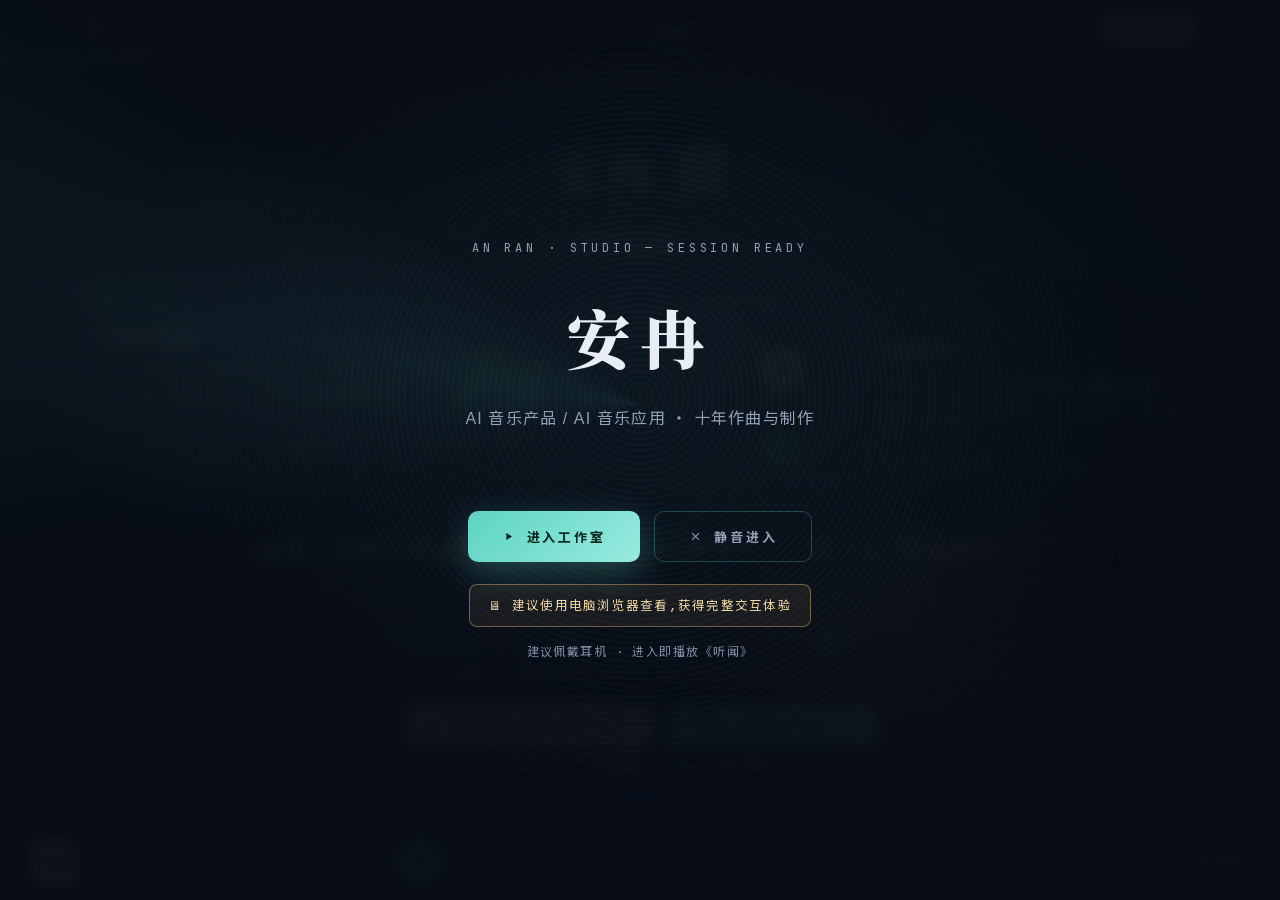
<file: netlify-deploy/index.html>
<!DOCTYPE html>
<html lang="zh-CN">
<head>
<meta charset="UTF-8">
<meta name="viewport" content="width=device-width, initial-scale=1.0, viewport-fit=cover">
<title>安冉 · AI 音乐产品 / 应用 — STUDIO</title>
<meta name="description" content="安冉 — AI × 音乐：十年作曲与制作，商业作品全平台上线，新南威尔士大学信息科技硕士。">
<link rel="icon" type="image/png" sizes="48x48" href="img/favicon-48.png">
<link rel="icon" type="image/png" sizes="32x32" href="img/favicon-32.png">
<link rel="apple-touch-icon" href="img/favicon-180.png">
<!-- 中文/等宽字体已子集化自托管(见 fonts/ 与 build_fonts.py),不依赖 Google Fonts,保证 Mac/Windows/弱网渲染一致且快速 -->
<style>
/* ---- 自托管字体子集(383 汉字 + 拉丁,共 ~625KB)---- */
@font-face{font-family:'Noto Sans SC';font-style:normal;font-weight:400;font-display:swap;src:url(fonts/noto-sans-sc-400.woff2) format('woff2');}
@font-face{font-family:'Noto Sans SC';font-style:normal;font-weight:500;font-display:swap;src:url(fonts/noto-sans-sc-500.woff2) format('woff2');}
@font-face{font-family:'Noto Sans SC';font-style:normal;font-weight:700;font-display:swap;src:url(fonts/noto-sans-sc-700.woff2) format('woff2');}
@font-face{font-family:'Noto Serif SC';font-style:normal;font-weight:600;font-display:swap;src:url(fonts/noto-serif-sc-600.woff2) format('woff2');}
@font-face{font-family:'Noto Serif SC';font-style:normal;font-weight:900;font-display:swap;src:url(fonts/noto-serif-sc-900.woff2) format('woff2');}
@font-face{font-family:'JetBrains Mono';font-style:normal;font-weight:400;font-display:swap;src:url(fonts/jetbrains-mono-400.woff2) format('woff2');}
@font-face{font-family:'JetBrains Mono';font-style:normal;font-weight:600;font-display:swap;src:url(fonts/jetbrains-mono-600.woff2) format('woff2');}
/* ================================================================
   安冉 · STUDIO v2 —— 玄青终端 / DAW 工作区 / 高光提炼版
   ================================================================ */
:root {
  --bg: #0A0F1C; --bg-panel: #0D1424;
  --surface: rgba(140, 190, 255, 0.05);
  --ink: #E8EDF6; --dim: #93A0B5; --faint: #8592A8;
  --acc: #5FD4C4; --acc-hi: #9AEBDF;
  --gold: #E4B96E; --gold-hi: #F2D9A6; --verm: #C6432F;
  --line: rgba(95, 212, 196, 0.28); --line-soft: rgba(95, 212, 196, 0.14);
  --grid: rgba(95, 212, 196, 0.06);
  --mono: 'JetBrains Mono', 'Noto Sans SC', ui-monospace, monospace;
  --serif: 'Noto Serif SC', serif;
  --sans: 'Noto Sans SC', -apple-system, sans-serif;
  --topbar-h: 60px; --transport-h: 78px;
}
* { margin: 0; padding: 0; box-sizing: border-box; }
html { scroll-behavior: smooth; }
body { background: var(--bg); color: var(--ink); font-family: var(--sans); font-size: clamp(15.5px, 1.15vw, 17px); line-height: 1.85; overflow-x: hidden; }
::selection { background: rgba(95,212,196,0.25); }
a { color: var(--acc); text-decoration: none; }

/* ---------------- 背景层 ---------------- */
#flow { position: fixed; inset: 0; z-index: 0; pointer-events: none; }
#dust { position: fixed; inset: 0; z-index: 0; pointer-events: none; }
.nebula { position: fixed; z-index: 0; pointer-events: none; border-radius: 50%; will-change: transform; }
.n1 { width: 64vmax; height: 64vmax; top: -22vmax; right: -18vmax; background: radial-gradient(circle, rgba(95,212,196,0.13) 0%, transparent 65%); }
.n2 { width: 48vmax; height: 48vmax; bottom: -18vmax; left: -14vmax; background: radial-gradient(circle, rgba(228,185,110,0.10) 0%, transparent 65%); }
.grid-bg { position: fixed; inset: 0; z-index: 0; pointer-events: none;
  background-image: linear-gradient(var(--grid) 1px, transparent 1px), linear-gradient(90deg, var(--grid) 1px, transparent 1px);
  background-size: 72px 72px;
  mask-image: radial-gradient(ellipse 95% 85% at 50% 30%, black 25%, transparent 80%);
  -webkit-mask-image: radial-gradient(ellipse 95% 85% at 50% 30%, black 25%, transparent 80%); }

/* ---------------- 顶部工作区切换 ---------------- */
.topbar { position: fixed; top: 0; left: 0; right: 0; z-index: 50; height: var(--topbar-h);
  display: flex; align-items: center; gap: 16px; padding: 0 clamp(14px, 3vw, 30px);
  background: rgba(10, 15, 28, 0.86); backdrop-filter: blur(14px); border-bottom: 1px solid var(--line-soft); }
/* 顶栏底缘的章节进度线 */
.topbar .chap-progress { position: absolute; left: 0; bottom: -1px; height: 2px; width: 0%;
  background: linear-gradient(90deg, var(--acc), var(--gold)); box-shadow: 0 0 10px rgba(95,212,196,0.5); transition: width .5s cubic-bezier(.3,.8,.3,1); }
.brand { font-family: var(--mono); font-size: 13px; letter-spacing: 0.22em; color: var(--dim); white-space: nowrap; }
.brand b { color: var(--ink); font-weight: 600; }
.brand .cursor { display: inline-block; width: 7px; height: 14px; background: var(--acc); vertical-align: -2px; margin-left: 4px; animation: blink 1.2s steps(1) infinite; }
@keyframes blink { 50% { opacity: 0; } }
/* 章节导航:纯文字 + 活动态下划线,去数字去边框,保持克制 */
.tabs { display: flex; gap: clamp(8px, 1.5vw, 20px); margin-left: auto; }
.tabs button { position: relative; font-family: var(--sans); font-size: 13.5px; font-weight: 500; letter-spacing: 0.05em;
  color: var(--dim); background: transparent; border: none; padding: 9px 2px; cursor: pointer;
  white-space: nowrap; transition: color .25s; }
.tabs button:hover { color: var(--ink); }
.tabs button.on { color: var(--acc); }
.tabs button::after { content: ''; position: absolute; left: 50%; right: 50%; bottom: 2px; height: 2px;
  background: var(--acc); border-radius: 1px; transition: left .25s ease, right .25s ease; }
.tabs button.on::after { left: 2px; right: 2px; }

/* ---------------- 幻灯片工作区(桌面 = 一屏一页 slides;移动 = 连续滚动) ---------------- */
.app { position: relative; z-index: 1; }
.ws { min-height: 100vh; padding: calc(var(--topbar-h) + clamp(20px, 4vh, 40px)) clamp(18px, 4.5vw, 56px) calc(var(--transport-h) + 36px);
  max-width: 1240px; margin: 0 auto; scroll-margin-top: calc(var(--topbar-h) + 4px); }
body.slides { overflow: hidden; position: fixed; inset: 0; width: 100%; }
body.slides .ws { display: none; min-height: 0; height: var(--vhpx, 100dvh); max-width: 1320px;
  padding: calc(var(--topbar-h) + 14px) clamp(64px, 6.5vw, 104px) calc(var(--transport-h) + 38px); }
body.slides .ws.active { display: flex; flex-direction: column; justify-content: flex-start; overflow: hidden;
  animation: wsInFwd .7s cubic-bezier(.16,.8,.3,1) both; }
body.slides .ws.center.active > :first-child { margin-top: auto; }
body.slides .ws.center.active > :last-child { margin-bottom: auto; }
body.slides .ws.active.bwd { animation-name: wsInBwd; }
@keyframes wsInFwd {
  0% { opacity: 0; transform: translateX(80px) scale(0.982); filter: blur(8px); }
  46% { opacity: 1; filter: blur(0); }
  100% { transform: none; filter: none; }
}
@keyframes wsInBwd {
  0% { opacity: 0; transform: translateX(-80px) scale(0.982); filter: blur(8px); }
  46% { opacity: 1; filter: blur(0); }
  100% { transform: none; filter: none; }
}
@media (prefers-reduced-motion: reduce) { body.slides .ws.active { animation: none; } }
/* 左右翻页箭头 */
.slide-nav { position: fixed; top: 50%; transform: translateY(-50%); z-index: 60; width: 50px; height: 50px; border-radius: 50%;
  display: grid; place-items: center; background: rgba(13,20,36,0.7); border: 1px solid var(--line); color: var(--acc);
  font-size: 16px; cursor: pointer; backdrop-filter: blur(8px); transition: background .2s, border-color .2s, opacity .3s; }
.slide-nav:hover { background: rgba(95,212,196,0.14); border-color: var(--acc); }
.slide-nav.left { left: 16px; } .slide-nav.right { right: 16px; }
.slide-nav.off { opacity: 0.18; pointer-events: none; }
body:not(.slides) .slide-nav { display: none; }
.top-dl { font-family: var(--mono); font-size: 11px; letter-spacing: 0.12em; font-weight: 700;
  color: #06281F; background: linear-gradient(135deg, var(--gold), var(--gold-hi)); border-radius: 999px;
  padding: 7px 15px; box-shadow: 0 4px 16px rgba(228, 185, 110, 0.25); transition: transform .15s, box-shadow .2s, opacity .25s; }
body:not(.slides) .top-dl { margin-left: auto; }   /* 移动端无导航簇,胶囊自行靠右 */
.top-sep { display: none; width: 1px; height: 16px; background: var(--line); flex-shrink: 0; }
body.slides .top-sep { display: block; }   /* 桌面右簇分隔:导航·页码 │ 下载 */
.top-dl:hover { transform: translateY(-1px); box-shadow: 0 8px 24px rgba(228, 185, 110, 0.4); }
.slide-count { font-family: var(--mono); font-size: 11px; color: var(--faint); letter-spacing: 0.18em; white-space: nowrap; margin-left: 6px; }
body:not(.slides) .slide-count { display: none; }
@media (min-width: 1024px) and (orientation: landscape) {
  .topbar, .player-bar {
    padding-left: var(--gutter, clamp(64px, 6.5vw, 104px));
    padding-right: var(--gutter, clamp(64px, 6.5vw, 104px));
  }
}

/* ---------------- 面板与章节头 ---------------- */
.panel { background: var(--bg-panel); border: 1px solid var(--line-soft); border-radius: 12px; overflow: hidden; margin-bottom: 18px; box-shadow: 0 14px 40px rgba(0, 0, 0, 0.35); }
.panel-h { display: flex; align-items: center; gap: 10px; padding: 9px 16px; border-bottom: 1px solid var(--line-soft);
  background: rgba(95,212,196,0.045); font-family: var(--mono); font-size: 11px; letter-spacing: 0.2em; color: var(--dim); }
.panel-h .dots { display: flex; gap: 5px; margin-right: 4px; }
.panel-h .dots i { width: 7px; height: 7px; border-radius: 50%; background: var(--faint); opacity: .5; }
.panel-h .dots i:first-child { background: var(--verm); opacity: .8; }
.panel-h .dots i:nth-child(2) { background: var(--gold); opacity: .7; }
.panel-h .dots i:last-child { background: var(--acc); opacity: .8; }
.panel-h .right { margin-left: auto; color: var(--dim); letter-spacing: 0.1em; }
.panel-b { padding: clamp(13px, 1.8vw, 17px); }
.sec-head { display: flex; align-items: baseline; gap: 14px; margin: 2px 0 14px; flex-wrap: wrap; }
.sec-head .no { font-family: var(--mono); font-size: 12px; color: var(--acc); letter-spacing: 0.3em; }
.sec-head h2 { font-family: var(--serif); font-weight: 900; font-size: clamp(22px, 2.6vw, 30px); letter-spacing: 0.1em; }
.sec-head .en { font-family: var(--mono); font-size: 11px; color: var(--faint); letter-spacing: 0.32em; }

/* ---------------- 通用 ---------------- */
.chip { display: inline-block; font-family: var(--mono); font-size: 10.5px; letter-spacing: 0.1em; color: var(--acc);
  border: 1px solid var(--line); border-radius: 4px; padding: 2px 9px; }
.chip.gold { color: var(--gold); border-color: rgba(228,185,110,0.4); }
.chip.dimc { color: var(--dim); border-color: rgba(138,150,172,0.35); }
.num { font-family: var(--mono); font-weight: 600; color: var(--acc); }
/* reveal(仅移动端连续滚动使用):默认可见,JS 只给视口下方元素打 .pending,滚入时动画显现 */
.reveal.pending { opacity: 0; transform: translateY(28px); }
.reveal.pending.rl { transform: translateX(-48px); }
.reveal.pending.rr { transform: translateX(48px); }
.reveal.in { opacity: 1; transform: none; transition: opacity .6s ease, transform .7s cubic-bezier(.2,.75,.3,1); }
body.slides .reveal { opacity: 1 !important; transform: none !important; }
@media (prefers-reduced-motion: reduce) { .reveal.pending { opacity: 1; transform: none; } }
.dl-btn { display: inline-flex; align-items: center; gap: 10px; font-family: var(--mono); font-size: 12.5px;
  letter-spacing: 0.1em; font-weight: 600; color: #06281F; background: linear-gradient(135deg, var(--gold), var(--gold-hi));
  border-radius: 8px; padding: 12px 22px; box-shadow: 0 8px 26px rgba(228,185,110,0.25); transition: transform .15s, box-shadow .2s; }
.dl-btn:hover { transform: translateY(-2px); box-shadow: 0 12px 32px rgba(228,185,110,0.35); }
.dl-note { font-family: var(--mono); font-size: 11px; letter-spacing: 0.1em; color: var(--dim); }

/* ================= 通用视觉元件 ================= */
.tagline { display: inline-flex; align-items: center; gap: 10px; font-family: var(--mono); font-size: 11.5px; letter-spacing: 0.2em;
  color: var(--acc); border: 1px solid var(--line); padding: 6px 14px; border-radius: 4px; margin-bottom: 22px; }
.tagline::before { content: ''; width: 6px; height: 6px; background: var(--gold); border-radius: 1px; }
.seal { width: clamp(60px, 5.9vw, 78px); height: auto; flex-shrink: 0; transform: rotate(-6deg);
  border-radius: 9px; box-shadow: 0 8px 22px rgba(0,0,0,0.45), 0 2px 8px rgba(143,70,58,0.4);
  transition: transform .3s ease; }
.seal:hover { transform: rotate(-2deg) scale(1.04); }
.metrics { display: grid; grid-template-columns: repeat(4, 1fr); gap: 14px; margin-top: 28px; }
.metric { border: 1px solid var(--line-soft); border-radius: 10px; padding: 14px 16px; background: var(--surface); }
.metric .v { font-family: var(--mono); font-weight: 600; font-size: clamp(20px, 2vw, 27px); color: var(--acc); }
.metric .v small { font-size: 0.55em; opacity: 0.7; }
.metric .k { margin-top: 4px; font-size: 11.5px; letter-spacing: 0.06em; color: var(--dim); white-space: nowrap; }
.vinyl { position: relative; will-change: transform;   /* 独立合成层:换碟面只重绘唱片自身,防分数缩放下宿主卡片 1px 边框重光栅跳动 */
  width: clamp(190px, 20vw, 270px); height: clamp(190px, 20vw, 270px); border-radius: 50%;
  background: radial-gradient(circle at 50% 50%, rgba(0,0,0,0.55) 0 26%, transparent 26%),
              repeating-radial-gradient(circle at 50% 50%, rgba(18,22,30,0.95) 0 2px, rgba(6,8,12,0.95) 2px 4px);
  box-shadow: 0 0 0 1px var(--line-soft), 0 22px 70px rgba(0,0,0,0.5), 0 0 80px rgba(95,212,196,0.08);
  animation: spin 9s linear infinite; }
.vinyl::after { content: ''; position: absolute; inset: 0; border-radius: 50%;
  background: conic-gradient(from 210deg, transparent 0 70%, rgba(255,255,255,0.09) 78%, transparent 86%); }
.vinyl .label { position: absolute; inset: 0; margin: auto; width: 46%; height: 46%; border-radius: 50%;
  background: radial-gradient(circle, #17303A 0 58%, #10141F 58% 100%); border: 1px solid var(--line);
  display: grid; place-items: center; text-align: center; overflow: hidden;
  box-shadow: 0 0 0 3px rgba(6,8,12,0.9), 0 4px 16px rgba(0,0,0,0.5); }
.vinyl .label img { width: 100%; height: 100%; object-fit: cover; border-radius: 50%; display: block; }
.vinyl .label .t { font-family: var(--serif); font-weight: 600; font-size: clamp(13px, 1.4vw, 17px); color: var(--gold-hi); letter-spacing: 0.18em; }
.vinyl .label::after { content: ''; position: absolute; z-index: 2; width: 9px; height: 9px; border-radius: 50%;
  background: radial-gradient(circle, var(--bg) 0 40%, rgba(10,15,28,0.6) 100%); box-shadow: 0 0 0 2px rgba(6,8,12,0.85), inset 0 0 0 1px var(--line); }
@keyframes spin { to { transform: rotate(360deg); } }
.wave { display: inline-flex; align-items: flex-end; gap: 3px; height: 18px; }
.wave i { width: 3px; background: var(--acc); border-radius: 2px; animation: wv 1.1s ease-in-out infinite; }
@keyframes wv { 0%, 100% { height: 22%; } 50% { height: 100%; } }

/* ================= WS1 机架 ================= */
.rack { display: flex; flex-direction: column; gap: 14px; }
.unit { display: grid; grid-template-columns: 10px 1fr; border: 1px solid var(--line-soft); border-radius: 10px;
  overflow: hidden; background: var(--bg-panel); transition: border-color .2s, transform .2s, box-shadow .2s; }
.unit:hover { border-color: var(--line); transform: translateY(-2px); box-shadow: 0 16px 36px rgba(0,0,0,0.35); }
.unit .rail { background: repeating-linear-gradient(180deg, transparent 0 7px, var(--line-soft) 7px 9px); opacity: .7; }
.unit .body { padding: 16px 20px; }
.unit .head { display: flex; align-items: center; gap: 10px; flex-wrap: wrap; }
.unit .head h3 { font-size: 16px; font-weight: 700; letter-spacing: 0.03em; }
.unit .head .right { margin-left: auto; font-family: var(--mono); font-size: 10.5px; color: var(--faint); letter-spacing: 0.12em; }
.unit p { margin-top: 8px; color: var(--dim); font-size: 13.5px; }
.unit p b { color: var(--ink); font-weight: 600; }
.ws-foot { margin-top: 20px; font-family: var(--mono); font-size: 11px; letter-spacing: 0.12em; color: var(--faint); display: flex; align-items: center; gap: 14px; flex-wrap: wrap; }
.ws-foot a { border-bottom: 1px solid var(--line); padding-bottom: 1px; }

/* ================= WS2 唱片舞台 ================= */
.stage { display: grid; grid-template-columns: minmax(0, 1fr) minmax(0, 1.05fr); gap: clamp(20px, 3.5vw, 48px); align-items: start; }
.player { position: relative; display: grid; place-items: center; padding: 18px 16px 16px; }
.disc-area { position: relative; width: min(100%, 326px); aspect-ratio: 1; display: grid; place-items: center; }
.disc-area .vinyl { width: 82%; height: 82%; animation-play-state: paused; }
.disc-area .vinyl.playing { animation-play-state: running; }
.disc-area .vinyl.swap-out { animation: out .3s ease forwards; }
.disc-area .vinyl.swap-in { animation: inn .34s ease both; }
@keyframes out { to { transform: translateX(-36px) scale(0.94); opacity: 0; } }
@keyframes inn { from { transform: translateX(46px) scale(0.94); opacity: 0; } to { transform: none; opacity: 1; } }
.tonearm { position: absolute; top: -4%; right: -2%; width: 84%; height: 46%; transform-origin: 86% 40%;
  transform: rotate(19deg); transition: transform .7s cubic-bezier(.5, .05, .3, 1); pointer-events: none; z-index: 3;
  filter: drop-shadow(0 4px 10px rgba(0,0,0,0.5)); }
.tonearm.on { transform: rotate(4deg); }
.tonearm svg { width: 100%; height: 100%; overflow: visible; }
.player .now { margin-top: 10px; text-align: center; }
.player .now .t { font-family: var(--serif); font-weight: 900; font-size: clamp(16px, 1.7vw, 19px); letter-spacing: 0.12em; }
.player .now .a { margin-top: 4px; font-family: var(--mono); font-size: 11px; color: var(--dim); letter-spacing: 0.12em; }
.player .ctrl { margin-top: 11px; display: flex; align-items: center; gap: 13px; }
.pbtn { width: 40px; height: 40px; border-radius: 50%; cursor: pointer; border: 1px solid var(--line);
  background: rgba(95,212,196,0.06); color: var(--acc); font-size: 17px; display: grid; place-items: center; transition: background .2s, transform .15s; }
.pbtn:hover { background: rgba(95,212,196,0.14); transform: translateY(-1px); }
.pbtn.main { width: 52px; height: 52px; font-size: 23px; background: var(--acc); color: #06281F; border: none; }
.tracklist { display: flex; flex-direction: column; gap: 8px; }
.track { display: block; border: 1px solid var(--line-soft); border-radius: 10px; background: var(--surface);
  overflow: hidden; transition: border-color .2s, background .2s; }
.track:hover { border-color: var(--line); }
.track.on { border-color: var(--acc); background: rgba(95,212,196,0.08); }
.track-row { display: grid; grid-template-columns: 34px 1fr auto; align-items: center; gap: 12px; padding: 9px 16px; cursor: pointer; }
.track .no { font-family: var(--mono); font-size: 11px; color: var(--faint); }
.track.on .no { color: var(--acc); }
.track .tt { font-weight: 600; font-size: 14.5px; letter-spacing: 0.03em; }
.track .ti { font-size: 12px; color: var(--dim); margin-top: 2px; }
.ti-hi { color: var(--gold-hi); font-weight: 700; }
.track .badges { display: flex; gap: 6px; align-items: center; }
/* 制作阵容(hover 展开 / 触屏点击展开)—— 突出"我担任什么" */
.tc-toggle { font-family: var(--mono); font-size: 10.5px; letter-spacing: 0.05em; color: var(--dim); background: transparent;
  border: 1px solid var(--line-soft); border-radius: 5px; padding: 4px 9px; cursor: pointer; white-space: nowrap; transition: color .2s, border-color .2s; }
.tc-toggle:hover { color: var(--acc); border-color: var(--line); }
.track.open .tc-toggle { color: var(--acc); border-color: var(--line); }
.tc-panel { max-height: 0; overflow: hidden; transition: max-height .4s cubic-bezier(.3,.8,.3,1); border-top: 0 solid var(--line-soft); }
.track.open .tc-panel { max-height: 360px; border-top-width: 1px; }
.tc-head { padding: 12px 16px 7px; font-family: var(--mono); font-size: 10.5px; letter-spacing: 0.08em; color: var(--dim); }
.tc-head b { color: var(--gold); font-weight: 600; }
.tc-grid { padding: 2px 16px 15px; display: grid; grid-template-columns: 1fr 1fr; gap: 5px 20px; }
.tc-row { display: flex; gap: 9px; font-size: 12px; padding: 2px 0; align-items: baseline; }
.tc-row .tc-r { color: var(--faint); font-family: var(--mono); font-size: 10.5px; min-width: 60px; text-align: right; flex-shrink: 0; letter-spacing: 0.02em; }
.tc-row .tc-n { color: var(--dim); }
.tc-row.me .tc-r { color: var(--gold); }
.tc-row.me .tc-n { color: var(--gold-hi); font-weight: 600; }
@media (hover: hover) { .track:hover .tc-panel { max-height: 360px; border-top-width: 1px; } }
.embed-slot { margin-top: 14px; width: 100%; }
.embed-slot iframe { width: 100%; border: 0; border-radius: 8px; background: #0D1424; }
.embed-note { font-family: var(--mono); font-size: 10.5px; color: var(--dim); letter-spacing: 0.1em; margin-top: 10px; text-align: center; }
.seekwrap { width: 100%; margin-top: 12px; }
.seekbar { position: relative; height: 6px; border-radius: 3px; background: rgba(95,212,196,0.14); cursor: pointer; touch-action: none; }
.seek-fill { position: absolute; inset: 0 auto 0 0; width: 0; border-radius: 3px; background: linear-gradient(90deg, var(--acc), var(--gold)); pointer-events: none; }
.seek-knob { position: absolute; top: 50%; left: 0; width: 13px; height: 13px; border-radius: 50%; background: #fff; box-shadow: 0 0 9px rgba(95,212,196,0.7); transform: translate(-50%,-50%); opacity: 0; transition: opacity .2s; pointer-events: none; }
.seekbar:hover .seek-knob, .seekbar.dragging .seek-knob { opacity: 1; }
.seek-time { display: flex; justify-content: space-between; font-family: var(--mono); font-size: 10.5px; color: var(--dim); margin-top: 7px; }
.embed-note a { border-bottom: 1px solid var(--line); padding-bottom: 1px; }
.vstage { display: none; width: 100%; }
.vstage.on { display: block; }
.vstage iframe { width: 100%; aspect-ratio: 16 / 9; border: 0; border-radius: 10px; background: #000; }
.disc-area.hidden { display: none; }
#audioBay { position: fixed; left: -9999px; top: 0; width: 1px; height: 1px; opacity: 0; pointer-events: none; }

/* ---------------- 开机引导页(解决自动播放策略) ---------------- */
.gate { position: fixed; inset: 0; z-index: 100; display: grid; place-items: center; overflow: hidden;
  background: radial-gradient(ellipse 80% 60% at 50% 40%, rgba(95,212,196,0.06), transparent 60%), rgba(8, 12, 22, 0.97);
  backdrop-filter: blur(6px); transition: opacity .5s ease; }
/* 蒙版氛围：隐形巨型黑胶——同心刻纹 + 旋转高光束 + 金色氤氲 */
.gate::before { content: ''; position: absolute; inset: 0; pointer-events: none;
  background:
    radial-gradient(ellipse 36% 28% at 78% 74%, rgba(228, 185, 110, 0.05), transparent 70%),
    repeating-radial-gradient(circle at 50% 44%, rgba(95, 212, 196, 0.032) 0 2px, transparent 2px 6px);
  -webkit-mask-image: radial-gradient(circle at 50% 44%, #000 0 30%, rgba(0, 0, 0, 0.5) 47%, transparent 68%);
  mask-image: radial-gradient(circle at 50% 44%, #000 0 30%, rgba(0, 0, 0, 0.5) 47%, transparent 68%);
  animation: gateBreath 8s ease-in-out infinite alternate; }
.gate::after { content: ''; position: absolute; inset: -12%; pointer-events: none;
  background: conic-gradient(from 0deg at 50% 46%, transparent 0 70%, rgba(95, 212, 196, 0.06) 78%, transparent 86%);
  animation: gateSpin 26s linear infinite; }
@keyframes gateBreath { from { opacity: 0.7; } to { opacity: 1; } }
@keyframes gateSpin { to { transform: rotate(360deg); } }
@media (prefers-reduced-motion: reduce) { .gate::before, .gate::after { animation: none; } }
.gate.off { opacity: 0; pointer-events: none; }
.gate-inner { position: relative; z-index: 2; text-align: center; padding: 24px; }
.gate-brand { font-family: var(--mono); font-size: 12px; letter-spacing: 0.32em; color: var(--dim); }
.gate-name { font-family: var(--serif); font-weight: 900; font-size: clamp(40px, 6vw, 64px); letter-spacing: 0.14em; margin: 18px 0 8px; }
.gate-role { font-size: clamp(13px, 1.4vw, 16px); color: var(--dim); letter-spacing: 0.08em; }
.gate-wave { display: flex; justify-content: center; gap: 4px; align-items: flex-end; height: 26px; margin: 26px 0; }
.gate-wave i { width: 3px; background: var(--acc); border-radius: 2px; animation: wv 1.1s ease-in-out infinite; }
.gate-enter { display: inline-flex; align-items: center; gap: 12px; cursor: pointer;
  font-family: var(--mono); font-size: 13px; letter-spacing: 0.22em; font-weight: 600;
  color: #06281F; background: linear-gradient(135deg, var(--acc), var(--acc-hi));
  border: none; border-radius: 10px; padding: 15px 34px;
  box-shadow: 0 10px 34px rgba(95,212,196,0.3); transition: transform .15s, box-shadow .2s; }
.gate-enter:hover { transform: translateY(-2px); box-shadow: 0 14px 40px rgba(95,212,196,0.4); }
.gate-actions { display: flex; gap: 14px; justify-content: center; flex-wrap: wrap; }
.gate-enter.ghost { background: transparent; color: var(--dim); border: 1px solid var(--line); box-shadow: none; }
.gate-enter.ghost:hover { color: var(--ink); border-color: var(--acc); box-shadow: none; }
.gate-device { margin-top: 22px; display: inline-block; font-family: var(--mono); font-size: 12.5px; letter-spacing: 0.1em;
  color: var(--gold-hi); border: 1px solid rgba(228, 185, 110, 0.45); background: rgba(228, 185, 110, 0.08);
  border-radius: 8px; padding: 9px 18px; }
.gate-hint { margin-top: 14px; font-family: var(--mono); font-size: 12px; letter-spacing: 0.12em; color: var(--faint); opacity: .95; }
/* ===== 蒙版停留时:仅名字周期性刺啦故障 ===== */
.gate .glitchfx { position: absolute; inset: 0; z-index: 5; pointer-events: none; opacity: 0.22;
  background: repeating-linear-gradient(0deg, rgba(0,0,0,0.18) 0 1px, transparent 1px 3px); mix-blend-mode: overlay; }
.gate-name { animation: nameGlitch 3.4s infinite steps(1); }
@keyframes nameGlitch {
  0%,72%,100% { text-shadow: none; clip-path: inset(0); transform: none; }
  74% { text-shadow: -4px 0 #ff2d5e, 4px 0 #2de9ff; clip-path: inset(28% 0 46% 0); transform: translateX(-2px); }
  75.5% { text-shadow: 5px 0 #ff2d5e, -5px 0 #2de9ff; clip-path: inset(60% 0 10% 0); transform: translateX(3px); }
  77% { text-shadow: -3px 0 #ff2d5e, 3px 0 #2de9ff; clip-path: inset(0); transform: none; }
  79% { text-shadow: none; }
  86% { text-shadow: -3px 0 #ff2d5e, 3px 0 #2de9ff; clip-path: inset(12% 0 66% 0); }
  87.5% { clip-path: inset(0); text-shadow: none; }
}
@media (prefers-reduced-motion: reduce) { .gate-name { animation: none !important; } }
body.gated { overflow: hidden; }
.credit-note { margin-top: 10px; font-family: var(--mono); font-size: 11px; color: var(--faint); letter-spacing: 0.08em; line-height: 1.65; }
.credit-note b { color: var(--dim); font-weight: 400; }

/* ================= WS3 履历 ================= */
.grid2 { display: grid; grid-template-columns: 1fr 1fr; gap: 18px; }
.edu-line { display: flex; align-items: baseline; gap: 12px; flex-wrap: wrap; margin-bottom: 12px; }
.edu-line .school { font-family: var(--serif); font-weight: 900; font-size: 17px; letter-spacing: 0.05em; }
.edu-line .right { margin-left: auto; font-family: var(--mono); font-size: 11px; color: var(--faint); }
.award { display: flex; align-items: baseline; gap: 10px; margin-bottom: 10px; color: var(--dim); font-size: 13.5px; }
.award .medal { font-family: var(--mono); font-size: 11px; color: var(--gold); border: 1px solid rgba(228,185,110,0.4); border-radius: 4px; padding: 1px 8px; white-space: nowrap; }
.skill-cloud { display: flex; gap: 8px; flex-wrap: wrap; }
.skill-cloud .chip { font-size: 11.5px; padding: 5px 12px; }
.contact-row { display: flex; gap: 12px; flex-wrap: wrap; margin-top: 6px; }
.contact-row a, .contact-row span { font-family: var(--mono); font-size: 12px; letter-spacing: 0.06em;
  border: 1px solid var(--line-soft); border-radius: 6px; padding: 8px 14px; color: var(--ink); }
.contact-row a:hover { border-color: var(--acc); }

/* ---------------- 常驻音乐播放器(底部) ---------------- */
.player-bar { position: fixed; left: 0; right: 0; bottom: 0; z-index: 50;
  height: calc(var(--transport-h) + env(safe-area-inset-bottom, 0px));
  padding-bottom: env(safe-area-inset-bottom, 0px); transform: translateZ(0);
  display: flex; align-items: center; gap: clamp(12px, 1.8vw, 22px); padding-left: clamp(14px, 3vw, 30px); padding-right: clamp(14px, 3vw, 30px);
  background: rgba(9, 13, 24, 0.94); backdrop-filter: blur(16px); border-top: 1px solid var(--line); }
.pb-cover { width: 50px; height: 50px; border-radius: 9px; object-fit: cover; flex-shrink: 0;
  box-shadow: 0 5px 16px rgba(0,0,0,0.5), 0 0 0 1px var(--line-soft); }
.pb-meta { min-width: 0; flex: 0 1 auto; max-width: 220px; display: flex; flex-direction: column; gap: 3px; overflow: hidden; }
.pb-title-row { display: flex; align-items: center; gap: 9px; min-width: 0; max-width: 100%; }
.pb-eq { display: inline-flex; align-items: flex-end; gap: 2px; height: 12px; flex-shrink: 0; }
.pb-eq i { width: 2.5px; background: var(--acc); border-radius: 1px; height: 30%; }
.player-bar.playing .pb-eq i { animation: wv 1s ease-in-out infinite; }
.player-bar.playing .pb-eq i:nth-child(2){ animation-delay: .2s } .player-bar.playing .pb-eq i:nth-child(3){ animation-delay: .4s } .player-bar.playing .pb-eq i:nth-child(4){ animation-delay: .1s }
.pb-title { font-family: var(--serif); font-weight: 600; font-size: clamp(15px, 1.4vw, 18px); letter-spacing: .05em; color: var(--ink); white-space: nowrap; overflow: hidden; text-overflow: ellipsis; }
.pb-role { font-family: var(--mono); font-size: 11px; letter-spacing: .06em; color: var(--dim); white-space: nowrap; overflow: hidden; text-overflow: ellipsis; }
.pb-role b { color: var(--acc); font-weight: 600; }
.pb-role b.gold { color: var(--gold); }
.pb-ctrl { display: flex; align-items: center; gap: 11px; flex-shrink: 0; }
.icon { width: 1em; height: 1em; display: block; fill: currentColor; }
.pp-toggle .i-pause { display: none; }
.pp-toggle.playing .i-play { display: none; }
.pp-toggle.playing .i-pause { display: block; }
.pb-btn { width: 40px; height: 40px; border-radius: 50%; cursor: pointer; border: 1px solid var(--line-soft);
  background: rgba(95,212,196,0.05); color: var(--dim); display: grid; place-items: center; font-size: 17px;
  transition: color .2s, border-color .2s, background .2s, transform .15s; }
.pb-btn:hover { color: var(--acc); border-color: var(--line); transform: translateY(-1px); }
.pb-btn.main { width: 50px; height: 50px; font-size: 23px; background: var(--acc); color: #06281F; border: none; }
.pb-btn.main:hover { background: var(--acc-hi); color: #06281F; }
.pb-seek { flex: 1; min-width: 70px; display: flex; align-items: center; gap: 10px; }
.pb-time { font-family: var(--mono); font-size: 10.5px; color: var(--dim); white-space: nowrap; }
.pb-track { position: relative; flex: 1; height: 6px; border-radius: 3px; background: rgba(95,212,196,0.14); cursor: pointer; touch-action: none; }
.pb-fill { position: absolute; inset: 0 auto 0 0; width: 0; border-radius: 3px; background: linear-gradient(90deg, var(--acc), var(--gold)); pointer-events: none; }
.pb-knob { position: absolute; top: 50%; left: 0; width: 13px; height: 13px; border-radius: 50%; background: #fff;
  box-shadow: 0 0 9px rgba(95,212,196,0.7); transform: translate(-50%,-50%); opacity: 0; transition: opacity .2s; pointer-events: none; }
.pb-track:hover .pb-knob, .pb-track.dragging .pb-knob { opacity: 1; }
.pb-vol { display: none; align-items: center; gap: 8px; flex-shrink: 0; }
body.slides .pb-vol { display: flex; }   /* 音量控制仅 web 端 */
.pb-vol-ico { width: 30px; height: 30px; display: grid; place-items: center; background: transparent; border: none;
  color: var(--dim); cursor: pointer; transition: color .2s; }
.pb-vol-ico:hover { color: var(--acc); }
.pb-vol-ico .icon { font-size: 17px; }
.pb-vol-ico .i-voff { display: none; }
.pb-vol.muted .i-von { display: none; }
.pb-vol.muted .i-voff { display: block; }
.pb-vol .vol-track { flex: 0 0 84px; }
.pb-orn { flex-shrink: 0; width: 40px; height: 40px; display: flex; align-items: center; justify-content: center; gap: 3px; opacity: 0.8; }
.pb-orn i { width: 3px; height: 8px; border-radius: 1.5px; background: linear-gradient(var(--gold-hi), var(--gold)); transition: height .3s; }
.player-bar.playing .pb-orn i { animation: wv 1.05s ease-in-out infinite; height: 16px; }
.player-bar.playing .pb-orn i:nth-child(2) { animation-delay: .18s; }
.player-bar.playing .pb-orn i:nth-child(3) { animation-delay: .36s; }
.player-bar.playing .pb-orn i:nth-child(4) { animation-delay: .09s; }


/* ================= 数据可视化 · AI LAB / CREDENTIALS ================= */
/* 环形准确率表 */
.gauge { position: relative; width: clamp(84px, 8vw, 104px); aspect-ratio: 1; flex-shrink: 0; }
.gauge svg { width: 100%; height: 100%; transform: rotate(-90deg); }
.gauge .g-track { fill: none; stroke: var(--line-soft); stroke-width: 7; }
.gauge .g-fill { fill: none; stroke: url(#gaugeGrad); stroke-width: 7; stroke-linecap: round;
  stroke-dasharray: 264; stroke-dashoffset: 264; transition: stroke-dashoffset 1.5s cubic-bezier(.2,.7,.25,1); }
.gauge .g-val { position: absolute; inset: 0; display: grid; place-items: center; line-height: 1; }
.gauge .g-val b { font-family: var(--mono); font-weight: 700; font-size: 21px; color: var(--acc-hi); line-height: 1; letter-spacing: 0; }
.gauge .g-val b i { font-style: normal; font-size: 0.55em; opacity: .85; margin-left: 1px; }
.gauge.gold .g-fill { stroke: var(--gold); }
.gauge.gold .g-val b { color: var(--gold-hi); }
.gauge.mini-g { width: 58px; }
.gauge.mini-g .g-val b { font-size: 15px; line-height: 1; transform: translateY(-2px); }
/* 环形表 + 下方说明 */
.gauge-item { display: flex; flex-direction: column; align-items: center; gap: 9px; }
.gauge-cap { font-family: var(--mono); font-size: 10.5px; letter-spacing: .06em; color: var(--dim); white-space: nowrap; }

/* 模型对比条形 */
.bench { display: flex; flex-direction: column; gap: 13px; justify-content: center; height: 100%; }
.bench-cap { font-family: var(--mono); font-size: 10.5px; letter-spacing: .18em; color: var(--dim); margin-bottom: 2px; }
.bench-row { display: grid; grid-template-columns: 88px 1fr 42px; align-items: center; gap: 10px; }
.bench-row .bl { font-family: var(--mono); font-size: 10.5px; color: var(--dim); letter-spacing: .02em; white-space: nowrap; }
.bench-row .bt { height: 9px; border-radius: 5px; background: rgba(95,212,196,0.1); overflow: hidden; }
.bench-row .bf { height: 100%; width: 0; border-radius: 5px; background: linear-gradient(90deg, rgba(95,212,196,0.45), var(--acc)); transition: width 1.3s cubic-bezier(.2,.7,.25,1); }
.bench-row .bv { font-family: var(--mono); font-size: 11px; color: var(--acc); text-align: right; }
.bench-row.best .bf { background: linear-gradient(90deg, var(--gold), var(--gold-hi)); box-shadow: 0 0 12px rgba(228,185,110,0.4); }
.bench-row.best .bl, .bench-row.best .bv { color: var(--gold-hi); }
.bench-row.best .bl::after { content: ' ★'; color: var(--gold); }

/* 旗舰项目卡 */
.flagship { position: relative; background: var(--bg-panel); border: 1px solid var(--line); border-radius: 14px;
  overflow: hidden; box-shadow: 0 18px 48px rgba(0,0,0,0.4); margin-bottom: 20px; }
.flagship::before { content: ''; position: absolute; inset: 0; pointer-events: none;
  background: radial-gradient(ellipse 60% 80% at 100% 0%, rgba(95,212,196,0.08), transparent 60%); }
.flag-head { display: flex; align-items: center; gap: 12px; padding: 12px 20px; border-bottom: 1px solid var(--line-soft);
  background: rgba(95,212,196,0.05); font-family: var(--mono); font-size: 11px; letter-spacing: .16em; color: var(--dim); flex-wrap: wrap; }
.flag-head .tag-flag { color: #06281F; background: var(--acc); font-weight: 600; padding: 3px 10px; border-radius: 4px; letter-spacing: .12em; }
.flag-head .fname { color: var(--ink); font-family: var(--sans); font-weight: 700; font-size: 15px; letter-spacing: .02em; }
.flag-head .fstack { margin-left: auto; color: var(--dim); }
.flag-body { display: grid; grid-template-columns: 1fr 1.15fr; gap: clamp(20px,2.8vw,40px); padding: 30px 28px; position: relative; }
.flag-left { display: flex; flex-direction: column; gap: 22px; justify-content: center; }
.flag-left p { color: var(--dim); font-size: 13.5px; line-height: 1.9; }
.flag-left p b { color: var(--ink); font-weight: 600; }
.flag-gauges { display: flex; gap: 20px; align-items: center; }
.flag-gauges3 { display: flex; gap: clamp(10px,2vw,26px); align-items: center; justify-content: space-around; flex-wrap: wrap; }
.flag-right { display: flex; flex-direction: column; justify-content: center; gap: 14px; }
.flag-right .bench-cap { text-align: center; }
.method-set { display: flex; flex-direction: column; gap: 10px; }
.method-cap { font-family: var(--mono); font-size: 10.5px; letter-spacing: .16em; color: var(--dim); }
.method-chips { display: flex; flex-direction: column; gap: 8px; align-items: flex-start; }
.method-chips .chip { font-size: 11.5px; padding: 5px 12px; }

/* 支撑项目 mini 卡 */
.mini-grid { display: grid; grid-template-columns: repeat(3, 1fr); gap: 16px; }
.mini { position: relative; background: var(--bg-panel); border: 1px solid var(--line-soft); border-radius: 12px;
  padding: 22px 20px; transition: border-color .2s, transform .2s, box-shadow .2s; display: flex; flex-direction: column; gap: 15px; }
.mini:hover { border-color: var(--line); transform: translateY(-3px); box-shadow: 0 16px 36px rgba(0,0,0,0.35); }
.mini .mh { display: flex; align-items: flex-start; justify-content: space-between; gap: 10px; }
.mini h4 { font-size: 14.5px; font-weight: 700; letter-spacing: .02em; line-height: 1.4; }
.mini .mtag { font-family: var(--mono); font-size: 10px; color: var(--dim); letter-spacing: .08em; margin-top: 5px; line-height: 1.5; }
.mini p { color: var(--dim); font-size: 12.5px; line-height: 1.85; }
.mini p b { color: var(--ink); font-weight: 600; }
.mini .mviz { display: flex; align-items: center; gap: 14px; }
/* 实验矩阵 */
.matrix { display: grid; grid-template-columns: repeat(4, 1fr); gap: 4px; width: 76px; flex-shrink: 0; }
.matrix i { aspect-ratio: 1; border-radius: 2px; background: rgba(95,212,196,0.13); transition: background .4s, transform .4s; }
.matrix.in i { background: var(--acc); }
.matrix.in i:nth-child(3n) { background: rgba(95,212,196,0.4); }
.mini .mcap { font-family: var(--mono); font-size: 10.5px; color: var(--dim); letter-spacing: .04em; line-height: 1.7; }
.mini .mcap b { color: var(--acc); font-weight: 600; }
/* Suno 波形 */
.mwave { display: flex; align-items: flex-end; gap: 3px; height: 40px; }
.mwave i { width: 4px; border-radius: 2px; background: linear-gradient(var(--gold-hi), var(--gold)); }

/* ================= AI 项目 · 统一「职责 + 成果」项目卡 ================= */
.lab-intro { max-width: 780px; margin: 2px 0 22px; color: var(--dim); font-size: clamp(14px, 1.4vw, 16px); line-height: 1.9; }
.lab-intro b { color: var(--acc-hi); font-weight: 600; }
.proj { position: relative; background: var(--bg-panel); border: 1px solid var(--line-soft); border-radius: 14px; overflow: hidden; margin-bottom: 20px; box-shadow: 0 14px 40px rgba(0,0,0,0.32); }
.proj.flag { border-color: var(--line); box-shadow: 0 20px 52px rgba(0,0,0,0.42); }
.proj.flag::before { content: ''; position: absolute; inset: 0; pointer-events: none; background: radial-gradient(ellipse 55% 70% at 100% 0%, rgba(95,212,196,0.09), transparent 60%); }
.proj-h { position: relative; display: flex; align-items: center; gap: 12px; padding: 15px 24px; border-bottom: 1px solid var(--line-soft); background: rgba(95,212,196,0.05); flex-wrap: wrap; }
.proj-h .pno { font-family: var(--mono); font-size: 12px; letter-spacing: 0.24em; color: var(--acc); }
.proj-h .ptag { color: #06281F; background: var(--acc); font-weight: 600; font-family: var(--mono); font-size: 10.5px; padding: 3px 10px; border-radius: 4px; letter-spacing: 0.12em; }
.proj-h .pname { font-family: var(--serif); font-weight: 900; font-size: clamp(17px, 2vw, 23px); letter-spacing: 0.04em; }
.proj-h .pstack { margin-left: auto; font-family: var(--mono); font-size: 10.5px; color: var(--dim); letter-spacing: 0.05em; }
.proj-lead { position: relative; padding: 20px 24px 2px; color: var(--ink); font-size: clamp(14px, 1.4vw, 16px); line-height: 1.85; }
.proj-lead b { color: var(--acc-hi); font-weight: 600; }
.proj-body { position: relative; display: grid; grid-template-columns: 1fr 1fr; gap: clamp(18px, 2.6vw, 40px); padding: 20px 24px 26px; align-items: start; }
.proj-body.wide { grid-template-columns: 1fr 1.12fr; }
.col-cap { font-family: var(--mono); font-size: 11px; letter-spacing: 0.18em; color: var(--dim); margin-bottom: 14px; display: flex; align-items: center; gap: 9px; }
.col-cap svg { width: 15px; height: 15px; color: var(--acc); flex-shrink: 0; }
.col-cap.gold svg { color: var(--gold); }
.did-list { display: flex; flex-direction: column; gap: 12px; }
.did-list li { list-style: none; position: relative; padding-left: 22px; color: var(--dim); font-size: 13.8px; line-height: 1.72; }
.did-list li::before { content: '▹'; position: absolute; left: 0; top: -1px; color: var(--acc); font-size: 13px; }
.did-list li b { color: var(--ink); font-weight: 600; }
.res-list { display: flex; flex-direction: column; gap: 11px; }
.res-item { display: flex; gap: 14px; align-items: center; padding: 13px 16px; border: 1px solid var(--line-soft); border-radius: 11px; background: var(--surface); }
.res-item .rtx { min-width: 0; }
.res-item .rk { font-family: var(--mono); font-size: 10.5px; letter-spacing: 0.1em; color: var(--faint); }
.res-item .rt { color: var(--dim); font-size: 13px; line-height: 1.65; margin-top: 2px; }
.res-item .rt b { color: var(--ink); font-weight: 600; }
.res-gauges { display: flex; gap: clamp(10px, 2vw, 22px); align-items: center; justify-content: space-around; flex-wrap: wrap; margin-bottom: 4px; }
/* 遥感:模型 × 骨干网络对比矩阵 */
.grid-compare { display: flex; flex-direction: column; gap: 9px; }
.gc-row { display: grid; grid-template-columns: 92px 1fr; align-items: center; gap: 10px; }
.gc-lbl { font-family: var(--mono); font-size: 10.5px; color: var(--dim); letter-spacing: 0.02em; }
.gc-cells { display: flex; gap: 5px; }
.gc-cells i { flex: 1; height: 12px; border-radius: 2px; background: rgba(95,212,196,0.14); transition: background .5s; }
.grid-compare.in .gc-cells i { background: rgba(95,212,196,0.42); }
.grid-compare.in .gc-cells i:nth-child(4n) { background: var(--acc); }
.gc-legend { font-family: var(--mono); font-size: 10px; color: var(--faint); letter-spacing: 0.04em; margin-top: 4px; }

/* ================= 交汇 · CONVERGENCE ================= */
.fusion-hero { text-align: center; max-width: none; margin: 0 auto 12px; }
.fusion-hero .fh-eyebrow { font-family: var(--mono); font-size: 12px; letter-spacing: 0.28em; color: var(--acc); margin-bottom: 14px; }
.fusion-hero .fh-line { font-family: var(--serif); font-weight: 900; font-size: clamp(15px, 1.85vw, 23px); line-height: 1.5; letter-spacing: 0.02em; }
body.slides .fusion-hero .fh-line { white-space: nowrap; }
.fusion-hero .fh-line .a { color: var(--acc); } .fusion-hero .fh-line .g { color: var(--gold); }
.fusion-hero .fh-sub { margin-top: 12px; color: var(--dim); font-size: clamp(13px, 1.3vw, 15px); line-height: 1.9; }
.converge { display: grid; grid-template-columns: 1fr 52px 1fr; gap: clamp(12px, 2vw, 22px); align-items: stretch; margin-bottom: 12px; }
.cv-side { border: 1px solid var(--line-soft); border-radius: 14px; padding: clamp(15px, 1.55vw, 18px); background: var(--bg-panel); position: relative; overflow: hidden; }
.cv-side.ai { border-color: rgba(95,212,196,0.32); }
.cv-side.ai::before { content: ''; position: absolute; inset: 0; pointer-events: none; background: radial-gradient(ellipse 70% 60% at 0% 0%, rgba(95,212,196,0.08), transparent 60%); }
.cv-side.music { border-color: rgba(228,185,110,0.32); }
.cv-side.music::before { content: ''; position: absolute; inset: 0; pointer-events: none; background: radial-gradient(ellipse 70% 60% at 100% 0%, rgba(228,185,110,0.08), transparent 60%); }
.cv-side .cv-cap { position: relative; font-family: var(--mono); font-size: 10.5px; letter-spacing: 0.16em; margin-bottom: 8px; }
.cv-side.ai .cv-cap { color: var(--acc); } .cv-side.music .cv-cap { color: var(--gold); }
.cv-side h4 { position: relative; font-family: var(--serif); font-weight: 900; font-size: clamp(15px, 1.7vw, 18.5px); margin-bottom: 8px; letter-spacing: 0.03em; }
.cv-side p { position: relative; color: var(--dim); font-size: 12.8px; line-height: 1.75; }
.cv-side p b { color: var(--ink); font-weight: 600; }
.cv-facts { position: relative; margin-top: 11px; display: flex; flex-wrap: wrap; gap: 6px; }
.cv-mid { display: grid; place-items: center; }
.cv-mid .plus { font-family: var(--serif); font-weight: 900; font-size: clamp(26px, 3vw, 40px); color: var(--ink); opacity: .5; }
.fusion-eq { text-align: center; padding: 4px 0 0; margin-bottom: 0; }
.sub-divide { display: flex; align-items: center; gap: 16px; margin: clamp(14px, 2.2vh, 22px) 0 clamp(10px, 1.6vh, 14px);
  font-family: var(--mono); font-size: 10.5px; letter-spacing: 0.24em; color: var(--dim); white-space: nowrap; }
.sub-divide::before, .sub-divide::after { content: ''; flex: 1; height: 1px; background: var(--line-soft); }
.fusion-eq .eq-line { font-family: var(--serif); font-weight: 900; font-size: clamp(16px, 1.9vw, 22px); line-height: 1.5; letter-spacing: 0.03em; }
.fusion-eq .eq-line .a { color: var(--acc); } .fusion-eq .eq-line .g { color: var(--gold); }
.fusion-eq .eq-sub { margin-top: 7px; color: var(--dim); font-size: clamp(12.5px, 1.2vw, 14px); line-height: 1.8; max-width: 720px; margin-left: auto; margin-right: auto; }
/* AI 音乐实践 + 岗位契合 */
.fit-grid { display: grid; grid-template-columns: 1fr 1fr; gap: 18px; }
.fit-card { border: 1px solid var(--line-soft); border-radius: 13px; padding: 16px 18px; background: var(--bg-panel); }
.fit-card .fc-cap { font-family: var(--mono); font-size: 10.5px; letter-spacing: 0.16em; color: var(--dim); margin-bottom: 7px; }
.fit-card h4 { font-family: var(--serif); font-weight: 900; font-size: 15.5px; letter-spacing: 0.03em; margin-bottom: 7px; }
.fit-card p { color: var(--dim); font-size: 12.8px; line-height: 1.75; }
.fit-card p b { color: var(--ink); font-weight: 600; }
.fit-card .mwave { margin-top: 10px; height: 24px; }
.fit-list { list-style: none; margin-top: 2px; display: flex; flex-direction: column; gap: 8px; }
.fit-list li { position: relative; padding-left: 20px; color: var(--dim); font-size: 12.5px; line-height: 1.7; }
.fit-list li::before { content: '✦'; position: absolute; left: 0; color: var(--gold); font-size: 11px; top: 1px; }
.fit-list li b { color: var(--ink); font-weight: 600; }

/* ---- 履历(slides:两列等高、底沿对齐) ---- */
body.slides #ws6 .cred-grid { flex: 1; min-height: 0; align-items: stretch; margin-bottom: 36px; }   /* 底部让位右下继续胶囊 */
body.slides #ws6 .cred-col { display: flex; flex-direction: column; }
body.slides #ws6 .cred-col .panel { margin-bottom: 0; display: flex; flex-direction: column; }
body.slides #ws6 .cred-col .panel:last-child { flex: 1; }
body.slides #ws6 .panel-b { flex: 1; display: flex; flex-direction: column; justify-content: space-evenly; }
body.slides #ws6 .skillset { flex: 1; justify-content: center; gap: clamp(11px, 1.8vh, 17px); }
/* ---- 履历 ---- */
.cred-grid { display: grid; grid-template-columns: 1fr 1.05fr; gap: 12px; align-items: start; }
.cred-col { display: flex; flex-direction: column; gap: 14px; }
/* 教育时间线 */
.timeline { position: relative; padding-left: 24px; }
.timeline::before { content: ''; position: absolute; left: 6px; top: 8px; bottom: 8px; width: 2px;
  background: linear-gradient(var(--acc), var(--line-soft)); }
.tl-item { position: relative; padding-bottom: 14px; }
.tl-item:last-child { padding-bottom: 2px; }
.tl-item::before { content: ''; position: absolute; left: -24px; top: 3px; width: 14px; height: 14px; border-radius: 50%;
  background: var(--bg-panel); border: 2px solid var(--acc); box-shadow: 0 0 0 4px rgba(95,212,196,0.1); }
.tl-item.cur::before { background: var(--acc); box-shadow: 0 0 0 4px rgba(95,212,196,0.18), 0 0 14px rgba(95,212,196,0.5); }
.tl-top { display: flex; align-items: baseline; gap: 10px; flex-wrap: wrap; }
.tl-school { font-family: var(--serif); font-weight: 900; font-size: 16.5px; letter-spacing: .04em; }
.tl-when { margin-left: auto; font-family: var(--mono); font-size: 10.5px; color: var(--dim); }
.tl-tags { margin-top: 7px; display: flex; gap: 6px; flex-wrap: wrap; }
/* 能力雷达 */
.radar-panel { display: flex; flex-direction: column; align-items: center; }
.radar { width: 100%; max-width: 280px; aspect-ratio: 1 / 1.02; }
.radar .rgrid { fill: none; stroke: var(--line-soft); }
.radar .raxis { stroke: rgba(95,212,196,0.12); stroke-width: 1; }
.radar .rshape { fill: rgba(95,212,196,0.16); stroke: var(--acc); stroke-width: 2; stroke-linejoin: round;
  transform: scale(0); transform-origin: 100px 100px; transition: transform 1.1s cubic-bezier(.2,.8,.25,1); }
.radar.in .rshape { transform: scale(1); }
.radar .rpt { fill: var(--gold); opacity: 0; transition: opacity .5s .6s; }
.radar.in .rpt { opacity: 1; }
.radar .rlabel { font-family: var(--sans); font-size: 10.5px; font-weight: 600; fill: var(--ink); }
.radar-legend { margin-top: 8px; font-family: var(--mono); font-size: 10.5px; letter-spacing: .04em; color: var(--dim); text-align: center; line-height: 2; }
.radar-legend b { color: var(--acc); font-weight: 400; }
/* 奖牌 */
.medal-card { display: flex; align-items: center; gap: 12px; padding: 10px 13px; border: 1px solid var(--line-soft);
  border-radius: 11px; background: var(--surface); margin-bottom: 10px; transition: border-color .2s, transform .15s; }
.medal-card:last-child { margin-bottom: 0; }
.medal-card:hover { border-color: rgba(228,185,110,0.4); transform: translateX(3px); }
.medal-badge { width: 40px; height: 40px; border-radius: 50%; display: grid; place-items: center; flex-shrink: 0;
  font-family: var(--mono); font-weight: 700; font-size: 12px; background: rgba(228,185,110,0.12);
  color: var(--gold); border: 1px solid rgba(228,185,110,0.45); }
.medal-badge.rank1 { background: rgba(228,185,110,0.2); box-shadow: 0 0 16px rgba(228,185,110,0.3); }
.medal-txt .mt { font-weight: 600; font-size: 14px; letter-spacing: .02em; }
.medal-txt .ms { font-size: 12px; color: var(--dim); margin-top: 2px; }
/* 联系 CTA */
.contact-cta { display: flex; gap: 10px; flex-wrap: wrap; align-items: stretch; }
.contact-cta a, .contact-cta span { display: inline-flex; align-items: center; gap: 8px; white-space: nowrap;
  font-family: var(--mono); font-size: 12px; letter-spacing: .02em; color: var(--ink);
  border: 1px solid var(--line-soft); border-radius: 10px; padding: 12px 15px; transition: border-color .2s, background .2s; }
.contact-cta a:hover { border-color: var(--acc); background: rgba(95,212,196,0.06); }
.contact-cta .pdf { flex: 1 1 150px; justify-content: center; color: #06281F; background: linear-gradient(135deg, var(--gold), var(--gold-hi)); border: none; font-weight: 600; transition: transform .15s, box-shadow .2s; }
.contact-cta .pdf:hover { transform: translateY(-2px); box-shadow: 0 12px 32px rgba(228,185,110,0.35); background: linear-gradient(135deg, var(--gold-hi), var(--gold)); color: #06281F; border: none; }

/* 技能分组(替代雷达图,按岗位相关度 + 证据) */
.skillset { display: flex; flex-direction: column; gap: 12px; }
.skgroup { position: relative; }
.skg-head { display: flex; align-items: baseline; gap: 10px; margin-bottom: 11px; flex-wrap: wrap; }
.skg-name { font-weight: 700; font-size: 14px; letter-spacing: 0.02em; }
.skg-lvl { font-family: var(--mono); font-size: 10.5px; letter-spacing: 0.1em; color: var(--acc); border: 1px solid var(--line); border-radius: 4px; padding: 2px 8px; }
.skg-lvl.gold { color: var(--gold); border-color: rgba(228,185,110,0.4); }
.skg-lvl.dim { color: var(--faint); border-color: var(--line-soft); }
.skg-chips { display: flex; flex-wrap: wrap; gap: 7px; }
.skg-use { margin-top: 9px; font-size: 12px; color: var(--dim); line-height: 1.65; padding-left: 15px; position: relative; }
.skg-use::before { content: '→'; position: absolute; left: 0; color: var(--acc); }
.skg-use b { color: var(--ink); font-weight: 600; }
.skg-div { height: 1px; background: var(--line-soft); margin: 1px 0; }

/* 故事结尾 */
.ending { margin: clamp(44px, 7vh, 82px) auto 8px; max-width: 840px; text-align: center; }
.ending::before { content: ''; display: block; width: 1px; height: clamp(36px, 5vh, 60px); margin: 0 auto 30px; background: linear-gradient(var(--gold), transparent); }
.ending .end-eyebrow { font-family: var(--mono); font-size: 11.5px; letter-spacing: 0.26em; color: var(--gold); margin-bottom: 20px; }
.ending .end-line { font-family: var(--serif); font-weight: 900; font-size: clamp(24px, 3.3vw, 42px); line-height: 1.42; letter-spacing: 0.03em; }
.ending .end-line .a { color: var(--acc); } .ending .end-line .g { color: var(--gold); }
.ending .end-sub { margin-top: 18px; color: var(--dim); font-size: clamp(14px, 1.4vw, 16.5px); line-height: 1.95; }
.ending .end-sub b { color: var(--ink); font-weight: 600; }
.ending .end-cta { margin-top: 30px; display: flex; gap: 14px; justify-content: center; flex-wrap: wrap; }
.ending .end-cta a, .ending .end-cta button { display: inline-flex; align-items: center; gap: 10px; font-family: var(--mono); font-size: 13px; letter-spacing: 0.06em; font-weight: 600; padding: 15px 26px; border-radius: 12px; color: var(--ink); }
.ending .end-cta .primary { color: #06281F; background: linear-gradient(135deg, var(--gold), var(--gold-hi)); box-shadow: 0 10px 30px rgba(228,185,110,0.28); transition: transform .2s, box-shadow .2s; }
.ending .end-cta .primary:hover { transform: translateY(-2px); box-shadow: 0 14px 38px rgba(228,185,110,0.4); }
.ending .end-cta .ghost { color: var(--ink); border: 1px solid var(--line); background: transparent; cursor: pointer; transition: border-color .2s, background .2s; }
.copyable { position: relative; user-select: text; -webkit-user-select: text; }
.copyable .cp-tip { position: absolute; left: 50%; top: -30px; transform: translateX(-50%); white-space: nowrap;
  font-size: 10px; letter-spacing: 0.08em; color: var(--acc); background: rgba(13, 20, 36, 0.92); border: 1px solid var(--line);
  border-radius: 6px; padding: 3px 9px; opacity: 0; pointer-events: none; transition: opacity .2s; }
.copyable:hover .cp-tip { opacity: 1; }
.copyable.copied .cp-tip { opacity: 1; color: var(--gold-hi); border-color: rgba(228, 185, 110, 0.5); }
.ending .end-cta .ghost:hover { border-color: var(--acc); background: rgba(95,212,196,0.06); }
.ending .end-foot { margin-top: 26px; font-family: var(--mono); font-size: 11px; letter-spacing: 0.1em; color: var(--faint); line-height: 1.9; }

/* 首页黑胶控制 */
.hero-ctrl { display: flex; align-items: center; gap: 12px; margin-top: 2px; }

/* ---------------- S0 开场 · 两面 ---------------- */
.open-head { text-align: center; margin-bottom: 7px; }
.open-head .tagline { margin: 6px 0 4px; }
.open-name { font-family: var(--serif); font-weight: 900; font-size: clamp(32px, 4vw, 48px); letter-spacing: 0.12em;
  display: flex; align-items: center; justify-content: center; gap: 16px; }
.open-name .seal { width: clamp(44px, 4vw, 58px); }
.open-state { margin-top: 6px; font-family: var(--serif); font-weight: 900; font-size: clamp(18px, 2vw, 24px); letter-spacing: 0.14em; }
.open-duo { margin-bottom: 0; }
.music-flex { position: relative; display: flex; gap: 18px; align-items: center; }
.specgram { width: clamp(88px, 8vw, 110px); aspect-ratio: 1; border-radius: 14px; background: #0B1322;
  border: 1px solid var(--line-soft); display: flex; align-items: flex-end; gap: 2px; padding: 9px;
  box-shadow: inset 0 0 20px rgba(95,212,196,0.07), 0 8px 24px rgba(0,0,0,0.35); }
.specgram i { flex: 1; height: var(--h, 50%); border-radius: 1px; transform-origin: bottom;
  background: linear-gradient(180deg, var(--gold) 0%, var(--acc) 38%, rgba(95,212,196,0.12) 100%);
  animation: specWv 2.6s ease-in-out infinite; }
@keyframes specWv { 0%, 100% { transform: scaleY(1); } 50% { transform: scaleY(var(--s, 0.7)); } }
@media (prefers-reduced-motion: reduce) { .specgram i { animation: none; } }
.music-flex .mtxt { min-width: 0; }
.mini-deck { display: flex; flex-direction: column; align-items: center; gap: 8px; flex-shrink: 0;
  width: 150px; }   /* 定宽:cap 随歌名变长变短时,列宽与右侧文字排版永不重排 */
.mini-deck .vinyl { width: clamp(88px, 8vw, 110px); height: auto; aspect-ratio: 1; }
.mini-deck .hero-ctrl { gap: 8px; margin-top: 2px; }
.mini-deck .pbtn { width: 28px; height: 28px; font-size: 13px; }
.mini-deck .pbtn.main { width: 36px; height: 36px; font-size: 16px; }
.mini-deck .cap { font-family: var(--mono); font-size: 10px; letter-spacing: 0.12em; color: var(--faint); width: 100%;
  text-align: left; white-space: nowrap; overflow: hidden; text-overflow: ellipsis; }   /* 左对齐:前缀锚定,换歌只变尾部不晃动 */
.mini-deck .cap em { color: var(--acc); font-style: normal; }
.open-merge { text-align: center; margin-top: clamp(10px, 1.45vh, 13px); font-family: var(--serif); font-weight: 900;
  font-size: clamp(17px, 1.9vw, 24px); letter-spacing: 0.05em; }
.open-merge .a { color: var(--acc); } .open-merge .g { color: var(--gold); }
.open-sub { text-align: center; margin-top: 10px; color: var(--dim); font-size: clamp(12.5px, 1.2vw, 14.5px); letter-spacing: 0.03em; }
.open-cta { display: flex; align-items: center; justify-content: center; gap: 8px 14px; flex-wrap: wrap; margin-top: clamp(13px, 1.8vh, 16px); }
.open-cta .dl-btn { font-size: 12.5px; padding: 10px 24px; border-radius: 12px; }
.go-start { display: inline-flex; align-items: center; gap: 10px; cursor: pointer; border: none;
  font-family: var(--serif); font-weight: 900; font-size: 14px; letter-spacing: 0.1em;
  color: #06281F; background: linear-gradient(135deg, var(--acc), var(--acc-hi));
  border-radius: 12px; padding: 10px 22px; box-shadow: 0 8px 26px rgba(95, 212, 196, 0.22);
  transition: transform .15s, box-shadow .2s; }
.go-start:hover { transform: translateY(-2px); box-shadow: 0 12px 32px rgba(95, 212, 196, 0.4); }
.go-start .icon { font-size: 15px; }
.op-line { flex-basis: 100%; margin-top: 0; font-family: var(--mono); font-size: 12px;
  letter-spacing: 0.12em; color: var(--ink); text-align: center; }
.op-line b { color: var(--acc); font-weight: 400; }
.op-line .ol-m { display: none; }
body.mslides .op-line .ol-d { display: none; }
body.mslides .op-line .ol-m { display: inline; }
.open-foot { display: flex; align-items: center; justify-content: center; gap: clamp(14px, 2vw, 26px); flex-wrap: wrap; margin-top: clamp(8px, 1.2vh, 11px); }
.open-metrics { display: flex; gap: 10px; flex-wrap: wrap; justify-content: center; margin-top: 0; }
.open-metrics .metric { padding: 4px 12px; }
.open-metrics .metric .v { font-size: 19px; }

/* ---------------- 转场页 ---------------- */
.turn-inner { text-align: center; max-width: 860px; margin: 0 auto; }
.turn-eyebrow { font-family: var(--mono); font-size: 11.5px; letter-spacing: 0.28em; color: var(--acc); margin-bottom: 22px; }
.turn-line { font-family: var(--serif); font-weight: 900; font-size: clamp(26px, 3.4vw, 46px); line-height: 1.5; letter-spacing: 0.04em; }
.turn-line em { font-style: normal; color: var(--gold); }
.turn-sub { margin-top: 18px; color: var(--dim); font-size: clamp(13.5px, 1.4vw, 16px); line-height: 1.9; }
.turn-wave { display: flex; justify-content: center; gap: 4px; align-items: flex-end; height: 24px; margin-top: 30px; }
.turn-cta { margin-top: clamp(26px, 4vh, 40px); }
.turn-wave i { width: 3px; background: linear-gradient(var(--gold-hi), var(--gold)); border-radius: 2px; animation: wv 1.1s ease-in-out infinite; }

/* ---------------- 双项目并排 ---------------- */
.proj-duo { display: grid; grid-template-columns: 1fr 1fr; gap: 16px; }
.proj-duo .proj { margin-bottom: 0; }
.proj-body.one { grid-template-columns: 1fr; gap: 11px; padding: 13px 18px 14px; }

/* ---------------- 项目卡:大字结论 + 小字细节(层级原则) ---------------- */
.proj-take { padding: 13px 20px 0; font-size: clamp(14.5px, 1.45vw, 16.5px); font-weight: 600; color: var(--ink);
  letter-spacing: 0.02em; line-height: 1.7; }
.proj-take .a { color: var(--acc-hi); } .proj-take .g { color: var(--gold-hi); }
.pipe { display: flex; align-items: center; gap: 10px; flex-wrap: wrap; padding: 13px 24px 0; font-family: var(--mono); }
.pipe-lbl { font-size: 10px; letter-spacing: 0.22em; color: var(--faint); margin-right: 4px; }
.pipe .pp { font-size: 11px; letter-spacing: 0.04em; color: var(--dim); border: 1px solid var(--line-soft); border-radius: 6px; padding: 5px 12px; background: var(--surface); white-space: nowrap; }
.pipe .pp.acc { color: var(--acc); border-color: var(--line); }
.pipe .pp.gold { color: var(--gold); border-color: rgba(228,185,110,0.4); }
.pipe i { color: var(--faint); font-style: normal; font-size: 12px; }
/* 旗舰卡:信息更丰满(字号整体大一档) */
.proj.flag .proj-take { font-size: clamp(15.5px, 1.55vw, 18px); }
.proj.flag .proj-body { padding-bottom: 38px; }
.proj.flag .bg-p { font-size: 13.6px; line-height: 1.85; }
.proj.flag .did-list { gap: 13px; }
.proj.flag .did-list li { font-size: 14.2px; line-height: 1.78; }
.proj.flag .col-cap { font-size: 11.5px; }
.proj.flag .gauge { width: clamp(94px, 8.8vw, 114px); }
.proj.flag .gauge .g-val b { font-size: 23px; }
.proj.flag .gauge-cap { font-size: 11.2px; }
.proj.flag .res-item .rt { font-size: 13.4px; line-height: 1.75; }
.proj.flag .res-item { padding: 14px 17px; }
.bg-p { color: var(--dim); font-size: 12.6px; line-height: 1.75; }
.bg-p b { color: var(--ink); font-weight: 600; }
.did-list.gold li::before { content: '◆'; color: var(--gold); font-size: 9px; top: 3px; }
.res-chips { display: flex; align-items: baseline; gap: 10px; flex-wrap: wrap; }
.res-chips + .res-chips { margin-top: 9px; }
.res-chips .rc-lbl { font-family: var(--mono); font-size: 10.5px; letter-spacing: 0.08em; color: var(--faint); min-width: 58px; }
.res-chips .chip { font-size: 10.5px; padding: 3px 9px; }
.mini-stats { display: flex; gap: 9px; }
.mini-stats .ms { flex: 1; border: 1px solid var(--line-soft); border-radius: 10px; padding: 7px 8px 6px; text-align: center; background: var(--surface); }
.mini-stats .ms b { display: block; font-family: var(--mono); font-weight: 700; font-size: 20px; color: var(--acc-hi); line-height: 1.15; }
.mini-stats .ms b.txt { font-size: 13.5px; padding: 5px 0 3px; }
.mini-stats .ms.gold b { color: var(--gold-hi); }
.mini-stats .ms span { font-size: 10px; color: var(--faint); letter-spacing: 0.04em; }
.stat-strip { display: flex; align-items: center; gap: 14px; padding: 11px 15px; border: 1px solid rgba(228,185,110,0.35);
  border-radius: 11px; background: rgba(228,185,110,0.06); }
.stat-strip .stat-num { font-family: var(--mono); font-weight: 700; font-size: 30px; color: var(--gold-hi); line-height: 1; }
.stat-strip .stat-num i { font-style: normal; font-size: 0.5em; }
.stat-strip span { color: var(--dim); font-size: 12.5px; line-height: 1.6; }
/* slides:项目页纵向充满 */
body.slides #ws1 { padding-bottom: calc(var(--transport-h) + 76px); }   /* 旗舰面板是末子(margin-bottom:auto 居中),抬底部内边距给右下胶囊让位 */
body.slides #ws1 .proj.flag { display: flex; flex-direction: column; }
body.slides #ws1 .proj.flag .proj-body { gap: clamp(18px, 2.6vh, 30px) clamp(24px, 3vw, 44px); }
body.slides #ws1 .proj-take { padding-top: 9px; }
body.slides #ws1 .pipe { padding-top: 7px; }   /* 与底部让位配套,收回 6px 防内裁 */
.proj.flag .proj-body > div { display: flex; flex-direction: column; justify-content: space-between; gap: 18px; }
.proj.flag .fcell { display: flex; flex-direction: column; }
.proj.flag .proj-body > div > .fcell:last-child { flex: 1; justify-content: space-between; }
body.slides #ws2 .proj-duo .proj { display: flex; flex-direction: column; }
/* 首末页简历按钮:呼吸光 */
@keyframes ctaGlow { 0%, 100% { box-shadow: 0 8px 26px rgba(228,185,110,0.28); } 50% { box-shadow: 0 14px 44px rgba(228,185,110,0.6); } }
.cta-glow { animation: ctaGlow 2.8s ease-in-out infinite; }
.open-foot .dl-btn { font-size: 13.5px; padding: 15px 28px; }

/* ---------------- 音乐页:slides 下阵容改悬浮卡(不撑高布局,零滚动) ---------------- */
body.slides #ws4 .stage { min-height: 0; align-items: start; }
body.slides .tc-panel { position: fixed; width: max-content; max-height: none; overflow: visible;
  pointer-events: none;                          /* 纯展示层:鼠标穿透,根治悬停闪烁环 */
  background: var(--bg-panel); border: 1px solid var(--line); border-radius: 12px;
  box-shadow: 0 18px 50px rgba(0,0,0,0.6); z-index: 70; display: none; }
body.slides .tc-panel.wrap .tc-row, body.slides .tc-panel.wrap .tc-n, body.slides .tc-panel.wrap .tc-head { white-space: normal; }
body.slides .track.open .tc-panel { display: block; }
body.slides .tc-panel .tc-grid { grid-template-columns: max-content max-content; gap: 5px 30px; }
body.slides .tc-panel .tc-row, body.slides .tc-panel .tc-n, body.slides .tc-panel .tc-head { white-space: nowrap; }

/* 开场页窄档(841-880):只收留白,保内容与比例 */
@media (min-width: 1024px) and (max-height: 880px) {
  .open-head { margin-bottom: 7px; }
  .open-head .tagline { margin: 6px 0 4px; }
  .open-state { margin-top: 5px; }
  .open-duo .cv-side { padding: 12px 15px; }
  .open-merge { margin-top: 11px; }
  .open-sub { margin-top: 9px; }
  .open-cta { margin-top: 16px; }
  .open-foot { margin-top: 12px; }
  .open-metrics .metric { padding: 7px 12px; }
  .mini-deck .vinyl, .specgram { width: clamp(86px, 7.8vw, 100px); }
}

/* ---------------- 幻灯片紧凑档:矮屏也必须一屏放下 ---------------- */
@media (min-width: 1024px) and (max-height: 840px) and (orientation: landscape) {
  body { font-size: 14px; }
  .sec-head { margin: 0 0 9px; } .sec-head h2 { font-size: 21px; }
  .lab-intro { margin: 0 0 12px; font-size: 13px; }
  .proj-h { padding: 9px 16px; } .proj-h .pname { font-size: 16.5px; }
  .proj-lead { padding: 12px 16px 0; font-size: 13px; }
  .proj-body { padding: 12px 16px 16px; gap: 16px; }
  .did-list { gap: 7px; } .did-list li { font-size: 12.3px; line-height: 1.6; }
  .col-cap { margin-bottom: 9px; }
  .gauge { width: 72px; } .gauge .g-val b { font-size: 16px; }
  .res-item { padding: 8px 11px; } .res-item .rt { font-size: 11.5px; }
  .proj.flag .did-list { gap: 8px; } .proj.flag .did-list li { font-size: 12.6px; line-height: 1.62; }
  .proj.flag .bg-p { font-size: 12.2px; line-height: 1.68; } .proj.flag .gauge { width: 80px; } .proj.flag .gauge .g-val b { font-size: 18px; }
  .proj.flag .res-item { padding: 9px 12px; } .proj.flag .res-item .rt { font-size: 12px; }
  .pipe { padding: 8px 16px 0; gap: 7px; } .pipe .pp { font-size: 10px; padding: 3px 8px; }
  .gc-cells i { height: 9px; } .gc-legend { font-size: 9px; }
  .proj-body.one { gap: 9px; padding: 11px 14px 12px; }
  .mini-stats .ms { padding: 5px 6px 4px; } .mini-stats .ms b { font-size: 16px; } .mini-stats .ms b.txt { font-size: 11px; padding: 3px 0 2px; }
  .stat-strip { padding: 7px 11px; gap: 10px; }
  .res-chips .chip { font-size: 10px; padding: 2px 7px; }
  .bg-p { font-size: 11.8px; line-height: 1.65; }
  .panel-b { padding: 13px 15px; }
  .tl-item { padding-bottom: 12px; } .tl-school { font-size: 14.5px; }
  .medal-card { padding: 7px 11px; margin-bottom: 7px; } .medal-badge { width: 32px; height: 32px; font-size: 10px; }
  .medal-txt .mt { font-size: 12.5px; } .medal-txt .ms { font-size: 11px; }
  .skillset { gap: 10px; } .skg-use { margin-top: 4px; font-size: 11px; } .skg-chips .chip { font-size: 10px; padding: 3px 8px; }
  .skg-head { margin-bottom: 6px; } .skg-name { font-size: 12.5px; }
  .contact-cta a, .contact-cta span { padding: 9px 11px; font-size: 11px; }
  .cv-side { padding: 11px 13px; } .cv-side p { font-size: 11.8px; line-height: 1.65; } .cv-side h4 { font-size: 13.5px; margin-bottom: 6px; }
  .fusion-hero { margin: 0 auto 9px; } .fusion-hero .fh-line { font-size: clamp(15px, 1.85vw, 20px); }
  .fusion-hero .fh-sub { margin-top: 10px; font-size: 12.5px; }
  .fusion-eq { padding: 2px 0 0; } .fusion-eq .eq-line { font-size: clamp(14px, 1.7vw, 18px); }
  .sub-divide { margin: 10px 0 8px; }
  .fusion-eq .eq-sub { margin-top: 4px; font-size: 11.5px; }
  .fit-card { padding: 11px 13px; } .fit-card p { font-size: 11.8px; line-height: 1.65; } .fit-list li { font-size: 11.5px; } .fit-card h4 { font-size: 13.5px; margin-bottom: 5px; }
  .fit-card .mwave { height: 16px; margin-top: 7px; }
  .converge { margin-bottom: 9px; } .cv-facts { margin-top: 8px; } .cv-facts .chip { font-size: 10px; padding: 2px 7px; }
  .open-metrics .metric { padding: 6px 10px; } .open-metrics .metric .v { font-size: 15px; } .open-metrics .metric .k { font-size: 10px; }
  .mini-deck .vinyl { width: 76px; } .specgram { width: 76px; }
  .disc-area { width: min(100%, 248px); }
  .player { padding: 12px 10px 10px; }
  .player .now .t { font-size: 17px; } .player .ctrl { margin-top: 10px; }
  .pbtn { width: 34px; height: 34px; font-size: 15px; } .pbtn.main { width: 44px; height: 44px; font-size: 20px; }
  .seekwrap { margin-top: 10px; }
  .track-row { padding: 8px 12px; } .track .tt { font-size: 13px; } .track .ti { font-size: 10.5px; }
  .ending .end-line { font-size: clamp(22px, 2.8vw, 34px); } .ending::before { height: 30px; margin-bottom: 18px; }
  .ending .end-cta a, .ending .end-cta button { padding: 11px 18px; font-size: 11.5px; }
  .turn-line { font-size: clamp(22px, 2.8vw, 36px); }
  .dl-btn { padding: 10px 18px; font-size: 11.5px; }
  .open-name { font-size: clamp(27px, 3.2vw, 36px); }
  .open-state { font-size: clamp(15px, 1.7vw, 18px); margin-top: 5px; }
  .open-merge { font-size: clamp(13.5px, 1.55vw, 17px); margin-top: 8px; }
  .stat-strip .stat-num { font-size: 24px; }
  .proj-take { padding: 11px 16px 0; font-size: 14px; }
  .fit-grid { gap: 12px; }
  .open-head { margin-bottom: 6px; } .open-head .tagline { margin: 6px 0 5px; padding: 3px 10px; font-size: 10px; }
  .open-sub { margin-top: 8px; font-size: 11.5px; } .open-cta { margin-top: 16px; gap: 10px; } .open-cta .dl-btn { padding: 9px 16px; font-size: 11px; } .go-start { padding: 8px 16px; font-size: 12.5px; } .op-line { font-size: 11.5px; } .open-foot { margin-top: 11px; }
  .panel-h { padding: 7px 12px; }
  .cred-grid { gap: 11px; } .cred-col { gap: 11px; }
  .panel-b { padding: 11px 13px; }
  .tl-item { padding-bottom: 10px; } .tl-tags { margin-top: 5px; } .tl-tags .chip { font-size: 10px; padding: 2px 7px; }
  .skillset { gap: 8px; } .skg-chips { gap: 4px; }
  .skg-use { font-size: 10.5px; line-height: 1.5; }
  .medal-card { margin-bottom: 6px; } .medal-txt .ms { margin-top: 0; }
  .contact-cta a, .contact-cta span { padding: 8px 10px; }
  .timeline { padding-left: 20px; }
}

/* ================= 移动端纵向 SLIDES(<1024:iPad + iPhone)================= */
body.mslides { overflow: hidden; position: fixed; inset: 0; width: 100%; }
body.mslides .ws { display: none; }
body.mslides .ws.active { min-height: 0; height: 100vh; height: 100dvh; overflow-y: auto; -webkit-overflow-scrolling: touch;
  padding: calc(var(--topbar-h) + 58px) clamp(16px, 4vw, 44px) calc(var(--transport-h) + env(safe-area-inset-bottom, 0px) + 120px);   /* 手机:给页底胶囊留位 */
  animation: mIn .5s ease both; }
body.mslides .ws.active.bwd { animation-name: mInB; }
@keyframes mIn { from { opacity: 0; transform: translateY(44px); } to { opacity: 1; transform: none; } }
@keyframes mInB { from { opacity: 0; transform: translateY(-44px); } to { opacity: 1; transform: none; } }
body.mslides .reveal, body.mslides .reveal.pending { opacity: 1 !important; transform: none !important; }
body.mslides .ws.active { display: flex; flex-direction: column; }
body.mslides .ws.active > * { flex-shrink: 0; }   /* 防 overflow:hidden 卡片被 flex 压缩裁切 */
body.mslides .ws.active > :first-child { margin-top: auto; }
body.mslides .ws.active > :last-child { margin-bottom: auto; }   /* 短页垂直居中,长页自动置顶可滚 */
/* 「继续 → 下一章」固定按钮:桌面右下,移动底部居中 */
.go-cont { position: fixed; z-index: 62; display: inline-flex; align-items: center; gap: 10px; cursor: pointer; white-space: nowrap;
  font-family: var(--mono); font-size: 12.5px; letter-spacing: 0.1em; font-weight: 600; color: #06281F;
  background: linear-gradient(135deg, var(--acc), var(--acc-hi)); border: none; border-radius: 999px;
  padding: 13px 24px; box-shadow: 0 10px 30px rgba(95, 212, 196, 0.3); transition: transform .15s, opacity .3s; }
.go-cont:hover { transform: translateY(-2px); }
.go-cont .icon { font-size: 13px; }
.go-cont b { font-weight: 700; }
.go-cont.off { opacity: 0; pointer-events: none; }
body.slides .go-cont { right: var(--gutter, 84px); bottom: calc(var(--transport-h) + 18px); }   /* 与内容右缘对齐 */
@keyframes gcIn { from { opacity: 0; transform: translateY(16px); } to { opacity: 1; transform: none; } }
body.slides .go-cont.in:not(.off) { animation: gcIn .5s cubic-bezier(0.16, 0.8, 0.3, 1) 0.28s both; }   /* 翻页后跟随内容进场 */
.go-prev { position: fixed; z-index: 62; display: none; align-items: center; gap: 8px; cursor: pointer; white-space: nowrap;
  font-family: var(--mono); font-size: 13px; font-weight: 600; letter-spacing: 0.12em; color: var(--dim);
  background: transparent; border: none; padding: 8px 10px 8px 0;
  transition: color .2s, opacity .3s; }
body.slides .go-prev { display: inline-flex; left: var(--gutter, 84px); bottom: calc(var(--transport-h) + 25px); }   /* 纯文字返回,与继续胶囊光学中线对齐 */
.go-prev:hover { color: var(--acc); }
.go-prev:hover .icon { transform: translateX(-3px); }
.go-prev.off { opacity: 0; pointer-events: none; }
.go-prev .icon { font-size: 14px; color: var(--acc); transition: transform .2s; }
@keyframes gpIn { from { opacity: 0; transform: translateX(-16px); } to { opacity: 1; transform: none; } }
body.slides .go-prev.in:not(.off) { animation: gpIn .5s cubic-bezier(0.16, 0.8, 0.3, 1) 0.28s both; }   /* 与继续胶囊同节奏,自左滑入 */
.gc-m { display: none; }
body.mslides .gc-d { display: none; }
body.mslides .gc-m { display: inline; }
body.mslides .go-cont { left: 50%; transform: translateX(-50%); bottom: calc(var(--transport-h) + env(safe-area-inset-bottom, 0px) + 14px);
  padding: 10px 18px; font-size: 12px; font-family: var(--mono); letter-spacing: 0.08em; }
body.mslides .go-cont .icon { transform: rotate(90deg); font-size: 12px; }
body.mslides .go-cont.wait { opacity: 0; pointer-events: none; }   /* 未滑到页底:隐藏 */
body.mslides .vnav.down { display: none; }   /* 下箭头由页底胶囊取代 */
body.mslides.nocont .ws.active { padding-bottom: calc(var(--transport-h) + env(safe-area-inset-bottom, 0px) + 44px); }   /* 首/末页无胶囊,免空滚 */
/* 纵向引导箭头：上下边缘正中，样式与桌面左右箭头一致 */
.vnav { position: fixed; left: 50%; transform: translateX(-50%); z-index: 60; width: 50px; height: 50px; border-radius: 50%;
  display: none; place-items: center; background: rgba(13, 20, 36, 0.7); border: 1px solid var(--line); color: var(--acc);
  font-size: 16px; cursor: pointer; backdrop-filter: blur(8px); transition: background .2s, border-color .2s, opacity .3s; }
body.mslides .vnav { display: grid; transition: opacity .25s; }
.vnav.up { top: calc(var(--topbar-h) + 8px); }
.vnav.down { bottom: calc(var(--transport-h) + env(safe-area-inset-bottom, 0px) + 12px); }
.vnav.off { opacity: 0.18; pointer-events: none; }
.vnav.hint:not(.off) svg { animation: vBounce 2.2s ease-in-out infinite; }
@keyframes vBounce { 0%, 100% { transform: translateY(0); } 50% { transform: translateY(4px); } }

/* ---------------- 通用移动布局(<1024 或任意竖屏) ---------------- */
@media (max-width: 1023px), (min-width: 1024px) and (orientation: portrait) {
  .brand { font-size: 11px; }
  .brand .cursor { display: none; }
  .tabs { margin-left: auto; gap: 2px; overflow-x: auto; max-width: 60vw; -webkit-overflow-scrolling: touch; scrollbar-width: none;
    -webkit-mask-image: linear-gradient(90deg, #000 84%, transparent); mask-image: linear-gradient(90deg, #000 84%, transparent); }
  .tabs::-webkit-scrollbar { display: none; }
  .tabs button { font-size: 12.5px; padding: 8px 9px; }
  .tabs button.on::after { bottom: 4px; }
  .slide-count { display: inline; margin-left: 10px; }
  .stage { grid-template-columns: 1fr; }
  .metrics { grid-template-columns: repeat(2, 1fr); }
  .grid2 { grid-template-columns: 1fr; }
  .flag-body { grid-template-columns: 1fr; }
  .proj-body, .proj-body.wide { grid-template-columns: 1fr; }
  .proj-duo { grid-template-columns: 1fr; }
  .cred-grid { grid-template-columns: 1fr; }
  .converge { grid-template-columns: 1fr; gap: 13px; }
  .cv-mid { padding: 0; } .cv-mid .plus { font-size: 22px; opacity: 0.35; }
  .fit-grid { grid-template-columns: 1fr; }
  .music-flex { flex-direction: column; align-items: center; text-align: left; gap: 14px; }
  .mini-deck { align-items: center; }
  .mini-deck .cap { max-width: none; }
  .open-name { justify-content: flex-start; text-align: left; }
  .open-head, .open-merge, .open-sub { text-align: left; }
  .open-state { font-size: clamp(20px, 5.6vw, 24px); }
  .open-cta .dl-btn, .go-start { width: 100%; justify-content: center; }
  .open-foot { justify-content: stretch; }
  .open-metrics { display: grid; grid-template-columns: 1fr 1fr; width: 100%; gap: 10px; }
  .proj-take { padding: 12px 16px 0; }
  .pipe { padding: 10px 16px 0; }
  .sub-divide { margin: 20px 0 13px; }
  .fusion-hero { text-align: left; } .fusion-hero .fh-line { font-size: clamp(17px, 3.4vw, 23px); }
  .fusion-eq { text-align: left; } .fusion-eq .eq-sub { margin-left: 0; }
  .tc-toggle { padding: 6px 11px; }
  .end-cta { width: 100%; } .end-cta a, .end-cta button { flex: 1 1 100%; justify-content: center; }
  #ws3 { display: none; }                       /* 转场页：移动端由翻页节奏承担 */
  .pb-time { display: none; }
  .pb-meta { max-width: 40vw; }
}

/* ---------------- iPad 竖屏(700–1023 或更宽竖屏):双列排布 ---------------- */
@media (min-width: 700px) and (max-width: 1023px), (min-width: 1024px) and (orientation: portrait) {
  body.mslides .ws.active { padding-bottom: calc(var(--transport-h) + env(safe-area-inset-bottom, 0px) + 58px); }
  .tabs { display: none; }                     /* 竖屏翻页即导航,不放章节标签 */
  .slide-count { margin-left: auto; }
  .converge { grid-template-columns: 1fr 44px 1fr; gap: 14px; }
  .cv-mid { padding: 2px 0; }
  .proj-duo { grid-template-columns: 1fr 1fr; }
  .fit-grid { grid-template-columns: 1fr 1fr; }
  .cred-grid { grid-template-columns: 1fr 1.05fr; }
  .stage { grid-template-columns: minmax(0, 1fr) minmax(0, 1.05fr); }
  .proj-body { grid-template-columns: 1fr 1fr; }
  .proj-body.one { grid-template-columns: 1fr; }
  .music-flex { flex-direction: row; align-items: center; }
  .open-head, .open-merge, .open-sub { text-align: center; }
  .open-name { justify-content: center; }
  .open-cta .dl-btn, .go-start { width: auto; }
  .open-metrics { grid-template-columns: repeat(4, 1fr); }
  .end-cta a, .end-cta button { flex: 0 1 auto; }
  .fusion-hero, .fusion-eq { text-align: center; }
  .disc-area { width: min(100%, 300px); }
}

/* ---------------- iPhone(<700):去顶部导航,内容做减法 ---------------- */
@media (max-width: 699px) {
  .tabs { display: none; }                      /* 手机不放章节导航：翻页 + 底部箭头即导航 */
  .slide-count { margin-left: auto; }
  .pipe { display: none; }                      /* 信号链（与"我做了什么"重复） */
  .lab-intro { display: none; }                 /* 章节导语 */
  .fit-card .mwave { display: none; }           /* 装饰波形 */
  .credit-note .cn2 { display: none; }          /* 署名行第二句 */
  .end-foot .dotsep { display: none; }
  .end-foot .loc { display: block; margin-top: 5px; }
  .metrics { gap: 10px; }
  .metric { padding: 11px 12px; }
  .gate-name { font-size: clamp(34px, 11vw, 46px); }
  .gate-actions { width: 100%; padding: 0 6px; }
  .gate-enter { flex: 1 1 100%; justify-content: center; }
  .open-name { font-size: clamp(30px, 8.6vw, 38px); gap: 12px; }
  .proj-h { padding: 10px 14px; } .proj-h .pname { font-size: 16.5px; }
  .proj-h .pstack { margin-left: 0; width: 100%; }
  .sec-head h2 { font-size: 21px; }
  .panel-b { padding: 13px 14px; }
  .track-row { grid-template-columns: 26px 1fr auto; padding: 11px 12px; }
  .tc-grid { grid-template-columns: 1fr; }
  .disc-area { width: min(100%, 290px); }
  :root { --transport-h: 98px; }               /* 手机播放器两行：控制 + 全宽进度条 */
  .player-bar { flex-wrap: wrap; align-content: center; row-gap: 4px; padding-top: 9px; }
  .pb-role { display: none; }
  .pb-ctrl { gap: 8px; margin-left: auto; }
  .pb-btn { width: 38px; height: 38px; font-size: 16px; }
  .pb-btn.main { width: 46px; height: 46px; font-size: 21px; }
  .pb-cover { width: 42px; height: 42px; }
  .pb-meta { max-width: calc(100vw - 236px); }   /* 封面+控制键固定占位,余下全给曲名并截断 */
  .pb-orn { display: none; }                    /* 手机:曲名旁已有律动指示,右端装饰让位 */
  .pb-seek { display: flex; order: 9; flex: 1 1 100%; min-width: 100%; margin-top: 0; }
  .pb-time { display: inline; font-size: 10px; }
}
@media (prefers-reduced-motion: reduce) {
  * { animation-duration: 0.01ms !important; animation-iteration-count: 1 !important; transition-duration: 0.01ms !important; }
  html { scroll-behavior: auto; }
}
</style>
</head>
<body>

<canvas id="flow"></canvas>
<canvas id="dust"></canvas>
<div class="nebula n1" data-depth="0.03"></div>
<div class="nebula n2" data-depth="0.018"></div>
<div class="grid-bg"></div>
<div id="audioBay" aria-hidden="true"></div>
<svg width="0" height="0" style="position:absolute" aria-hidden="true"><defs>
  <linearGradient id="gaugeGrad" x1="0" y1="0" x2="1" y2="1">
    <stop offset="0" stop-color="#5FD4C4"/><stop offset="1" stop-color="#9AEBDF"/>
  </linearGradient>
</defs></svg>
<audio id="trackAudio" preload="none"></audio>

<div class="gate" id="gate">
  <div class="glitchfx" aria-hidden="true"></div>
  <div class="gate-inner">
    <div class="gate-brand">AN RAN · STUDIO — SESSION READY</div>
    <div class="gate-name">安冉</div>
    <div class="gate-role">AI 音乐产品 / AI 音乐应用 · 十年作曲与制作</div>
    <div class="gate-wave"><i></i><i style="animation-delay:.12s"></i><i style="animation-delay:.24s"></i><i style="animation-delay:.36s"></i><i style="animation-delay:.18s"></i><i style="animation-delay:.3s"></i><i style="animation-delay:.06s"></i></div>
    <div class="gate-actions">
      <button class="gate-enter" id="gateEnter"><svg class="icon " viewBox="0 0 24 24"><path d="M8 5.5v13l10.5-6.5z"/></svg> 进入工作室</button>
      <button class="gate-enter ghost" id="gateMute"><svg class="icon" viewBox="0 0 24 24"><path d="M6.4 5 12 10.6 17.6 5 19 6.4 13.4 12l5.6 5.6-1.4 1.4L12 13.4 6.4 19 5 17.6 10.6 12 5 6.4z"/></svg> 静音进入</button>
    </div>
    <div class="gate-device">🖥 建议使用电脑浏览器查看,获得完整交互体验</div>
    <div class="gate-hint" id="gateHint">建议佩戴耳机 · 进入即播放《听闻》</div>
  </div>
</div>

<header class="topbar">
  <div class="brand"><b>AN RAN</b> · STUDIO<span class="cursor"></span></div>
  <nav class="tabs" id="tabs">
    <button data-ws="0" class="on">我是谁</button>
    <button data-ws="1">写代码的我</button>
    <button data-ws="2">写歌的我</button>
    <button data-ws="3">交汇</button>
    <button data-ws="4">履历</button>
  </nav>
  <span class="slide-count" id="slideNum" aria-hidden="true">01 / 08</span>
  <i class="top-sep" aria-hidden="true"></i>
  <a class="top-dl" href="anran-resume.pdf" target="_blank" rel="noopener">⬇ 下载简历</a>
  <div class="chap-progress" id="chapProgress"></div>
</header>

<main class="app" id="app">

  <!-- ================= S0 开场 · 两面宣言 ================= -->
  <section class="ws active center" id="ws0" data-name="开场 · 两面">
    <div class="open-head">
      <div class="tagline">AI × MUSIC — PRODUCT / APPLICATION</div>
      <h1 class="open-name">安冉<img class="seal" src="img/seal.png" alt="萧冉紫 篆刻印章"></h1>
      <div class="open-state">我的两面。</div>
    </div>
    <div class="converge open-duo">
      <div class="cv-side ai reveal rl">
        <div class="cv-cap">◐ SIDE A</div>
        <div class="music-flex">
          <div class="mtxt">
            <h4>写代码的我</h4>
            <p>新南威尔士大学 信息科技硕士在读，三个深度学习项目从数据到模型亲手跑通——<b>音乐流派分类最优验证集 92%+</b>。</p>
            <div class="cv-facts"><span class="chip">PyTorch · Librosa</span><span class="chip">10+ 方案对比</span></div>
          </div>
          <div class="mini-deck">
            <div class="specgram" aria-hidden="true"><i style="--h:34%;--s:.62;animation-delay:0s"></i><i style="--h:58%;--s:.74;animation-delay:.25s"></i><i style="--h:44%;--s:.6;animation-delay:.5s"></i><i style="--h:82%;--s:.8;animation-delay:.12s"></i><i style="--h:66%;--s:.68;animation-delay:.62s"></i><i style="--h:90%;--s:.84;animation-delay:.37s"></i><i style="--h:52%;--s:.64;animation-delay:.75s"></i><i style="--h:74%;--s:.78;animation-delay:.18s"></i><i style="--h:40%;--s:.6;animation-delay:.55s"></i><i style="--h:62%;--s:.72;animation-delay:.3s"></i><i style="--h:48%;--s:.66;animation-delay:.68s"></i><i style="--h:70%;--s:.76;animation-delay:.08s"></i></div>
            <div class="cap"><span>MEL SPEC — <em>模型听到的音乐</em></span></div>
          </div>
        </div>
      </div>
      <div class="cv-mid"><span class="plus">×</span></div>
      <div class="cv-side music reveal rr">
        <div class="cv-cap">SIDE B ◑</div>
        <div class="music-flex">
          <div class="mini-deck">
            <div class="vinyl" id="heroDisc"><div class="label"><img id="heroCover" src="cover/tingwen.jpg" alt="当前曲目封面"></div></div>
            <div class="hero-ctrl">
              <button class="pbtn" id="heroPrev" aria-label="上一首"><svg class="icon" viewBox="0 0 24 24"><path d="M7 6h2.4v12H7z"/><path d="M18.5 6.6v10.8L10 12z"/></svg></button>
              <button class="pbtn main pp-toggle" id="heroPlay" aria-label="播放"><svg class="icon i-play" viewBox="0 0 24 24"><path d="M8 5.5v13l10.5-6.5z"/></svg><svg class="icon i-pause" viewBox="0 0 24 24"><path d="M7.5 5h3.4v14H7.5zM13.1 5h3.4v14h-3.4z"/></svg></button>
              <button class="pbtn" id="heroNext" aria-label="下一首"><svg class="icon" viewBox="0 0 24 24"><path d="M14.6 6H17v12h-2.4z"/><path d="M5.5 6.6v10.8L14 12z"/></svg></button>
            </div>
            <div class="cap"><span id="heroCap">FEATURED — <em>国风堂企划</em></span></div>
          </div>
          <div class="mtxt">
            <h4>写歌的我</h4>
            <p>十年作曲与制作，担任<b>作曲 / 制作人 / 统筹 / 策划</b>——电视剧片头曲、网易云官方企划、官媒合作，作品都在真实市场发声。</p>
            <div class="cv-facts"><span class="chip gold">线上发表 100+ 首</span><span class="chip gold">B 站 35 万+</span></div>
          </div>
        </div>
      </div>
    </div>
    <div class="open-merge">而我，是把这两面接在<b>同一个人</b>身上的那类人——<span class="a">懂 AI</span>，也<span class="g">懂旋律</span>。</div>
    <div class="open-sub">AI 音乐产品 / AI 音乐应用 · 杭州 / 上海 · 2027.01 起可全职长期实习</div>
    <div class="open-foot">
      <div class="metrics open-metrics">
        <div class="metric"><div class="v"><span data-count="350000">350,000</span><small>+</small></div><div class="k">泽陂 · B 站播放</div></div>
        <div class="metric"><div class="v"><span data-count="4100">4,100</span><small>+</small></div><div class="k">听闻 · 网易云评论</div></div>
        <div class="metric"><div class="v"><span data-count="92">92</span><small>%+</small></div><div class="k">流派分类 · 验证集</div></div>
        <div class="metric"><div class="v"><span data-count="100">100</span><small>+</small></div><div class="k">线上发表作品</div></div>
      </div>
    </div>
    <div class="open-cta">
      <a class="dl-btn cta-glow" href="anran-resume.pdf" target="_blank" rel="noopener">⬇ 查看 / 下载完整简历 PDF</a>
      <button class="go-start" id="megaStart">开始 · 认识我的两面<svg class="icon" viewBox="0 0 24 24"><path d="M9.2 5.6 15.6 12l-6.4 6.4-1.5-1.5L12.6 12 7.7 7.1z"/></svg></button>
      <div class="op-line"><span class="ol-d">键盘 <b>← →</b> · 两侧<b>箭头</b> · <b>滚轮</b>，均可翻页</span><span class="ol-m">上滑翻到下一页</span></div>
    </div>
  </section>

  <!-- ================= S1 写代码的我 · 旗舰项目 ================= -->
  <section class="ws center" id="ws1" data-name="写代码的我 1/2">
    <div class="sec-head"><span class="no">CH 01</span><h2>写代码的我</h2><span class="en">AI LAB · 1/2</span></div>
    <p class="lab-intro">三个深度学习项目，从数据、模型到实验都<b>亲手参与</b>。先看最贴近音乐的那个。</p>
    <!-- 项目1:音频分类(旗舰) -->
    <div class="proj flag reveal">
      <div class="proj-h">
        <span class="ptag">旗舰 · AI × 音乐</span>
        <span class="pname">基于深度学习的音乐音频分类系统</span>
        <span class="pstack">Python · PyTorch · Librosa · Mel Spectrogram · MLP · CNN</span>
      </div>
      <p class="proj-take">用 AI 听懂音乐：<span class="a">10+ 种方案系统对比</span>，预训练模型 AST 拿到最优——<span class="g">CCMusic 验证集 92%+</span>。</p>
      <div class="pipe"><span class="pipe-lbl">PIPELINE</span><span class="pp">音频信号</span><i>→</i><span class="pp">预处理</span><i>→</i><span class="pp acc">Mel 频谱特征</span><i>→</i><span class="pp">MLP 基线 · CNN · AST</span><i>→</i><span class="pp gold">流派分类</span></div>
      <div class="proj-body">
        <div>
          <div class="fcell">
            <div class="col-cap"><svg viewBox="0 0 24 24" aria-hidden="true"><path d="M6 3h8l5 5v13H6z" fill="none" stroke="currentColor" stroke-width="2" stroke-linejoin="round"/><path d="M14 3v5h5" fill="none" stroke="currentColor" stroke-width="2" stroke-linejoin="round"/></svg>项目背景</div>
            <p class="bg-p">基于 <b>FMA-small 与 CCMusic</b> 两个公开数据集开展音乐流派分类研究——让模型从音频信号中识别音乐风格，并系统比较传统机器学习、CNN 与预训练音频模型的表现。</p>
          </div>
          <div class="fcell">
            <div class="col-cap"><svg viewBox="0 0 24 24" aria-hidden="true"><rect x="3" y="5" width="18" height="14" rx="2" fill="none" stroke="currentColor" stroke-width="2"/><path d="M7 10l3 2.5L7 15" fill="none" stroke="currentColor" stroke-width="2" stroke-linecap="round" stroke-linejoin="round"/><path d="M13 15h4" stroke="currentColor" stroke-width="2" stroke-linecap="round"/></svg>我做了什么</div>
            <ul class="did-list">
              <li>负责<b>音频数据预处理及 Mel Spectrogram 特征提取</b>，搭建音频分类数据处理流程。</li>
              <li>基于 PyTorch <b>实现 MLP 基线模型</b>，参与 CNN 模型训练及参数调优。</li>
              <li>分析<b>不同数据集对模型性能的影响</b>，参与实验结果整理及性能评估。</li>
            </ul>
          </div>
        </div>
        <div>
          <div class="fcell">
            <div class="col-cap gold"><svg viewBox="0 0 24 24" aria-hidden="true"><path d="M4 17l5-5 4 3 7-8" fill="none" stroke="currentColor" stroke-width="2" stroke-linecap="round" stroke-linejoin="round"/><path d="M14 7h6v6" fill="none" stroke="currentColor" stroke-width="2" stroke-linecap="round" stroke-linejoin="round"/></svg>成果</div>
            <div class="res-gauges">
            <div class="gauge-item">
              <div class="gauge" data-pct="92"><svg viewBox="0 0 100 100"><circle class="g-track" cx="50" cy="50" r="42"/><circle class="g-fill" cx="50" cy="50" r="42"/></svg><div class="g-val"><b>92<i>%+</i></b></div></div>
              <div class="gauge-cap">CCMusic 验证集</div>
            </div>
            <div class="gauge-item">
              <div class="gauge gold" data-pct="86"><svg viewBox="0 0 100 100"><circle class="g-track" cx="50" cy="50" r="42"/><circle class="g-fill" cx="50" cy="50" r="42"/></svg><div class="g-val"><b>86<i>%+</i></b></div></div>
              <div class="gauge-cap">FMA Top-3</div>
            </div>
            <div class="gauge-item">
              <div class="gauge" data-pct="61"><svg viewBox="0 0 100 100"><circle class="g-track" cx="50" cy="50" r="42"/><circle class="g-fill" cx="50" cy="50" r="42"/></svg><div class="g-val"><b>60.9<i>%</i></b></div></div>
              <div class="gauge-cap">FMA Top-1</div>
            </div>
          </div>
          </div>
          <div class="res-item">
            <div class="rtx"><div class="rk">方案对比 · 结论</div><div class="rt">完成 <b>10+ 种音频分类方案</b>实验比较，涵盖传统机器学习、CNN 系列及预训练音频模型；验证 <b>AST 预训练模型</b>在音乐分类任务中的优势，并分析数据集特性对<b>模型泛化能力</b>的影响。</div></div>
          </div>
        </div>
      </div>
    </div>

  </section>

  <!-- ================= S2 写代码的我 · 另两个项目 ================= -->
  <section class="ws center" id="ws2" data-name="写代码的我 2/2">
    <div class="sec-head"><span class="no">CH 01</span><h2>写代码的我</h2><span class="en">AI LAB · 2/2</span></div>
    <p class="lab-intro">另外两个计算机视觉项目——同样的打法：<b>亲手调参、系统对比、指标说话</b>。</p>
    <div class="proj-duo">
      <!-- 项目2:中文手写数字识别 -->
      <div class="proj reveal">
        <div class="proj-h">
          <span class="pno">02</span>
          <span class="pname">中文手写数字识别</span>
          <span class="pstack">PyTorch · CNN</span>
        </div>
        <p class="proj-take">从网络结构到超参反复迭代，最终分类准确率 <span class="g">94%+</span>。</p>
        <div class="proj-body one">
          <div>
            <div class="col-cap"><svg viewBox="0 0 24 24" aria-hidden="true"><path d="M6 3h8l5 5v13H6z" fill="none" stroke="currentColor" stroke-width="2" stroke-linejoin="round"/><path d="M14 3v5h5" fill="none" stroke="currentColor" stroke-width="2" stroke-linejoin="round"/></svg>项目背景</div>
            <p class="bg-p">基于 PyTorch 完成<b>中文手写数字识别</b>模型训练，通过调整网络结构与训练参数持续提升分类性能。</p>
            <div class="col-cap" style="margin-top:16px"><svg viewBox="0 0 24 24" aria-hidden="true"><rect x="3" y="5" width="18" height="14" rx="2" fill="none" stroke="currentColor" stroke-width="2"/><path d="M7 10l3 2.5L7 15" fill="none" stroke="currentColor" stroke-width="2" stroke-linecap="round" stroke-linejoin="round"/><path d="M13 15h4" stroke="currentColor" stroke-width="2" stroke-linecap="round"/></svg>我做了什么</div>
            <ul class="did-list">
              <li>修改 <b>net.py 网络结构</b>，调整隐藏层、训练轮数等模型参数。</li>
              <li>结合实验结果<b>反复训练调优</b>，比较不同配置的分类效果。</li>
              <li>分析 <b>Accuracy 曲线与混淆矩阵</b>，定位易混淆类别。</li>
            </ul>
          </div>
          <div>
            <div class="col-cap gold"><svg viewBox="0 0 24 24" aria-hidden="true"><path d="M4 17l5-5 4 3 7-8" fill="none" stroke="currentColor" stroke-width="2" stroke-linecap="round" stroke-linejoin="round"/><path d="M14 7h6v6" fill="none" stroke="currentColor" stroke-width="2" stroke-linecap="round" stroke-linejoin="round"/></svg>成果</div>
            <div class="stat-strip"><b class="stat-num">94<i>%+</i></b><span>最终分类准确率 · 满足课程实验要求</span></div>
            <ul class="did-list gold" style="margin-top:11px">
              <li>对<b>不同模型配置</b>系统比较，完成性能分析与<b>实验结果可视化</b>。</li>
            </ul>
          </div>
        </div>
      </div>
      <!-- 项目3:遥感图像语义分割 -->
      <div class="proj reveal">
        <div class="proj-h">
          <span class="pno">03</span>
          <span class="pname">遥感图像语义分割</span>
          <span class="pstack">PyTorch · 语义分割</span>
        </div>
        <p class="proj-take"><span class="a">4 种分割模型 × 4 种骨干网络</span>系统对比，以指标给出选型依据。</p>
        <div class="proj-body one">
          <div>
            <div class="col-cap"><svg viewBox="0 0 24 24" aria-hidden="true"><path d="M6 3h8l5 5v13H6z" fill="none" stroke="currentColor" stroke-width="2" stroke-linejoin="round"/><path d="M14 3v5h5" fill="none" stroke="currentColor" stroke-width="2" stroke-linejoin="round"/></svg>项目背景</div>
            <p class="bg-p">基于多种深度学习语义分割模型完成<b>遥感图像目标分割</b>，对不同网络结构与骨干网络进行实验比较，分析各模型性能与适用场景。</p>
            <div class="col-cap" style="margin-top:16px"><svg viewBox="0 0 24 24" aria-hidden="true"><rect x="3" y="5" width="18" height="14" rx="2" fill="none" stroke="currentColor" stroke-width="2"/><path d="M7 10l3 2.5L7 15" fill="none" stroke="currentColor" stroke-width="2" stroke-linecap="round" stroke-linejoin="round"/><path d="M13 15h4" stroke="currentColor" stroke-width="2" stroke-linecap="round"/></svg>我做了什么</div>
            <ul class="did-list">
              <li>参与<b>模型调参与实验设计</b>，比较不同网络结构与参数配置。</li>
              <li>结合 <b>IoU、Loss 等指标</b>评估模型表现，分析优缺点与适用场景。</li>
              <li><b>参与项目论文撰写</b>，总结实验结论，为模型选型提供参考。</li>
            </ul>
          </div>
          <div>
            <div class="col-cap gold"><svg viewBox="0 0 24 24" aria-hidden="true"><path d="M4 17l5-5 4 3 7-8" fill="none" stroke="currentColor" stroke-width="2" stroke-linecap="round" stroke-linejoin="round"/><path d="M14 7h6v6" fill="none" stroke="currentColor" stroke-width="2" stroke-linecap="round" stroke-linejoin="round"/></svg>成果</div>
            <div class="res-chips"><span class="rc-lbl">分割模型</span><span class="chip">U-Net</span><span class="chip">FPN</span><span class="chip">DeepLabV3</span><span class="chip">PSPNet</span></div>
            <div class="res-chips"><span class="rc-lbl">骨干网络</span><span class="chip dimc">VGG16</span><span class="chip dimc">ResNet18</span><span class="chip dimc">EfficientNet</span><span class="chip dimc">MobileNetV2</span></div>
            <ul class="did-list gold" style="margin-top:11px">
              <li>以 <b>IoU、Loss 与训练效率</b>为依据评估各组合表现，<b>为模型选型提供参考</b>。</li>
            </ul>
          </div>
        </div>
      </div>
    </div>
  </section>

  <!-- ================= S3 转场 · 进入写歌的我 ================= -->
  <section class="ws center" id="ws3" data-name="转场">
    <div class="turn-inner">
      <div class="turn-eyebrow">SIDE B — DISCOGRAPHY</div>
      <div class="turn-line">代码，只是我的一半。<br><em>另一半，不靠显卡，靠耳朵。</em></div>
      <div class="turn-sub">接下来这一页，是我的另一面——能播放的那种。建议戴上耳机。</div>
      <div class="turn-wave"><i></i><i style="animation-delay:.12s"></i><i style="animation-delay:.24s"></i><i style="animation-delay:.36s"></i><i style="animation-delay:.18s"></i><i style="animation-delay:.3s"></i><i style="animation-delay:.06s"></i></div>
      <div class="turn-cta"><button class="go-start" id="turnNext">继续 · 我的另一面<svg class="icon" viewBox="0 0 24 24"><path d="M9.2 5.6 15.6 12l-6.4 6.4-1.5-1.5L12.6 12 7.7 7.1z"/></svg></button></div>
    </div>
  </section>

  <!-- ================= S4 写歌的我 ================= -->
  <section class="ws center" id="ws4" data-name="写歌的我 DISCOGRAPHY">
    <div class="sec-head"><span class="no">CH 02</span><h2>写歌的我</h2><span class="en">DISCOGRAPHY</span></div>
    <div class="stage">
      <div class="player panel">
        <div class="disc-area">
          <div class="vinyl" id="disc"><div class="label"><img id="discCover" src="cover/tingwen.jpg" alt="唱片封面"></div></div>
          <div class="tonearm" id="tonearm">
            <svg viewBox="0 0 220 96" preserveAspectRatio="xMidYMid meet" aria-hidden="true">
              <path d="M188 42 L70 50 L52 74" fill="none" stroke="#2A344B" stroke-width="8" stroke-linecap="round" stroke-linejoin="round"/>
              <path d="M188 42 L70 50 L52 74" fill="none" stroke="#4A5A78" stroke-width="3.2" stroke-linecap="round" stroke-linejoin="round"/>
              <circle cx="188" cy="42" r="18" fill="#1B2436" stroke="rgba(95,212,196,0.42)" stroke-width="1.8"/>
              <circle cx="188" cy="42" r="7.5" fill="#5FD4C4"/>
              <rect x="38" y="64" width="28" height="15.5" rx="3" transform="rotate(30 52 74)" fill="#E4B96E"/>
              <circle cx="50" cy="80" r="2.6" fill="#0A0F1C"/>
            </svg>
          </div>
        </div>
        <div class="vstage" id="vstage"></div>
        <div class="now">
          <div class="t" id="nowTitle">听闻</div>
          <div class="a" id="nowInfo">统筹 · 网易云「国风堂」企划 · <b class="ti-hi">评论 4,100+</b></div>
        </div>
        <div class="ctrl">
          <button class="pbtn" id="btnPrev" aria-label="上一首"><svg class="icon" viewBox="0 0 24 24"><path d="M7 6h2.4v12H7z"/><path d="M18.5 6.6v10.8L10 12z"/></svg></button>
          <button class="pbtn main pp-toggle" id="btnPlay" aria-label="播放"><svg class="icon i-play" viewBox="0 0 24 24"><path d="M8 5.5v13l10.5-6.5z"/></svg><svg class="icon i-pause" viewBox="0 0 24 24"><path d="M7.5 5h3.4v14H7.5zM13.1 5h3.4v14h-3.4z"/></svg></button>
          <button class="pbtn" id="btnNext" aria-label="下一首"><svg class="icon" viewBox="0 0 24 24"><path d="M14.6 6H17v12h-2.4z"/><path d="M5.5 6.6v10.8L14 12z"/></svg></button>
        </div>
        <div class="seekwrap">
          <div class="seekbar" id="seekbar"><div class="seek-fill" id="seekFill"></div><div class="seek-knob" id="seekKnob"></div></div>
          <div class="seek-time"><span id="seekCur">00:00</span><span id="seekDur">00:00</span></div>
        </div>
        <div class="embed-note" id="embedNote">点击曲目 · 唱针落下即刻试听</div>
      </div>
      <div class="stage-right">
        <div class="tracklist" id="tracklist"></div>
        <div class="credit-note">
          平台署名 <b>X紫 / 萧冉紫</b> · 线上发表 <b>100+ 首</b> · 商业 / 同人已分别标注<span class="cn2"><br>
          十年协作网络：歌手、制作人、游戏与影视厂牌；社群运营与直播实践同在其列</span>
        </div>
      </div>
    </div>

  </section>

  <!-- ================= S5 交汇的我(单页整合:宣言 + 两线 + 等式 + 进行时) ================= -->
  <section class="ws center" id="ws5" data-name="交汇的我 CONVERGENCE">
    <div class="sec-head"><span class="no">CH 03</span><h2>交汇的我</h2><span class="en">CONVERGENCE</span></div>
    <div class="fusion-hero">
      <div class="fh-line">我不是<span class="a">懂 AI 的音乐人</span>，也不是<span class="g">懂音乐的工程师</span>——我是<b>同时用两种语言工作的人</b>。</div>
    </div>
    <div class="converge">
      <div class="cv-side ai reveal rl">
        <div class="cv-cap">◐ AI 线</div>
        <h4>音乐理解的实验，我从数据跑到模型</h4>
        <p>在音乐音频分类项目里，我负责<b>音频预处理与 Mel 频谱特征提取</b>、搭建数据处理流程，实现 MLP 基线，并参与 CNN 与预训练模型 AST 的训练调参——<b>模型怎么"听"音乐，我在数据与实验层面完整走过</b>。</p>
        <div class="cv-facts"><span class="chip">CCMusic 92%+</span><span class="chip">10+ 方案对比</span><span class="chip">PyTorch · AST</span></div>
      </div>
      <div class="cv-mid"><span class="plus">+</span></div>
      <div class="cv-side music reveal rr">
        <div class="cv-cap">音乐线 ◑</div>
        <h4>我懂一首歌怎么从零长出来</h4>
        <p>十年里我做过<b>作曲、制作人、统筹、策划</b>——从电视剧片头曲到官媒合作曲，<b>从 demo 到上线</b>的每个环节都亲手走过。</p>
        <div class="cv-facts"><span class="chip gold">线上发表 100+ 首</span><span class="chip gold">作曲 / 制作 / 统筹</span><span class="chip gold">B 站 35 万+ 播放</span></div>
      </div>
    </div>
    <div class="fusion-eq reveal">
      <div class="eq-line">= 一个能把 <span class="a">AI</span> 和<span class="g">旋律</span>接在一起的人</div>
      <div class="eq-sub">读得懂算法同学的实验，也能代替创作者说话——这正是 AI 音乐产品与应用之间最缺的那类人。</div>
    </div>
    <div class="sub-divide reveal"><span>PROOF &amp; FIT · 实证与契合</span></div>
    <div class="fit-grid">
      <div class="fit-card reveal">
        <div class="fc-cap">HANDS-ON · 已在进行</div>
        <h4>我已经在用 AI 做音乐</h4>
        <p>以创作者视角深度体验 <b>Suno 等 AI 做歌工具</b>，从旋律延续、编曲到人声处理，<b>输出对 AI 音乐产品的真实体验与流程分析</b>——不是旁观者，我本身就是用户。</p>
        <div class="mwave"><i style="height:40%"></i><i style="height:72%"></i><i style="height:52%"></i><i style="height:92%"></i><i style="height:62%"></i><i style="height:82%"></i><i style="height:46%"></i><i style="height:70%"></i><i style="height:58%"></i><i style="height:88%"></i></div>
      </div>
      <div class="fit-card reveal">
        <div class="fc-cap">WHY ME · 岗位契合</div>
        <h4>为什么是我</h4>
        <ul class="fit-list">
          <li>做 <b>AI 音乐运营 / 产品</b>:懂模型能力边界，也懂创作者与听众要什么。</li>
          <li>做<b>数据与效果评估</b>:亲手跑过分类实验，看得懂指标，也提得出音乐维度的评价标准。</li>
          <li>做<b>创作者生态</b>:我自己就是十年的创作者，天然理解这条链路的痛点。</li>
        </ul>
      </div>
    </div>
  </section>

  <!-- ================= S6 履历 ================= -->
  <section class="ws" id="ws6" data-name="履历 CREDENTIALS">
    <div class="sec-head"><span class="no">CH 04</span><h2>教育、技能与荣誉</h2><span class="en">CREDENTIALS</span></div>
    <div class="cred-grid">
      <div class="cred-col">
        <div class="panel reveal">
          <div class="panel-h"><span class="dots"><i></i><i></i><i></i></span>EDU &amp; AWARDS — 教育与荣誉<span class="right">TIMELINE</span></div>
          <div class="panel-b">
            <div class="timeline">
              <div class="tl-item cur">
                <div class="tl-top"><span class="tl-school">新南威尔士大学</span><span class="tl-when">2025.02 – 至今</span></div>
                <div class="tl-tags"><span class="chip">信息科技 · 硕士</span><span class="chip gold">QS 世界前 20</span><span class="chip dimc">在读 · 毕业回国</span></div>
              </div>
              <div class="tl-item">
                <div class="tl-top"><span class="tl-school">中国计量大学</span><span class="tl-when">2020.09 – 2024.06</span></div>
                <div class="tl-tags"><span class="chip dimc">信息管理与信息系统 · 本科</span></div>
              </div>
            </div>
            <div class="skg-div" style="margin: 14px 0;"></div>
            <div class="medal-card"><span class="medal-badge rank1">2ND</span><div class="medal-txt"><div class="mt">《燕云十六声》同人音乐大赛</div><div class="ms">《天涯咫尺》· 制作</div></div></div>
            <div class="medal-card"><span class="medal-badge rank1">2ND</span><div class="medal-txt"><div class="mt">《忘川风华录》音乐征集</div><div class="ms">《问太平》· 作曲 / 制作</div></div></div>
            <div class="medal-card"><span class="medal-badge">3RD</span><div class="medal-txt"><div class="mt">《阴阳师》大触觉醒大赛</div><div class="ms">《沾红之网》· 作曲 / 制作</div></div></div>
          </div>
        </div>
      </div>
      <div class="cred-col">
        <div class="panel reveal">
          <div class="panel-h"><span class="dots"><i></i><i></i><i></i></span>SKILLS — 技能<span class="right">按岗位相关度</span></div>
          <div class="panel-b">
            <div class="skillset">
              <div class="skgroup">
                <div class="skg-head"><span class="skg-name">AI / 机器学习</span><span class="skg-lvl">熟练</span></div>
                <div class="skg-chips"><span class="chip">Python</span><span class="chip">PyTorch</span><span class="chip">Librosa</span><span class="chip">Mel Spectrogram</span><span class="chip">CNN / MLP</span></div>
                <div class="skg-use">用于 <b>音乐音频分类、中文手写数字识别、遥感语义分割</b> 三个项目，数据到模型全程动手。</div>
              </div>
              <div class="skg-div"></div>
              <div class="skgroup">
                <div class="skg-head"><span class="skg-name">AI 音乐工具</span><span class="skg-lvl gold">创作者实践</span></div>
                <div class="skg-chips"><span class="chip gold">Suno</span><span class="chip gold">AI 做歌工具</span></div>
                <div class="skg-use">以创作者视角深度体验，<b>输出 AI 音乐产品的流程与体验分析</b>。</div>
              </div>
              <div class="skg-div"></div>
              <div class="skgroup">
                <div class="skg-head"><span class="skg-name">音乐制作</span><span class="skg-lvl gold">十年</span></div>
                <div class="skg-chips"><span class="chip gold">作曲</span><span class="chip gold">混音</span><span class="chip gold">Studio One</span></div>
                <div class="skg-use">线上发表 <b>100+ 首</b>，担任 <b>作曲 / 制作人 / 统筹 / 策划</b>，走通 demo 到上线全链路。</div>
              </div>
              <div class="skg-div"></div>
              <div class="skgroup">
                <div class="skg-head"><span class="skg-name">数据与其他</span><span class="skg-lvl dim">了解</span></div>
                <div class="skg-chips"><span class="chip dimc">SQL</span><span class="chip dimc">C++</span><span class="chip dimc">Java</span></div>
              </div>
            </div>
          </div>
        </div>
      </div>
    </div>

  </section>

  <!-- ================= S7 终章 ================= -->
  <section class="ws center" id="ws7" data-name="终章 FINALE">
    <div class="ending reveal">
      <div class="end-eyebrow">THE END — 但更像一个开始</div>
      <div class="end-line">我不只想<span class="a">分析</span> AI 音乐，<br>我想<span class="g">定义</span>它的下一步。</div>
      <div class="end-sub">如果你也在找一个既懂模型、又懂音乐的人一起做这件事——<br>我正在寻找 <b>AI 音乐产品 / 应用</b> 方向的机会，随时可以聊。</div>
      <div class="end-cta">
        <a class="primary cta-glow" href="anran-resume.pdf" target="_blank" rel="noopener">⬇ 下载完整简历 PDF</a>
        <button class="ghost copyable" data-copy="1378206785@qq.com">✉ 1378206785@qq.com<span class="cp-tip">点击复制</span></button>
        <button class="ghost copyable" data-copy="19818509890">📞 19818509890<span class="cp-tip">点击复制</span></button>
      </div>
      <div class="end-foot">安冉 · 2027.01 起可全职长期实习<span class="dotsep"> · </span><span class="loc">杭州 / 上海</span></div>
    </div>
  </section>

</main>

<button class="slide-nav left off" id="arrowL" aria-label="上一页"><svg class="icon" viewBox="0 0 24 24"><path d="M14.8 5.6 8.4 12l6.4 6.4 1.5-1.5L11.4 12l4.9-4.9z"/></svg></button>
<button class="slide-nav right" id="arrowR" aria-label="下一页"><svg class="icon" viewBox="0 0 24 24"><path d="M9.2 5.6 15.6 12l-6.4 6.4-1.5-1.5L12.6 12 7.7 7.1z"/></svg></button>
<button class="go-cont" id="goCont"><span class="gc-d">继续</span><svg class="icon" viewBox="0 0 24 24"><path d="M9.2 5.6 15.6 12l-6.4 6.4-1.5-1.5L12.6 12 7.7 7.1z"/></svg><b class="gc-d" id="goContName">写代码的我</b><span class="gc-m">上滑或点击 · 下一页</span></button>
<button class="go-prev" id="goPrev" aria-label="上一页"><svg class="icon" viewBox="0 0 24 24"><path d="M14.8 5.6 8.4 12l6.4 6.4 1.5-1.5L11.4 12l4.9-4.9z"/></svg>上一页</button>
<button class="vnav up off" id="vUp" aria-label="上一页"><svg class="icon" viewBox="0 0 24 24"><path d="M5.6 14.8 12 8.4l6.4 6.4-1.5 1.5L12 11.4l-4.9 4.9z"/></svg></button>
<button class="vnav down hint" id="vDown" aria-label="下一页"><svg class="icon" viewBox="0 0 24 24"><path d="M5.6 9.2 12 15.6l6.4-6.4-1.5-1.5L12 12.6 7.1 7.7z"/></svg></button>

<footer class="player-bar" id="playerBar">
  <img class="pb-cover" id="pbCover" src="cover/tingwen.jpg" alt="当前曲目封面">
  <div class="pb-meta">
    <div class="pb-title-row">
      <div class="pb-title" id="pbTitle">听闻</div>
      <span class="pb-eq" aria-hidden="true"><i></i><i></i><i></i><i></i></span>
    </div>
    <div class="pb-role" id="pbRole">统筹 · 网易云「国风堂」企划 · <b class="ti-hi">评论 4,100+</b></div>
  </div>
  <div class="pb-ctrl">
    <button class="pb-btn" id="pbPrev" aria-label="上一首"><svg class="icon" viewBox="0 0 24 24"><path d="M7 6h2.4v12H7z"/><path d="M18.5 6.6v10.8L10 12z"/></svg></button>
    <button class="pb-btn main pp-toggle" id="pbPlay" aria-label="播放"><svg class="icon i-play" viewBox="0 0 24 24"><path d="M8 5.5v13l10.5-6.5z"/></svg><svg class="icon i-pause" viewBox="0 0 24 24"><path d="M7.5 5h3.4v14H7.5zM13.1 5h3.4v14h-3.4z"/></svg></button>
    <button class="pb-btn" id="pbNext" aria-label="下一首"><svg class="icon" viewBox="0 0 24 24"><path d="M14.6 6H17v12h-2.4z"/><path d="M5.5 6.6v10.8L14 12z"/></svg></button>
  </div>
  <div class="pb-seek">
    <span class="pb-time" id="pbCur">00:00</span>
    <div class="pb-track" id="pbTrack"><div class="pb-fill" id="pbFill"></div><div class="pb-knob" id="pbKnob"></div></div>
    <span class="pb-time" id="pbDur">00:00</span>
  </div>
  <div class="pb-vol" aria-label="音量">
    <button class="pb-vol-ico" id="pbVolIco" aria-label="静音切换"><svg class="icon i-von" viewBox="0 0 24 24"><path d="M4 9.5v5h3.4L12 18.6V5.4L7.4 9.5H4z"/><path d="M14.5 8.6a4.4 4.4 0 0 1 0 6.8l-1-1.2a2.9 2.9 0 0 0 0-4.4l1-1.2z"/><path d="M16.4 6a7.6 7.6 0 0 1 0 12l-1-1.2a6 6 0 0 0 0-9.6l1-1.2z"/></svg><svg class="icon i-voff" viewBox="0 0 24 24"><path d="M4 9.5v5h3.4L12 18.6V5.4L7.4 9.5H4z"/><path d="m20.2 9-1.4-1.4-2.1 2.1-2.1-2.1-1.4 1.4 2.1 2.1-2.1 2.1 1.4 1.4 2.1-2.1 2.1 2.1 1.4-1.4-2.1-2.1z"/></svg></button>
    <div class="pb-track vol-track" id="volTrack"><div class="pb-fill" id="volFill"></div><div class="pb-knob" id="volKnob"></div></div>
  </div>
  <div class="pb-orn" aria-hidden="true"><i></i><i></i><i></i><i></i></div>
</footer>

<script>
/* ================================================================
   曲目数据（embed = 官方内嵌播放器；无 embed = 平台跳转）
   ================================================================ */
const TRACKS = [
  { title: '听闻', label: '听 闻', cover: 'cover/tingwen.jpg', info: '统筹 · 网易云「国风堂」企划 · <b class="ti-hi">评论 4,100+</b>', biz: '商业', role: '统筹',
    src: 'audio/tingwen.mp3', embed: { type: 'netease', sid: '1398451964' }, link: 'https://music.163.com/song?id=1398451964',
    credits: [['统筹','萧冉紫 / Salty苏',1],['作词','上河Lin'],['作曲','只有影子'],['编曲','王景lxq'],['制作人','只有影子'],['和声编唱','只有影子'],['竹笛','紫竹笛韵'],['分轨/混音','幺唠'],['题字','七弦'],['封面','小煎饼kk'],['制作','禾几组']] },
  { title: '天涯咫尺', label: '天 涯', cover: 'cover/tianya.jpg', info: '制作人 ·《燕云十六声》题材 · <b class="ti-hi">大赛第二名</b>', biz: '同人', role: '制作人',
    src: 'audio/tianya.mp3', embed: { type: 'netease', sid: '2740134559' }, link: 'https://music.163.com/song?id=2740134559',
    credits: [['制作人','X紫',1],['作词','不愿透露姓名的女明星b'],['作曲','冯少棠 / 徐鹏'],['编曲','冯少棠 / 电量充足 / 徐鹏'],['二胡','二胡妹'],['吉他','许毅卿'],['和声','问君忧'],['混音','张梁'],['美工','五声']] },
  { title: '云舒', label: '云 舒', cover: 'cover/yunshu.jpg', info: '作曲 · 电视剧《与卿书》片头曲 · 印子月演唱', biz: '商业', role: '作曲',
    src: 'audio/yunshu.mp3', link: 'https://y.qq.com/n/ryqq/songDetail/000zc8vi2ja74d',
    credits: [['作曲','X紫',1],['演唱','印子月'],['作词','YOKI'],['编曲','高翔'],['录音/配唱/混音','李石']] },
  { title: '百鬼夜行', label: '百 鬼', cover: 'cover/baigui.jpg', info: '演唱 · 汽水音乐 · <b class="ti-hi">收藏 18.5 万+</b>', biz: '原创', role: '演唱',
    src: 'audio/baigui.mp3', link: 'https://www.qishui.com/share/track?track_id=7117814352081586177',
    credits: [['演唱','X紫',1],['作词','谭末秋 / 高璐'],['作曲','谭末秋'],['编曲','Mzf 小慕'],['制作人','谭末秋 / 高璐'],['戏腔演唱','林高源'],['混音','Ethan 张栩赫'],['录音','王子祺']] },
  { title: '终焉之刻', label: '终 焉', cover: 'cover/zhongyan.jpg', info: '作曲 / 统筹 ·《阴阳师》同人企划 · 网易云', biz: '同人', role: '作曲 / 统筹',
    src: 'audio/zhongyan.mp3', embed: { type: 'netease', sid: '2090661117' }, link: 'https://music.163.com/song?id=2090661117',
    credits: [['作曲','X紫 / 影子宝宝',1],['统筹','X紫',1],['作词','巴欧特'],['编曲/混音','影子宝宝'],['演唱/和声','漆柚'],['封面','七弦'],['监制','影子宝宝 / 巴欧特'],['制作/出品','禾几组']] },
  { title: '泽陂', label: '泽 陂', cover: 'cover/zebei.jpg', info: '策划 · 共青团中央 B 站官方号 · <b class="ti-hi">播放 35 万+</b>', biz: '官媒合作', role: '策划',
    src: 'audio/zebei.mp3', embed: { type: 'bilibili', bvid: 'BV1g5411Y72G' }, link: 'https://www.bilibili.com/video/BV1g5411Y72G',
    credits: [['策划','萧冉紫',1],['出品','予你诗话工作室'],['系列总策划','林栀瑶'],['系列总监制','李星月'],['作词','《诗经·陈风·泽陂》'],['作曲','饭团君子'],['编曲/混音','明子Jack'],['演唱','只有影子'],['后期','牧子Assyria'],['题字','余灰'],['曲绘','厌之'],['PV','北海道面包']] },
  { title: 'Goose Goose Duck', label: 'GGD', cover: 'cover/ggd.jpg', info: '作曲 / 统筹 ·《鹅鸭杀》合作 · QQ 音乐', biz: '同人', role: '作曲 / 统筹',
    src: 'audio/ggd.mp3', link: 'https://y.qq.com/n/ryqq/songDetail/002vGImT0TIwNb',
    credits: [['作曲','X紫',1],['统筹','X紫',1],['作词','巴欧特'],['编曲','影子宝宝'],['演唱','封茗囧菌'],['和声编写','季枳然'],['分轨混音','月才'],['PV','白影微笑'],['出品','禾几组']] },
];

/* ================================================================
   计数动画（先落终值保底，动画仅作增强）
   ================================================================ */
const seen = new WeakSet();
function runCounters(scope) {
  scope.querySelectorAll('[data-count]').forEach(el => {
    if (seen.has(el)) return;
    seen.add(el);
    const target = +el.dataset.count;
    el.textContent = target.toLocaleString();
    const dur = 1100;
    let t0 = null;
    const step = t => {
      if (t0 === null) t0 = t;
      const p = Math.min((t - t0) / dur, 1);
      const eased = 1 - Math.pow(1 - p, 3);
      el.textContent = Math.round(target * eased).toLocaleString();
      if (p < 1) requestAnimationFrame(step); else el.textContent = target.toLocaleString();
    };
    if (document.readyState === 'complete') requestAnimationFrame(step);
    else addEventListener('load', () => requestAnimationFrame(step), { once: true });
  });
}

/* ================================================================
   数据可视化动画：环形表 / 对比条 / 实验矩阵 / 雷达
   ================================================================ */
const vizSeen = new WeakSet();
function animateViz(scope) {
  scope.querySelectorAll('.gauge[data-pct]').forEach(g => {
    if (vizSeen.has(g)) return; vizSeen.add(g);
    const pct = +g.dataset.pct, C = 2 * Math.PI * 42;
    const fill = g.querySelector('.g-fill');
    fill.style.strokeDashoffset = C;
    setTimeout(() => { fill.style.strokeDashoffset = C * (1 - pct / 100); }, 120);
  });
  scope.querySelectorAll('.bf[data-w]').forEach((b, i) => {
    if (vizSeen.has(b)) return; vizSeen.add(b);
    b.style.width = '0';
    setTimeout(() => { b.style.width = b.dataset.w + '%'; }, 150 + i * 120);
  });
  scope.querySelectorAll('.matrix, .radar, .grid-compare').forEach(el => {
    if (vizSeen.has(el)) return; vizSeen.add(el);
    setTimeout(() => el.classList.add('in'), 200);
  });
}

/* ================================================================
   工作区切换
   ================================================================ */
const WS = [...document.querySelectorAll('.ws')];
const tabs = [...document.querySelectorAll('#tabs button')];
const chapFill = document.getElementById('chapProgress');
const slideNum = document.getElementById('slideNum');
const arrowL = document.getElementById('arrowL');
const arrowR = document.getElementById('arrowR');
const HASHES = ['start', 'ai-flagship', 'ai-projects', 'turn', 'discography', 'fusion', 'credentials', 'finale'];
const LEGACY = { overview: 0, ailab: 1, 'in-action': 5 };   /* 兼容旧深链 */
const TAB_OF  = [0, 1, 1, 2, 2, 3, 4, 4];            /* 页 → 顶栏章节标签 */
const TAB_GOTO = [0, 1, 4, 5, 6];                    /* 章节标签 → 目标页 */
const MOBILE_SKIP = new Set([3]);                    /* 转场页：移动端不作为独立页 */
let cur = 0;
const isDesktop = () => matchMedia('(min-width: 1024px) and (orientation: landscape)').matches;
const vUp = document.getElementById('vUp');
const vDown = document.getElementById('vDown');
function mobIndex(i) {                                /* 移动端页码（跳过隐藏页） */
  let n = 0; for (let k = 0; k <= i; k++) if (!MOBILE_SKIP.has(k)) n++;
  return n;
}
function syncNav(pushHash = true) {
  tabs.forEach((b, k) => b.classList.toggle('on', k === TAB_OF[cur]));
  if (chapFill) chapFill.style.width = ((cur + 1) / WS.length * 100) + '%';
  if (slideNum) {
    const total = isDesktop() ? WS.length : WS.length - MOBILE_SKIP.size;
    const num = isDesktop() ? cur + 1 : mobIndex(cur);
    slideNum.textContent = String(num).padStart(2, '0') + ' / ' + String(total).padStart(2, '0');
  }
  if (arrowL) arrowL.classList.toggle('off', cur === 0);
  if (arrowR) arrowR.classList.toggle('off', cur === WS.length - 1);
  if (vUp) vUp.classList.toggle('off', cur === 0);
  if (vDown) vDown.classList.toggle('off', cur === WS.length - 1);
  if (typeof syncMap === 'function') syncMap();
  if (typeof updEndCue === 'function') updEndCue();
  if (pushHash) { try { history.replaceState(null, '', '#' + HASHES[cur]); } catch (e) { /* file:// 下部分浏览器禁止，忽略 */ } }
}
function show(i, pushHash = true) {
  const prev = cur;
  cur = Math.max(0, Math.min(WS.length - 1, i | 0));
  const step = cur >= prev ? 1 : -1;
  if (!isDesktop()) {                                  /* 移动端跳过隐藏页 */
    while (MOBILE_SKIP.has(cur) && cur > 0 && cur < WS.length - 1) cur += step;
    if (MOBILE_SKIP.has(cur)) cur = prev;
  }
  const cls = step >= 0 ? 'fwd' : 'bwd';
  WS.forEach((w, k) => { w.classList.toggle('active', k === cur); w.classList.remove('fwd', 'bwd'); });
  void WS[cur].offsetWidth;                 /* 回流后再加方向类，保证重复进入也重放动画 */
  WS[cur].classList.add(cls);
  if (!isDesktop()) WS[cur].scrollTop = 0;   /* 新页回到顶部 */
  runCounters(WS[cur]); animateViz(WS[cur]);
  syncNav(pushHash);
}
let PZ = 1;                                          /* 当前缩放系数(高分屏自适应) */
function zoomFit() {
  const pw = innerWidth, ph = innerHeight;   /* Chrome 下 innerWidth/Height 不随 zoom 缩放(已实验证实),即物理视口 */
  let z = 1;
  if (isDesktop()) {
    const t = Math.min(pw / 1500, ph / 955);
    if (t >= 1) z = Math.min(2.4, t);                 /* 大屏:等比放大(逻辑视口≥1500×955,30px 平台字体缓冲) */
    else if (ph >= 841 && ph <= 899) z = ph / 925;    /* 窄带窗口:等比轻缩,保默认档比例且内容完整 */
  }
  z = Math.round(z * 1000) / 1000;
  document.documentElement.style.zoom = (z === 1 ? '' : z);
  document.documentElement.style.setProperty('--vhpx', Math.floor(ph / z) + 'px');   /* 页高精确=物理/缩放,防 dvh 被 zoom 二次放大 */
  const wsPad = Math.min(104, Math.max(64, pw * 0.065));                              /* 与 .ws 侧距 clamp(64,6.5vw,104) 一致(vw 不随 zoom 缩) */
  const gutter = Math.max(wsPad, (pw / z - 1320) / 2 + wsPad);                        /* 逻辑视口下对齐内容左缘 */
  document.documentElement.style.setProperty('--gutter', Math.round(gutter) + 'px');
  PZ = z;
}
function applyMode() {
  zoomFit();                                           /* 2K / 4K:整页按 1440×900 基准等比放大 */
  const d = isDesktop();
  document.body.classList.toggle('slides', d);
  document.body.classList.toggle('mslides', !d);
  show(cur, false);
  if (window.__resizeCanvas) window.__resizeCanvas();           /* 背景画布按新缩放重建分辨率(画布就绪后生效) */
}
tabs.forEach(b => b.addEventListener('click', () => show(TAB_GOTO[+b.dataset.ws] ?? 0)));
if (arrowL) arrowL.addEventListener('click', () => show(cur - 1));
if (arrowR) arrowR.addEventListener('click', () => show(cur + 1));
addEventListener('keydown', e => {                    /* 键盘翻页 */
  if (!isDesktop()) return;
  if (e.key === 'ArrowRight' || e.key === 'ArrowDown' || e.key === 'PageDown' || e.key === ' ') { e.preventDefault(); show(cur + 1); }
  else if (e.key === 'ArrowLeft' || e.key === 'ArrowUp' || e.key === 'PageUp') { e.preventDefault(); show(cur - 1); }
});
let wheelLock = 0;
addEventListener('wheel', e => {                      /* 滚轮翻页（带冷却，防触控板惯性连翻） */
  if (!isDesktop()) return;
  const now = performance.now();
  if (now - wheelLock < 750 || Math.abs(e.deltaY) < 24) return;
  wheelLock = now;
  show(cur + (e.deltaY > 0 ? 1 : -1));
}, { passive: true });
if (vUp) vUp.addEventListener('click', () => show(cur - 1));
if (vDown) vDown.addEventListener('click', () => show(cur + 1));
let swX = null, swY = null, atTop = false, atBot = false, vLock = 0;
addEventListener('touchstart', e => {
  if (e.target.closest('.disc-area, .pb-track, .seekbar')) { swX = null; return; }
  swX = e.touches[0].clientX; swY = e.touches[0].clientY;
  if (!isDesktop()) {                                 /* 起手时记录页内滚动是否已抵边界 */
    const sec = WS[cur];
    atTop = sec.scrollTop <= 1;
    atBot = sec.scrollTop + sec.clientHeight >= sec.scrollHeight - 2;
  }
}, { passive: true });
addEventListener('touchend', e => {
  if (swX === null) return;
  const dx = e.changedTouches[0].clientX - swX, dy = e.changedTouches[0].clientY - swY;
  swX = null;
  if (isDesktop()) {                                   /* 桌面触屏：横滑翻页 */
    if (Math.abs(dx) > 70 && Math.abs(dx) > Math.abs(dy) * 1.4) show(cur + (dx < 0 ? 1 : -1));
    return;
  }
  const now = performance.now();                       /* 移动端：抵达边界后继续竖滑 = 翻页 */
  if (now - vLock < 600 || Math.abs(dy) < 64 || Math.abs(dy) < Math.abs(dx) * 1.2) return;
  if (dy < 0 && atBot && cur < WS.length - 1) { vLock = now; show(cur + 1); }
  else if (dy > 0 && atTop && cur > 0) { vLock = now; show(cur - 1); }
}, { passive: true });

/* 渐显:JS opt-in 隐藏——只给当前视口下方的元素 .pending(隐藏),进入视口再 .in 动画 */
function primeReveal() {
  return;                                        /* 翻页模式整页呈现，滚动渐显机制废弃 */
  const vh = innerHeight;
  document.querySelectorAll('.reveal').forEach(el => {
    if (el.classList.contains('in')) return;
    if (el.getBoundingClientRect().top > vh * 0.88) el.classList.add('pending');
  });
}
function revealPass() {                         /* 废弃：翻页模式整页呈现 */
  return;
  const vh = innerHeight;
  document.querySelectorAll('.reveal.pending:not(.in)').forEach(el => {
    if (el.getBoundingClientRect().top < vh * 0.88) el.classList.add('in');
  });
  WS.forEach(w => {
    if (w.dataset.lit) return;
    const r = w.getBoundingClientRect();
    if (r.top < vh && r.bottom > 0) { w.dataset.lit = '1'; runCounters(w); animateViz(w); }
  });
}
primeReveal();
addEventListener('load', () => { primeReveal(); revealPass(); });
/* 主触发：IntersectionObserver（可靠，不依赖滚动坐标）；rAF（updBar 内）为备；6s 强制全显为硬兜底——内容绝不长期隐藏 */
if ('IntersectionObserver' in window) {
  const rio = new IntersectionObserver(es => es.forEach(e => { if (e.isIntersecting) e.target.classList.add('in'); }), { rootMargin: '0px 0px -9% 0px' });
  document.querySelectorAll('.reveal').forEach(el => rio.observe(el));
}
addEventListener('scroll', revealPass, { passive: true });
setTimeout(() => document.querySelectorAll('.reveal.pending').forEach(el => el.classList.add('in')), 6000);

/* ================================================================
   唱片舞台
   ================================================================ */
const disc = document.getElementById('disc');
const discCover = document.getElementById('discCover');
const heroCover = document.getElementById('heroCover');
const heroCap = document.getElementById('heroCap');
const tonearm = document.getElementById('tonearm');
const nowTitle = document.getElementById('nowTitle');
const nowInfo = document.getElementById('nowInfo');
const vstage = document.getElementById('vstage');
const audioBay = document.getElementById('audioBay');
const discArea = document.querySelector('.disc-area');
const trackAudio = document.getElementById('trackAudio');
const embedNote = document.getElementById('embedNote');
const listEl = document.getElementById('tracklist');
const pbCover = document.getElementById('pbCover'), pbTitle = document.getElementById('pbTitle'), pbRole = document.getElementById('pbRole');
let ti = 0, playing = false;

TRACKS.forEach((t, i) => {
  const el = document.createElement('div');
  el.className = 'track' + (i === 0 ? ' on' : '');
  const rows = t.credits.map(c => `<div class="tc-row${c[2] ? ' me' : ''}"><span class="tc-r">${c[0]}</span><span class="tc-n">${c[1]}</span></div>`).join('');
  el.innerHTML = `<div class="track-row">
      <div class="no">${String(i + 1).padStart(2, '0')}</div>
      <div><div class="tt">${t.title}</div><div class="ti">${t.info}</div></div>
      <div class="badges"><span class="chip ${t.biz === '商业' ? 'gold' : 'dimc'}">${t.biz}</span><button class="tc-toggle" aria-label="制作名单">CREDITS</button></div>
    </div>
    <div class="tc-panel"><div class="tc-head">CREDITS · 完整制作名单 — <b>我担任 ${t.role}</b></div><div class="tc-grid">${rows}</div></div>`;
  el._tc = el.querySelector('.tc-panel');       /* 缓存:桌面浮层会临时移挂到 body */
  el.querySelector('.track-row').addEventListener('click', () => select(i, true));
  el.querySelector('.tc-toggle').addEventListener('click', e => {
    e.stopPropagation();
    el.classList.toggle('open');
    if (el.classList.contains('open')) positionCredits(el);
    else closeCredits(el);
  });
  el.addEventListener('mouseenter', () => { if (matchMedia('(min-width: 1024px) and (orientation: landscape)').matches) { el.classList.add('open'); positionCredits(el); } });
  el.addEventListener('mouseleave', () => { if (matchMedia('(min-width: 1024px) and (orientation: landscape)').matches) closeCredits(el); });
  listEl.appendChild(el);
});
/* CREDITS 浮层：fixed 定位，垂直夹在顶栏与播放器之间（不遮标题、不被裁切） */
function positionCredits(t) {
  if (!matchMedia('(min-width: 1024px) and (orientation: landscape)').matches) return;
  const p = t._tc, btn = t.querySelector('.tc-toggle'); if (!p || !btn) return;
  if (p.parentElement !== document.body) document.body.appendChild(p);   /* 挂到 body:任何祖先都裁不到 */
  p.classList.remove('wrap');
  p.style.maxWidth = 'none';
  p.style.display = 'block';
  /* 坐标口径:rect / innerWidth 为物理系;style 值为逻辑系(会被 zoom 放大),写入前 ÷PZ */
  const maxWL = (innerWidth - 24) / PZ;                                      /* 逻辑最大宽 */
  if (p.offsetWidth > maxWL) { p.style.maxWidth = maxWL + 'px'; p.classList.add('wrap'); }
  const b = btn.getBoundingClientRect();
  const phP = p.offsetHeight * PZ, pwP = p.offsetWidth * PZ;                 /* 面板物理尺寸 */
  let left = Math.max(12, Math.min(b.right - pwP, innerWidth - pwP - 12));   /* 右缘对齐 CREDITS 标签 */
  let top = b.bottom + 10 * PZ;                                              /* 默认弹在标签下方 */
  if (top + phP > innerHeight - 92 * PZ) top = b.top - phP - 10 * PZ;        /* 下方放不下→弹上方 */
  if (top < 70 * PZ) top = 70 * PZ;
  p.style.left = (left / PZ) + 'px';
  p.style.top = (top / PZ) + 'px';
}
function closeCredits(t) {
  t.classList.remove('open');
  const p = t._tc;
  if (p) { p.style.display = ''; p.style.maxWidth = ''; p.classList.remove('wrap'); if (p.parentElement === document.body) t.appendChild(p); }
}

function paintDisc(t) {
  if (t.cover) { discCover.src = t.cover; heroCover.src = t.cover; if (pbCover) pbCover.src = t.cover; }
  if (pbTitle) pbTitle.textContent = t.title;
  if (pbRole) pbRole.innerHTML = t.info;
}
/* ===== 播放核心:play-generation 令牌消除竞态,本地优先绝不误回退 ===== */
let playGen = 0;
function clearEmbeds() {
  audioBay.innerHTML = '';
  vstage.classList.remove('on');
  vstage.innerHTML = '';
  discArea.classList.remove('hidden');
}
function updatePlayUI() {
  const bp = document.getElementById('btnPlay'), hp = document.getElementById('heroPlay'), pp = document.getElementById('pbPlay');
  [bp, hp, pp].forEach(b => { if (b) b.classList.toggle('playing', playing); });
  const pbar = document.getElementById('playerBar'); if (pbar) pbar.classList.toggle('playing', playing);
  heroDisc.style.animationPlayState = playing ? 'running' : 'paused';
  syncSoundUI();
}
function setPlaying(on) {
  playing = on;
  disc.classList.toggle('playing', on);
  tonearm.classList.toggle('on', on);
  heroCap.innerHTML = on ? `NOW PLAYING — <em>${TRACKS[ti].title}</em>` : 'FEATURED — <em>网易云 · 国风堂企划</em>';
  updatePlayUI();
}
/* 轻淡入：仅调音量，无终止动作，令牌失效即停，竞态安全 */
function fadeIn(gen) {
  const t0 = performance.now();
  (function f(t) {
    if (gen !== playGen) return;
    const p = Math.min((t - t0) / 700, 1);
    trackAudio.volume = 0.85 * p;
    if (p < 1) requestAnimationFrame(f);
  })(t0);
}
let autoGuard = 0;
function syncTrackVisual() {
  paintDisc(TRACKS[ti]);
  nowTitle.textContent = TRACKS[ti].title;
  nowInfo.innerHTML = TRACKS[ti].info;
  [...listEl.children].forEach((c, k) => c.classList.toggle('on', k === ti));
  disc.classList.remove('swap-in');
  disc.classList.add('swap-out');
  setTimeout(() => { disc.classList.remove('swap-out'); disc.classList.add('swap-in'); setTimeout(() => disc.classList.remove('swap-in'), 380); }, 160);
}
/* 自动连播：换到下一首并播；遇缺文件静默跳过，不弹窗；全失败才停 */
function advanceAndPlay() {
  if (++autoGuard > TRACKS.length + 1) { autoGuard = 0; stopPlay(); return; }
  ti = (ti + 1) % TRACKS.length;
  syncTrackVisual();
  startPlay(true);
}
function startPlay(auto) {
  const t = TRACKS[ti];
  const gen = ++playGen;                       /* 作废任何进行中的播放/回退 */
  if (!soundOn) setSound(true);                /* 点播放=想听，自动解除静音 */
  clearEmbeds();
  if (t.src) {
    setPlaying(true);
    if (seekFill) { seekFill.style.width = '0'; seekKnob.style.left = '0'; seekCur.textContent = '00:00'; }
    trackAudio.src = t.src;                     /* 设新 src 自动中止旧播放 */
    trackAudio.muted = false;                   /* 播放即出声:清除任何历史静音残留 */
    trackAudio.volume = 0;
    const pr = trackAudio.play();
    if (pr && pr.then) pr.then(() => {
      if (gen !== playGen) return;             /* 已被新操作取代，忽略 */
      autoGuard = 0;                            /* 成功播放，重置跳过计数 */
      fadeIn(gen);
      embedNote.innerHTML = `NOW PLAYING · 本地音源 — <a href="${t.link}" target="_blank" rel="noopener">在平台打开 ↗</a>`;
    }).catch(() => {
      if (gen !== playGen) return;             /* 被中断≠失败，不回退 */
      if (auto) advanceAndPlay();              /* 自动模式：缺文件静默跳下一首 */
      else fallbackPlay(t, gen);               /* 手动：本地播不了才回退外链 */
    });
    return;
  }
  if (auto) advanceAndPlay(); else fallbackPlay(t, gen);
}
function fallbackPlay(t, gen) {
  if (gen !== playGen) return;
  if (!t.embed) { setPlaying(false); window.open(t.link, '_blank'); return; }
  setPlaying(true);
  if (t.embed.type === 'netease') {
    audioBay.innerHTML = `<iframe allow="autoplay" src="https://music.163.com/outchain/player?type=2&id=${t.embed.sid}&auto=1&height=66"></iframe>`;
  } else {
    discArea.classList.add('hidden');
    vstage.classList.add('on');
    vstage.innerHTML = `<iframe allow="autoplay; fullscreen" allowfullscreen src="https://player.bilibili.com/player.html?bvid=${t.embed.bvid}&autoplay=1&high_quality=1"></iframe>`;
  }
  embedNote.innerHTML = `NOW PLAYING · 平台源 — <a href="${t.link}" target="_blank" rel="noopener">在平台打开 ↗</a>`;
}
function stopPlay() {
  ++playGen;                                   /* 作废进行中的播放，防止回调误触发 */
  trackAudio.pause();
  trackAudio.removeAttribute('src');
  clearEmbeds();
  setPlaying(false);
  embedNote.textContent = '点击曲目 · 唱针落下即刻试听';
}
function select(i, user) {
  if (i === ti && user) { togglePlay(); return; }
  const wasPlaying = playing;
  ti = (i + TRACKS.length) % TRACKS.length;
  paintDisc(TRACKS[ti]);
  nowTitle.textContent = TRACKS[ti].title;
  nowInfo.innerHTML = TRACKS[ti].info;
  disc.classList.remove('swap-in');
  disc.classList.add('swap-out');
  setTimeout(() => {
    disc.classList.remove('swap-out');
    disc.classList.add('swap-in');
    setTimeout(() => disc.classList.remove('swap-in'), 380);
  }, 180);
  [...listEl.children].forEach((c, k) => c.classList.toggle('on', k === ti));
  if (user || wasPlaying) startPlay();          /* 立即换源播放，无延迟竞态 */
}
function pauseCurrent() {                       /* 暂停：保留音源与进度 */
  ++playGen;                                    /* 作废进行中的 play() 回调，防被回退覆盖 */
  playing = false;
  disc.classList.remove('playing');
  tonearm.classList.remove('on');
  trackAudio.pause();
  heroCap.innerHTML = `PAUSED — <em>${TRACKS[ti].title}</em>`;
  updatePlayUI();
}
function resumeCurrent() {                      /* 续放：从暂停处继续 */
  const t = TRACKS[ti];
  if (t.src && trackAudio.src && decodeURIComponent(trackAudio.src).indexOf(t.src) >= 0 && !trackAudio.ended && trackAudio.currentTime > 0) {
    ++playGen;
    if (!soundOn) setSound(true);
    setPlaying(true);
    trackAudio.muted = false;
    trackAudio.play().catch(() => startPlay());
  } else {
    startPlay();
  }
}
function togglePlay() {
  if (playing) pauseCurrent(); else resumeCurrent();
}
document.getElementById('btnPlay').addEventListener('click', togglePlay);
document.getElementById('heroPlay').addEventListener('click', togglePlay);
document.getElementById('heroPrev').addEventListener('click', () => select(ti - 1, false));
document.getElementById('heroNext').addEventListener('click', () => select(ti + 1, false));
document.getElementById('btnPrev').addEventListener('click', () => select(ti - 1, false));
document.getElementById('btnNext').addEventListener('click', () => select(ti + 1, false));
document.getElementById('pbPlay').addEventListener('click', togglePlay);
document.getElementById('pbPrev').addEventListener('click', () => select(ti - 1, false));
document.getElementById('pbNext').addEventListener('click', () => select(ti + 1, false));
trackAudio.addEventListener('ended', () => { autoGuard = 0; advanceAndPlay(); });   /* 播完自动下一首，循环 */
/* ===== 可拖动进度条（舞台大播放器 + 底部常驻播放器 共用一套逻辑） ===== */
const seekbar = document.getElementById('seekbar'), seekFill = document.getElementById('seekFill'),
      seekKnob = document.getElementById('seekKnob'), seekCur = document.getElementById('seekCur'), seekDur = document.getElementById('seekDur');
const pbTrack = document.getElementById('pbTrack'), pbFill = document.getElementById('pbFill'),
      pbKnob = document.getElementById('pbKnob'), pbCur = document.getElementById('pbCur'), pbDur = document.getElementById('pbDur');
let seeking = false;
const fmt = n => (isFinite(n) && n >= 0) ? `${String(Math.floor(n / 60)).padStart(2, '0')}:${String(Math.floor(n % 60)).padStart(2, '0')}` : '00:00';
function paintSeek(pct, cur) {
  seekFill.style.width = pct + '%'; seekKnob.style.left = pct + '%'; seekCur.textContent = fmt(cur);
  if (pbFill) { pbFill.style.width = pct + '%'; pbKnob.style.left = pct + '%'; pbCur.textContent = fmt(cur); }
}
trackAudio.addEventListener('loadedmetadata', () => { const d = fmt(trackAudio.duration); seekDur.textContent = d; if (pbDur) pbDur.textContent = d; });
trackAudio.addEventListener('timeupdate', () => {
  if (seeking || !trackAudio.duration) return;
  paintSeek(trackAudio.currentTime / trackAudio.duration * 100, trackAudio.currentTime);
});
function pctOf(bar, clientX) { const r = bar.getBoundingClientRect(); return Math.max(0, Math.min(1, (clientX - r.left) / r.width)); }
function bindSeek(bar) {
  if (!bar) return;
  bar.addEventListener('pointerdown', e => {
    if (!trackAudio.duration) return;
    seeking = true; bar.classList.add('dragging');
    try { bar.setPointerCapture(e.pointerId); } catch (_) {}
    const p = pctOf(bar, e.clientX); paintSeek(p * 100, p * trackAudio.duration);
  });
  bar.addEventListener('pointermove', e => { if (seeking && trackAudio.duration) { const p = pctOf(bar, e.clientX); paintSeek(p * 100, p * trackAudio.duration); } });
  bar.addEventListener('pointerup', e => {
    if (!seeking) return; seeking = false; bar.classList.remove('dragging');
    if (trackAudio.duration) { const p = pctOf(bar, e.clientX); trackAudio.currentTime = p * trackAudio.duration; paintSeek(p * 100, trackAudio.currentTime); }
  });
}
bindSeek(seekbar); bindSeek(pbTrack);
/* 音量控制(仅桌面显示;不持久化,避免"静音残留"类问题) */
const volWrap = document.querySelector('.pb-vol'), volTrack = document.getElementById('volTrack'),
      volFill = document.getElementById('volFill'), volKnob = document.getElementById('volKnob'),
      volIco = document.getElementById('pbVolIco');
let lastVol = 1;
function setVol(v) {
  v = Math.max(0, Math.min(1, v));
  trackAudio.volume = v;
  if (volFill) { volFill.style.width = v * 100 + '%'; volKnob.style.left = v * 100 + '%'; }
  if (volWrap) volWrap.classList.toggle('muted', v === 0);
}
if (volTrack) {
  let volDrag = false;
  volTrack.addEventListener('pointerdown', e => {
    volDrag = true; volTrack.classList.add('dragging');
    try { volTrack.setPointerCapture(e.pointerId); } catch (_) {}
    setVol(pctOf(volTrack, e.clientX));
  });
  volTrack.addEventListener('pointermove', e => { if (volDrag) setVol(pctOf(volTrack, e.clientX)); });
  volTrack.addEventListener('pointerup', e => {
    if (!volDrag) return; volDrag = false; volTrack.classList.remove('dragging');
    setVol(pctOf(volTrack, e.clientX));
    if (trackAudio.volume > 0) lastVol = trackAudio.volume;
  });
  if (volIco) volIco.addEventListener('click', () => {
    if (trackAudio.volume > 0) { lastVol = trackAudio.volume; setVol(0); }
    else { setVol(lastVol || 1); }
  });
  setVol(1);
}
let tx0 = null;
disc.parentElement.addEventListener('touchstart', e => tx0 = e.touches[0].clientX, { passive: true });
disc.parentElement.addEventListener('touchend', e => {
  if (tx0 === null) return;
  const dx = e.changedTouches[0].clientX - tx0;
  if (Math.abs(dx) > 40) select(ti + (dx < 0 ? 1 : -1), false);
  tx0 = null;
}, { passive: true });

/* ================================================================
   统一播放器:整站唯一音源(首页黑胶 / 作品页 / 声音开关共用)
   进入即播放当前曲目《听闻》,再无独立 BGM,不存在双音源
   ================================================================ */
let soundOn = localStorage.getItem('anran_sound') !== 'off';
function syncSoundUI() { /* 独立声音开关已移除:播放/暂停即声音控制,右侧律动条为装饰占位 */ }
/* markPlaying 内部调用:仅置状态位,不递归启播 */
function setSound(on) {
  soundOn = on;
  localStorage.setItem('anran_sound', on ? 'on' : 'off');
  syncSoundUI();
}
/* 开机引导页:点击即用户手势,播放器可靠起播(全浏览器一致) */
const gate = document.getElementById('gate');
document.body.classList.add('gated');
function enter(withSound) {
  soundOn = withSound;
  localStorage.setItem('anran_sound', withSound ? 'on' : 'off');
  gate.classList.add('off');
  document.body.classList.remove('gated');
  document.querySelectorAll('[data-count]').forEach(el => seen.delete(el));    /* 进入后重放计数动画 */
  show(initTarget > 0 ? initTarget : cur, false);
  primeReveal(); revealPass();
  setTimeout(() => gate.remove(), 600);
  if (withSound) startPlay();    /* 进入即播放当前曲目，整站唯一音源 */
  syncSoundUI();
}
/* 进度地图 + 继续按钮 */
const PAGE_NAMES = ['我是谁', '写代码的我', '写代码的我 · 下', '我的另一面', '写歌的我', '交汇的我', '履历', '终章'];   /* [3] 是转场页,胶囊文案用叙事说法 */
/* 移动端:页底胶囊只在内容滑到底时出现(一屏放下的短页直接显示) */
function updEndCue() {
  if (!goCont) return;
  if (isDesktop()) { goCont.classList.remove('wait'); return; }
  const w = WS[cur];
  const atEnd = w.scrollHeight - w.clientHeight - w.scrollTop <= 16;
  goCont.classList.toggle('wait', !atEnd);
}
WS.forEach(w => w.addEventListener('scroll', updEndCue, { passive: true }));
const goCont = document.getElementById('goCont');
if (goCont) goCont.addEventListener('animationend', () => goCont.classList.remove('in'));
const goContName = document.getElementById('goContName');
if (goCont) goCont.addEventListener('click', () => show(cur + 1));
const goPrev = document.getElementById('goPrev');
if (goPrev) goPrev.addEventListener('click', () => show(cur - 1));
if (goPrev) goPrev.addEventListener('animationend', () => goPrev.classList.remove('in'));
const megaStart = document.getElementById('megaStart');
if (megaStart) megaStart.addEventListener('click', () => show(cur + 1));
const turnNext = document.getElementById('turnNext');
if (turnNext) turnNext.addEventListener('click', () => show(cur + 1));
function syncMap() {
  if (goCont) {
    let nx = cur + 1;
    if (!isDesktop()) while (MOBILE_SKIP.has(nx) && nx < WS.length - 1) nx++;
    const noCont = cur === 0 || cur === 3 || cur >= WS.length - 1;   /* 首页/转场页有居中按钮、末页无下一页:胶囊都不显示 */
    goCont.classList.toggle('off', noCont);
    if (typeof goPrev !== 'undefined' && goPrev) goPrev.classList.toggle('off', cur === 0 || cur === 3);   /* 转场页用居中按钮,角落控件全收 */
    document.body.classList.toggle('nocont', noCont);
    if (noCont) { goCont.classList.remove('in'); }
    else { goCont.classList.remove('in'); void goCont.offsetWidth; goCont.classList.add('in'); }
    if (typeof goPrev !== 'undefined' && goPrev) {
      if (cur === 0 || cur === 3) { goPrev.classList.remove('in'); }
      else { goPrev.classList.remove('in'); void goPrev.offsetWidth; goPrev.classList.add('in'); }
    }
    if (goContName && nx < WS.length) goContName.textContent = PAGE_NAMES[nx];   /* 保留「· 下」,否则与当前页同名 */
  }
}
document.querySelectorAll('.copyable').forEach(btn => {
  btn.addEventListener('click', () => {
    const text = btn.dataset.copy;
    const done = () => {
      const tip = btn.querySelector('.cp-tip');
      if (tip) { tip.textContent = '已复制 ✓'; btn.classList.add('copied'); }
      setTimeout(() => { if (tip) tip.textContent = '点击复制'; btn.classList.remove('copied'); }, 1600);
    };
    if (navigator.clipboard && navigator.clipboard.writeText) {
      navigator.clipboard.writeText(text).then(done).catch(() => fallbackCopy(text, done));
    } else fallbackCopy(text, done);
  });
});
function fallbackCopy(text, done) {                    /* file:// 或旧浏览器兜底 */
  const ta = document.createElement('textarea');
  ta.value = text; ta.style.position = 'fixed'; ta.style.opacity = '0';
  document.body.appendChild(ta); ta.select();
  try { document.execCommand('copy'); } catch (e) {}
  document.body.removeChild(ta); done();
}
document.getElementById('gateEnter').addEventListener('click', () => enter(true));
document.getElementById('gateMute').addEventListener('click', () => enter(false));

/* ================================================================
   Transport 进度
   ================================================================ */
/* 两种模式均由 show() 驱动导航，无滚动检测循环 */

/* ================================================================
   星尘粒子 + 视差
   ================================================================ */
const cv = document.getElementById('dust'), cx = cv.getContext('2d');
const REDUCE = matchMedia('(prefers-reduced-motion: reduce)').matches;
let W, H, P = [];
const DPR = Math.min(devicePixelRatio || 1, 2);
function sizeCv() {
  W = cv.width = innerWidth * DPR; H = cv.height = innerHeight * DPR;
  cv.style.width = (innerWidth / PZ) + 'px'; cv.style.height = (innerHeight / PZ) + 'px';
}
sizeCv(); addEventListener('resize', sizeCv);
const N = Math.min(120, Math.round(innerWidth * innerHeight / 14000));
for (let i = 0; i < N; i++) {
  const depth = 0.25 + Math.random() * 0.75;
  P.push({ x: Math.random(), y: Math.random(), r: (0.4 + Math.random() * 1.4) * depth,
    a: 0.10 + Math.random() * 0.42 * depth,
    vx: (Math.random() - 0.5) * 0.00006, vy: -0.00003 - Math.random() * 0.00007,
    tw: Math.random() * Math.PI * 2, depth });
}
let mx = 0.5, my = 0.5, sx = 0.5, sy = 0.5, hasMouse = false, drift = 0;
addEventListener('mousemove', e => { hasMouse = true; mx = e.clientX / innerWidth; my = e.clientY / innerHeight; });
const nebs = document.querySelectorAll('.nebula');
function loop() {
  if (!hasMouse) { drift += 0.003; mx = 0.5 + Math.sin(drift) * 0.22; my = 0.5 + Math.cos(drift * 0.8) * 0.16; }
  sx += (mx - sx) * 0.04; sy += (my - sy) * 0.04;
  cx.clearRect(0, 0, W, H);
  for (const p of P) {
    p.x += p.vx; p.y += p.vy; p.tw += 0.02;
    if (p.y < -0.02) { p.y = 1.02; p.x = Math.random(); }
    if (p.x < -0.02) p.x = 1.02; if (p.x > 1.02) p.x = -0.02;
    const px = (p.x + (sx - 0.5) * 0.045 * p.depth) * W;
    const py = (p.y + (sy - 0.5) * 0.045 * p.depth) * H;
    cx.beginPath();
    cx.arc(px, py, p.r * DPR, 0, 7);
    cx.fillStyle = `rgba(140,220,205,${p.a * (0.65 + 0.35 * Math.sin(p.tw))})`;
    cx.fill();
  }
  nebs.forEach(n => {
    const d = parseFloat(n.dataset.depth);
    n.style.transform = `translate(${(sx - 0.5) * -100 * d}vmax, ${(sy - 0.5) * -60 * d}vmax)`;
  });
  if (!REDUCE) requestAnimationFrame(loop);
}

/* ================================================================
   初始化（置于脚本末尾，所有依赖就绪后执行 —— v1 的 TDZ 崩溃修复）
   ================================================================ */
const rawHash = (location.hash || '').replace('#', '');
let initTarget = HASHES.indexOf(rawHash);
if (initTarget < 0 && LEGACY[rawHash] != null) initTarget = LEGACY[rawHash];   /* 兼容旧深链 */
syncSoundUI();
applyMode();
syncNav(false);
addEventListener('resize', applyMode);
/* ==== AI × 音乐 流动背景(FLOW_BG=false 即回退粒子背景) ==== */
const FLOW_BG = true;
const flowCv = document.getElementById('flow'), fx = flowCv.getContext('2d');
let FW, FH;
function sizeFlow() { FW = flowCv.width = innerWidth * DPR; FH = flowCv.height = innerHeight * DPR; flowCv.style.width = (innerWidth / PZ) + 'px'; flowCv.style.height = (innerHeight / PZ) + 'px'; }
sizeFlow(); addEventListener('resize', sizeFlow);
const LANES = 9;
const flowP = [];
for (let i = 0; i < 78; i++) flowP.push({ lane: i % LANES, x: Math.random(), sp: 0.0006 + Math.random() * 0.0012, ph: Math.random() * 6.28, sz: 0.6 + Math.random() * 0.9, note: Math.random() < 0.22 });
const laneY = l => 0.13 + l / (LANES - 1) * 0.74;
function waveY(l, x) { const b = laneY(l); if (x < 0.5) return b; const t = (x - 0.5) * 2; return b + Math.sin(x * 9 + l * 0.9) * 0.028 * t; }
function lerpCol(x) { const t = Math.max(0, Math.min(1, (x - 0.34) / 0.42)); return [Math.round(95 + 133 * t), Math.round(212 - 27 * t), Math.round(196 - 86 * t)]; }
let ft = 0;
const NOTE = ['♪', '♫', '♩'];
function flowLoop() {
  ft += 0.006;
  if (!hasMouse) { drift += 0.003; mx = 0.5 + Math.sin(drift) * 0.16; my = 0.5 + Math.cos(drift * 0.8) * 0.11; }
  sx += (mx - sx) * 0.04; sy += (my - sy) * 0.04;
  const par = (sx - 0.5) * 0.018, parY = (sy - 0.5) * 0.02;
  fx.clearRect(0, 0, FW, FH);
  for (let l = 0; l < LANES; l++) {
    fx.beginPath();
    for (let sI = 0; sI <= 64; sI++) { const x = sI / 64; const y = waveY(l, x) + parY * (x - 0.5); const px = x * FW, py = y * FH; sI ? fx.lineTo(px, py) : fx.moveTo(px, py); }
    fx.strokeStyle = 'rgba(150,180,175,0.05)'; fx.lineWidth = DPR; fx.stroke();
  }
  const midx = (0.5 + par) * FW;
  const grad = fx.createLinearGradient(midx - 40 * DPR, 0, midx + 40 * DPR, 0);
  grad.addColorStop(0, 'rgba(95,212,196,0)'); grad.addColorStop(0.5, 'rgba(200,200,160,0.05)'); grad.addColorStop(1, 'rgba(228,185,110,0)');
  fx.fillStyle = grad; fx.fillRect(midx - 40 * DPR, 0, 80 * DPR, FH);
  fx.font = `${13 * DPR}px serif`; fx.textAlign = 'center'; fx.textBaseline = 'middle';
  for (const p of flowP) {
    p.x += p.sp; if (p.x > 1.06) { p.x = -0.06; p.lane = (Math.random() * LANES) | 0; p.note = Math.random() < 0.22; }
    const y = waveY(p.lane, p.x) + parY * (p.x - 0.5);
    const px = (p.x + par) * FW, py = y * FH;
    const c = lerpCol(p.x), a = 0.5 * (0.55 + 0.45 * Math.sin(ft * 3 + p.ph));
    if (p.x < 0.47) { const sq = p.sz * 2.5 * DPR; fx.fillStyle = `rgba(${c[0]},${c[1]},${c[2]},${a})`; fx.fillRect(px - sq / 2, py - sq / 2, sq, sq); }
    else if (p.note && p.x > 0.6) { fx.fillStyle = `rgba(${c[0]},${c[1]},${c[2]},${a})`; fx.fillText(NOTE[p.lane % 3], px, py); }
    else { fx.beginPath(); fx.arc(px, py, p.sz * 2 * DPR, 0, 7); fx.fillStyle = `rgba(${c[0]},${c[1]},${c[2]},${a})`; fx.fill(); }
  }
  nebs.forEach(n => { const d = parseFloat(n.dataset.depth); n.style.transform = `translate(${(sx - 0.5) * -100 * d}vmax, ${(sy - 0.5) * -60 * d}vmax)`; });
  if (!REDUCE) requestAnimationFrame(flowLoop);
}
window.__resizeCanvas = function () { sizeCv(); sizeFlow(); };
window.__resizeCanvas();                        /* 以当前缩放系数重建一次分辨率 */
if (FLOW_BG) { cv.style.display = 'none'; if (!REDUCE) requestAnimationFrame(flowLoop); }
else if (!REDUCE) requestAnimationFrame(loop);
else { cx.clearRect(0, 0, W, H); for (const p of P) { cx.beginPath(); cx.arc(p.x * W, p.y * H, p.r * DPR, 0, 7); cx.fillStyle = `rgba(140,220,205,${p.a})`; cx.fill(); } }
</script>

</body>
</html>
</file>
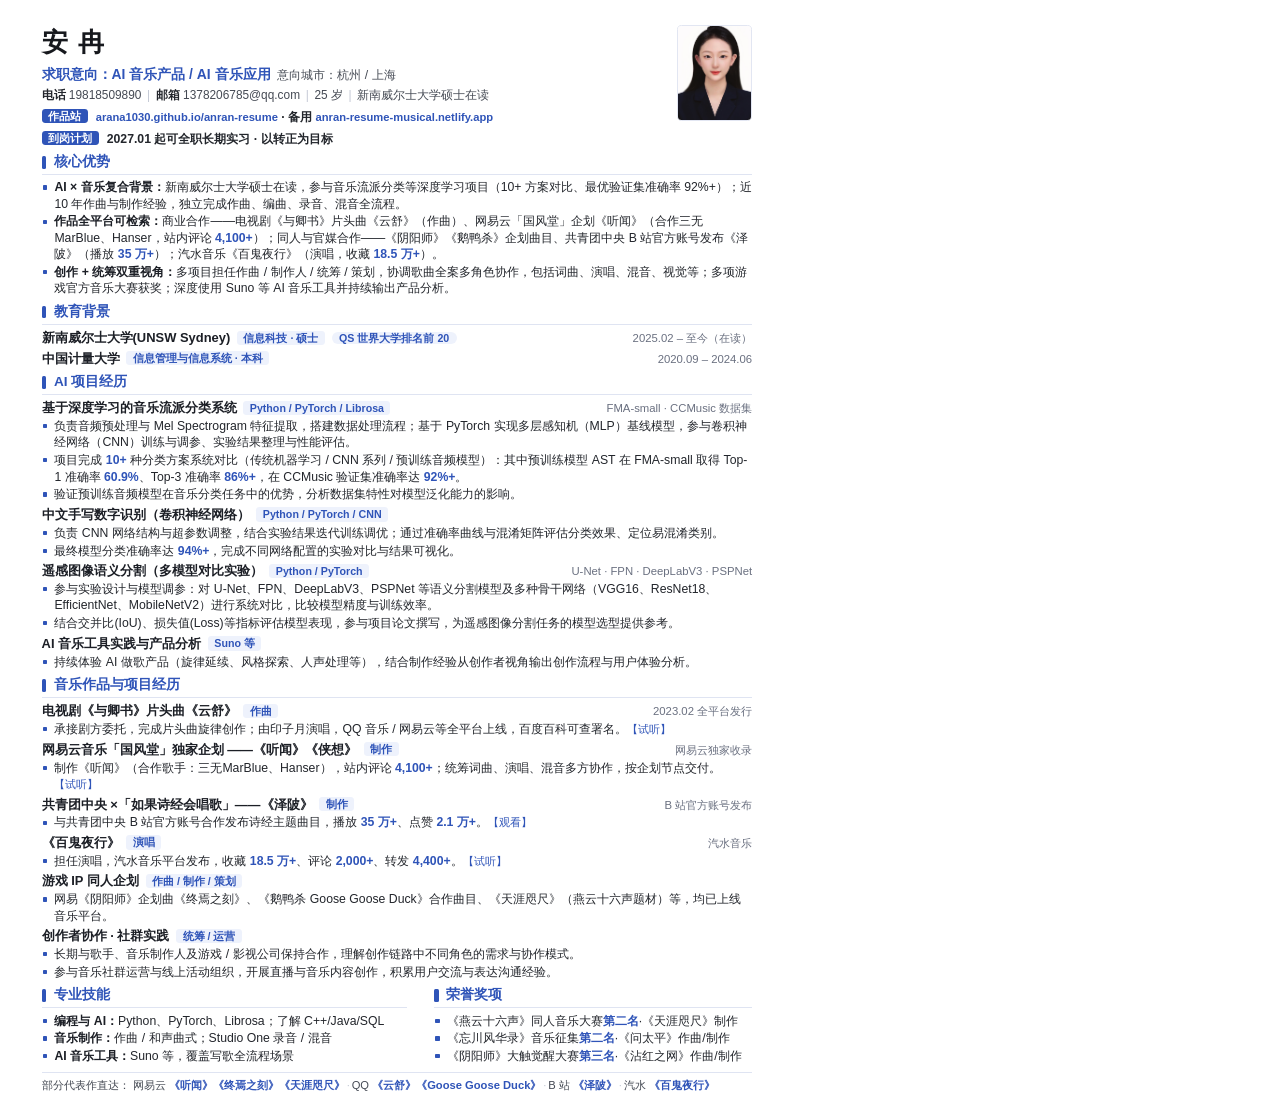
<file: src/resume_final.html>
<!DOCTYPE html>
<html lang="zh-CN">
<head>
<meta charset="UTF-8">
<title>安冉 - 简历</title>
<style>
  @page { size: A4; margin: 0; }
  * { margin: 0; padding: 0; box-sizing: border-box; }
  html, body { width: 210mm; }
  body {
    font-family: "PingFang SC", "Hiragino Sans GB", "Microsoft YaHei", "Helvetica Neue", sans-serif;
    color: #23262c;
    font-size: 9.2pt;
    line-height: 1.34;
    padding: 6.5mm 11mm 3.5mm 11mm;
    -webkit-print-color-adjust: exact;
    print-color-adjust: exact;
    -webkit-font-smoothing: antialiased;
  }
  a { color: #2f54b8; text-decoration: none; }

  /* ===== Header ===== */
  .header { display: flex; justify-content: space-between; align-items: flex-start; }
  .h-left { flex: 1; padding-right: 6mm; }
  .name-row { display: flex; align-items: baseline; gap: 4mm; }
  .name { font-size: 19.5pt; font-weight: 700; letter-spacing: 1.5px; color: #16181d; }
  .artist { font-size: 8.8pt; color: #5a5f6b; }
  .intent { margin-top: 1.4mm; font-size: 10.4pt; font-weight: 600; color: #2f54b8; }
  .intent .city { font-weight: 400; color: #454a54; font-size: 9.2pt; }
  .contact { margin-top: 1.2mm; font-size: 8.9pt; color: #454a54; }
  .contact b { font-weight: 600; color: #23262c; }
  .sep { color: #c3c8d4; margin: 0 1.5mm; }
  .avail { margin-top: 1.4mm; font-size: 9.2pt; color: #23262c; font-weight: 600; }
  .avail-tag {
    display: inline-block; background: #2f54b8; color: #fff; font-size: 8pt; font-weight: 600;
    padding: 0 1.8mm; border-radius: 0.9mm; margin-right: 2mm; vertical-align: 0.2mm;
  }
  .photo {
    width: 20mm; height: 25.5mm; object-fit: cover; border-radius: 1.2mm;
    border: 0.4mm solid #e2e6f2; flex-shrink: 0;
  }
  /* 无照片版:按信息逻辑分组的通栏版头(有照片版用不到) */
  .header.nh { display: block; }
  .header.nh .hx-top { display: flex; justify-content: space-between; align-items: baseline; gap: 6mm; }
  .header.nh .hx-rule { border-top: 0.3mm solid #dfe4f2; margin: 2.8mm 0; }
  .header.nh .hx-line { font-size: 8.9pt; color: #454a54; margin-top: 1.6mm; }
  .header.nh .hx-line:first-of-type { margin-top: 0; }
  .header.nh .hx-line b { color: #23262c; font-weight: 600; }
  .header.nh .hx-line .ic { width: 1.02em; height: 1.02em; vertical-align: -0.14em; margin-right: 0.3mm; fill: currentColor; }

  /* ===== Sections ===== */
  .sec { margin-top: 1.6mm; }
  .sec-t {
    display: flex; align-items: center; gap: 2mm;
    font-size: 10.2pt; font-weight: 700; color: #2f54b8;
    padding-bottom: 0.7mm; border-bottom: 0.35mm solid #dfe4f2; margin-bottom: 1.15mm;
  }
  .sec-t::before {
    content: ""; width: 1.3mm; height: 3.4mm; background: #2f54b8; border-radius: 0.4mm;
  }

  /* bullets */
  ul { list-style: none; }
  li { position: relative; padding-left: 3.4mm; margin-bottom: 0.35mm; }
  li::before {
    content: ""; position: absolute; left: 0.4mm; top: 0.5em;
    width: 1.1mm; height: 1.1mm; background: #2f54b8; border-radius: 0.2mm;
  }
  li.sub::before { background: #b9c4e4; }

  /* entries */
  .entry { margin-bottom: 0.85mm; page-break-inside: avoid; }
  .entry:last-child { margin-bottom: 0; }
  .e-head { display: flex; justify-content: space-between; align-items: baseline; margin-bottom: 0.4mm; }
  .e-title { font-size: 9.7pt; font-weight: 700; color: #1c1f26; }
  .role {
    display: inline-block; margin-left: 1.8mm; padding: 0 1.7mm;
    font-size: 8pt; font-weight: 600; color: #2f54b8;
    background: #eef2fc; border-radius: 0.9mm; vertical-align: 0.15mm;
  }
  .e-note { font-size: 8.5pt; color: #6a7080; flex-shrink: 0; margin-left: 3mm; }
  .lk { font-size: 8.4pt; white-space: nowrap; }

  b, strong { font-weight: 600; }
  .hl { font-weight: 600; color: #1c1f26; }
  .num { font-weight: 700; color: #2f54b8; }

  .todo {
    background: #fff3d0; color: #96690f; border-radius: 0.8mm;
    padding: 0 1.3mm; font-size: 8.5pt;
  }

  .pill {
    font-size: 8pt; font-weight: 600; color: #2f54b8; background: #eef2fc;
    padding: 0 2mm; border-radius: 2mm;
  }

  /* two-column bottom */
  .cols { display: flex; gap: 7mm; }
  .col-l { flex: 1.15; }
  .col-r { flex: 1; }

  /* footer works */
  .works {
    margin-top: 1.7mm; padding-top: 1.2mm; border-top: 0.35mm solid #dfe4f2;
    font-size: 8.4pt; color: #454a54;
  }
  .works a { font-weight: 600; }
  .works .sep { margin: 0 0.5mm; }
</style>
</head>
<body>

  <!-- ================= Header ================= -->
  <div class="header">
    <div class="h-left">
      <div class="name-row">
        <span class="name">安 冉</span>
      </div>
      <div class="intent">求职意向：AI 音乐产品 / AI 音乐应用<span class="city">&nbsp;&nbsp;意向城市：杭州 / 上海</span></div>
      <div class="contact">
        <b>电话</b> 19818509890<span class="sep">|</span><b>邮箱</b> 1378206785@qq.com<span class="sep">|</span>25 岁<span class="sep">|</span>新南威尔士大学硕士在读
      </div>
      <div class="avail"><span class="avail-tag">作品站</span><a class="lk" href="https://arana1030.github.io/anran-resume/">arana1030.github.io/anran-resume</a> · 备用 <a class="lk" href="https://anran-resume-musical.netlify.app">anran-resume-musical.netlify.app</a></div>
      <div class="avail"><span class="avail-tag">到岗计划</span>2027.01 起可全职长期实习 · 以转正为目标</div>
    </div>
    <img class="photo" src="[data-uri]" alt="证件照">
  </div>

  <!-- ================= 核心优势 ================= -->
  <div class="sec">
    <div class="sec-t">核心优势</div>
    <ul>
      <li><span class="hl">AI × 音乐复合背景：</span>新南威尔士大学硕士在读，参与音乐流派分类等深度学习项目（10+ 方案对比、最优验证集准确率 92%+）；近 10 年作曲与制作经验，独立完成作曲、编曲、录音、混音全流程。</li>
      <li><span class="hl">作品全平台可检索：</span>商业合作——电视剧《与卿书》片头曲《云舒》（作曲）、网易云「国风堂」企划《听闻》（合作三无MarBlue、Hanser，站内评论 <span class="num">4,100+</span>）；同人与官媒合作——《阴阳师》《鹅鸭杀》企划曲目、共青团中央 B 站官方账号发布《泽陂》（播放 <span class="num">35 万+</span>）；汽水音乐《百鬼夜行》（演唱，收藏 <span class="num">18.5 万+</span>）。</li>
      <li><span class="hl">创作 + 统筹双重视角：</span>多项目担任作曲 / 制作人 / 统筹 / 策划，协调歌曲全案多角色协作，包括词曲、演唱、混音、视觉等；多项游戏官方音乐大赛获奖；深度使用 Suno 等 AI 音乐工具并持续输出产品分析。</li>
    </ul>
  </div>

  <!-- ================= 教育背景 ================= -->
  <div class="sec">
    <div class="sec-t">教育背景</div>
    <div class="entry">
      <div class="e-head">
        <span class="e-title">新南威尔士大学(UNSW Sydney)<span class="role">信息科技 · 硕士</span><span class="pill" style="margin-left:1.8mm">QS 世界大学排名前 20</span></span>
        <span class="e-note">2025.02 – 至今（在读）</span>
      </div>
    </div>
    <div class="entry">
      <div class="e-head">
        <span class="e-title">中国计量大学<span class="role">信息管理与信息系统 · 本科</span></span>
        <span class="e-note">2020.09 – 2024.06</span>
      </div>
    </div>
  </div>

  <!-- ================= AI 项目经历 ================= -->
  <div class="sec">
    <div class="sec-t">AI 项目经历</div>

    <div class="entry">
      <div class="e-head">
        <span class="e-title">基于深度学习的音乐流派分类系统<span class="role">Python / PyTorch / Librosa</span></span>
        <span class="e-note">FMA-small · CCMusic 数据集</span>
      </div>
      <ul>
        <li>负责音频预处理与 Mel Spectrogram 特征提取，搭建数据处理流程；基于 PyTorch 实现多层感知机（MLP）基线模型，参与卷积神经网络（CNN）训练与调参、实验结果整理与性能评估。</li>
        <li>项目完成 <span class="num">10+</span> 种分类方案系统对比（传统机器学习 / CNN 系列 / 预训练音频模型）：其中预训练模型 AST 在 FMA-small 取得 Top-1 准确率 <span class="num">60.9%</span>、Top-3 准确率 <span class="num">86%+</span>，在 CCMusic 验证集准确率达 <span class="num">92%+</span>。</li>
        <li>验证预训练音频模型在音乐分类任务中的优势，分析数据集特性对模型泛化能力的影响。</li>
      </ul>
    </div>

    <div class="entry">
      <div class="e-head">
        <span class="e-title">中文手写数字识别（卷积神经网络）<span class="role">Python / PyTorch / CNN</span></span>
      </div>
      <ul>
        <li>负责 CNN 网络结构与超参数调整，结合实验结果迭代训练调优；通过准确率曲线与混淆矩阵评估分类效果、定位易混淆类别。</li>
        <li>最终模型分类准确率达 <span class="num">94%+</span>，完成不同网络配置的实验对比与结果可视化。</li>
      </ul>
    </div>

    <div class="entry">
      <div class="e-head">
        <span class="e-title">遥感图像语义分割（多模型对比实验）<span class="role">Python / PyTorch</span></span>
        <span class="e-note">U-Net · FPN · DeepLabV3 · PSPNet</span>
      </div>
      <ul>
        <li>参与实验设计与模型调参：对 U-Net、FPN、DeepLabV3、PSPNet 等语义分割模型及多种骨干网络（VGG16、ResNet18、EfficientNet、MobileNetV2）进行系统对比，比较模型精度与训练效率。</li>
        <li>结合交并比(IoU)、损失值(Loss)等指标评估模型表现，参与项目论文撰写，为遥感图像分割任务的模型选型提供参考。</li>
      </ul>
    </div>

    <div class="entry">
      <div class="e-head">
        <span class="e-title">AI 音乐工具实践与产品分析<span class="role">Suno 等</span></span>
      </div>
      <ul>
        <li>持续体验 AI 做歌产品（旋律延续、风格探索、人声处理等），结合制作经验从创作者视角输出创作流程与用户体验分析。</li>
      </ul>
    </div>
  </div>

  <!-- ================= 音乐作品与项目经历 ================= -->
  <div class="sec">
    <div class="sec-t">音乐作品与项目经历</div>

    <div class="entry">
      <div class="e-head">
        <span class="e-title">电视剧《与卿书》片头曲《云舒》<span class="role">作曲</span></span>
        <span class="e-note">2023.02 全平台发行</span>
      </div>
      <ul>
        <li>承接剧方委托，完成片头曲旋律创作；由印子月演唱，QQ 音乐 / 网易云等全平台上线，百度百科可查署名。<a class="lk" href="https://y.qq.com/n/ryqq/songDetail/000zc8vi2ja74d">【试听】</a></li>
      </ul>
    </div>

    <div class="entry">
      <div class="e-head">
        <span class="e-title">网易云音乐「国风堂」独家企划 ——《听闻》《侠想》<span class="role">制作</span></span>
        <span class="e-note">网易云独家收录</span>
      </div>
      <ul>
        <li>制作《听闻》（合作歌手：三无MarBlue、Hanser），站内评论 <span class="num">4,100+</span>；统筹词曲、演唱、混音多方协作，按企划节点交付。<a class="lk" href="https://music.163.com/song?id=1398451964">【试听】</a></li>
      </ul>
    </div>

    <div class="entry">
      <div class="e-head">
        <span class="e-title">共青团中央 ×「如果诗经会唱歌」——《泽陂》<span class="role">制作</span></span>
        <span class="e-note">B 站官方账号发布</span>
      </div>
      <ul>
        <li>与共青团中央 B 站官方账号合作发布诗经主题曲目，播放 <span class="num">35 万+</span>、点赞 <span class="num">2.1 万+</span>。<a class="lk" href="https://www.bilibili.com/video/BV1g5411Y72G">【观看】</a></li>
      </ul>
    </div>

    <div class="entry">
      <div class="e-head">
        <span class="e-title">《百鬼夜行》<span class="role">演唱</span></span>
        <span class="e-note">汽水音乐</span>
      </div>
      <ul>
        <li>担任演唱，汽水音乐平台发布，收藏 <span class="num">18.5 万+</span>、评论 <span class="num">2,000+</span>、转发 <span class="num">4,400+</span>。<a class="lk" href="https://www.qishui.com/share/track?track_id=7117814352081586177">【试听】</a></li>
      </ul>
    </div>

    <div class="entry">
      <div class="e-head">
        <span class="e-title">游戏 IP 同人企划<span class="role">作曲 / 制作 / 策划</span></span>
      </div>
      <ul>
        <li>网易《阴阳师》企划曲《终焉之刻》、《鹅鸭杀 Goose Goose Duck》合作曲目、《天涯咫尺》（燕云十六声题材）等，均已上线音乐平台。</li>
      </ul>
    </div>

    <div class="entry">
      <div class="e-head">
        <span class="e-title">创作者协作 · 社群实践<span class="role">统筹 / 运营</span></span>
      </div>
      <ul>
        <li>长期与歌手、音乐制作人及游戏 / 影视公司保持合作，理解创作链路中不同角色的需求与协作模式。</li>
        <li>参与音乐社群运营与线上活动组织，开展直播与音乐内容创作，积累用户交流与表达沟通经验。</li>
      </ul>
    </div>
  </div>

  <!-- ================= 荣誉奖项 + 专业技能 ================= -->
  <div class="sec">
    <div class="cols">
      <div class="col-l">
        <div class="sec-t">专业技能</div>
        <ul>
          <li><span class="hl">编程与 AI：</span>Python、PyTorch、Librosa；了解 C++/Java/SQL</li>
          <li><span class="hl">音乐制作：</span>作曲 / 和声曲式；Studio One 录音 / 混音</li>
          <li><span class="hl">AI 音乐工具：</span>Suno 等，覆盖写歌全流程场景</li>
        </ul>
      </div>
      <div class="col-r">
        <div class="sec-t">荣誉奖项</div>
        <ul>
          <li>《燕云十六声》同人音乐大赛<span class="num">第二名</span>·《天涯咫尺》制作</li>
          <li>《忘川风华录》音乐征集<span class="num">第二名</span>·《问太平》作曲/制作</li>
          <li>《阴阳师》大触觉醒大赛<span class="num">第三名</span>·《沾红之网》作曲/制作</li>
        </ul>
      </div>
    </div>
  </div>

  <!-- ================= 作品链接 ================= -->
  <div class="works">
    部分代表作直达：
    网易云 <a href="https://music.163.com/song?id=1398451964">《听闻》</a><a href="https://music.163.com/song?id=2090661117">《终焉之刻》</a><a href="https://music.163.com/song?id=2740134559">《天涯咫尺》</a><span class="sep">·</span>QQ <a href="https://y.qq.com/n/ryqq/songDetail/000zc8vi2ja74d">《云舒》</a><a href="https://y.qq.com/n/ryqq/songDetail/002vGImT0TIwNb">《Goose Goose Duck》</a><span class="sep">·</span>B 站 <a href="https://www.bilibili.com/video/BV1g5411Y72G">《泽陂》</a><span class="sep">·</span>汽水 <a href="https://www.qishui.com/share/track?track_id=7117814352081586177">《百鬼夜行》</a>
  </div>

</body>
</html>
</file>
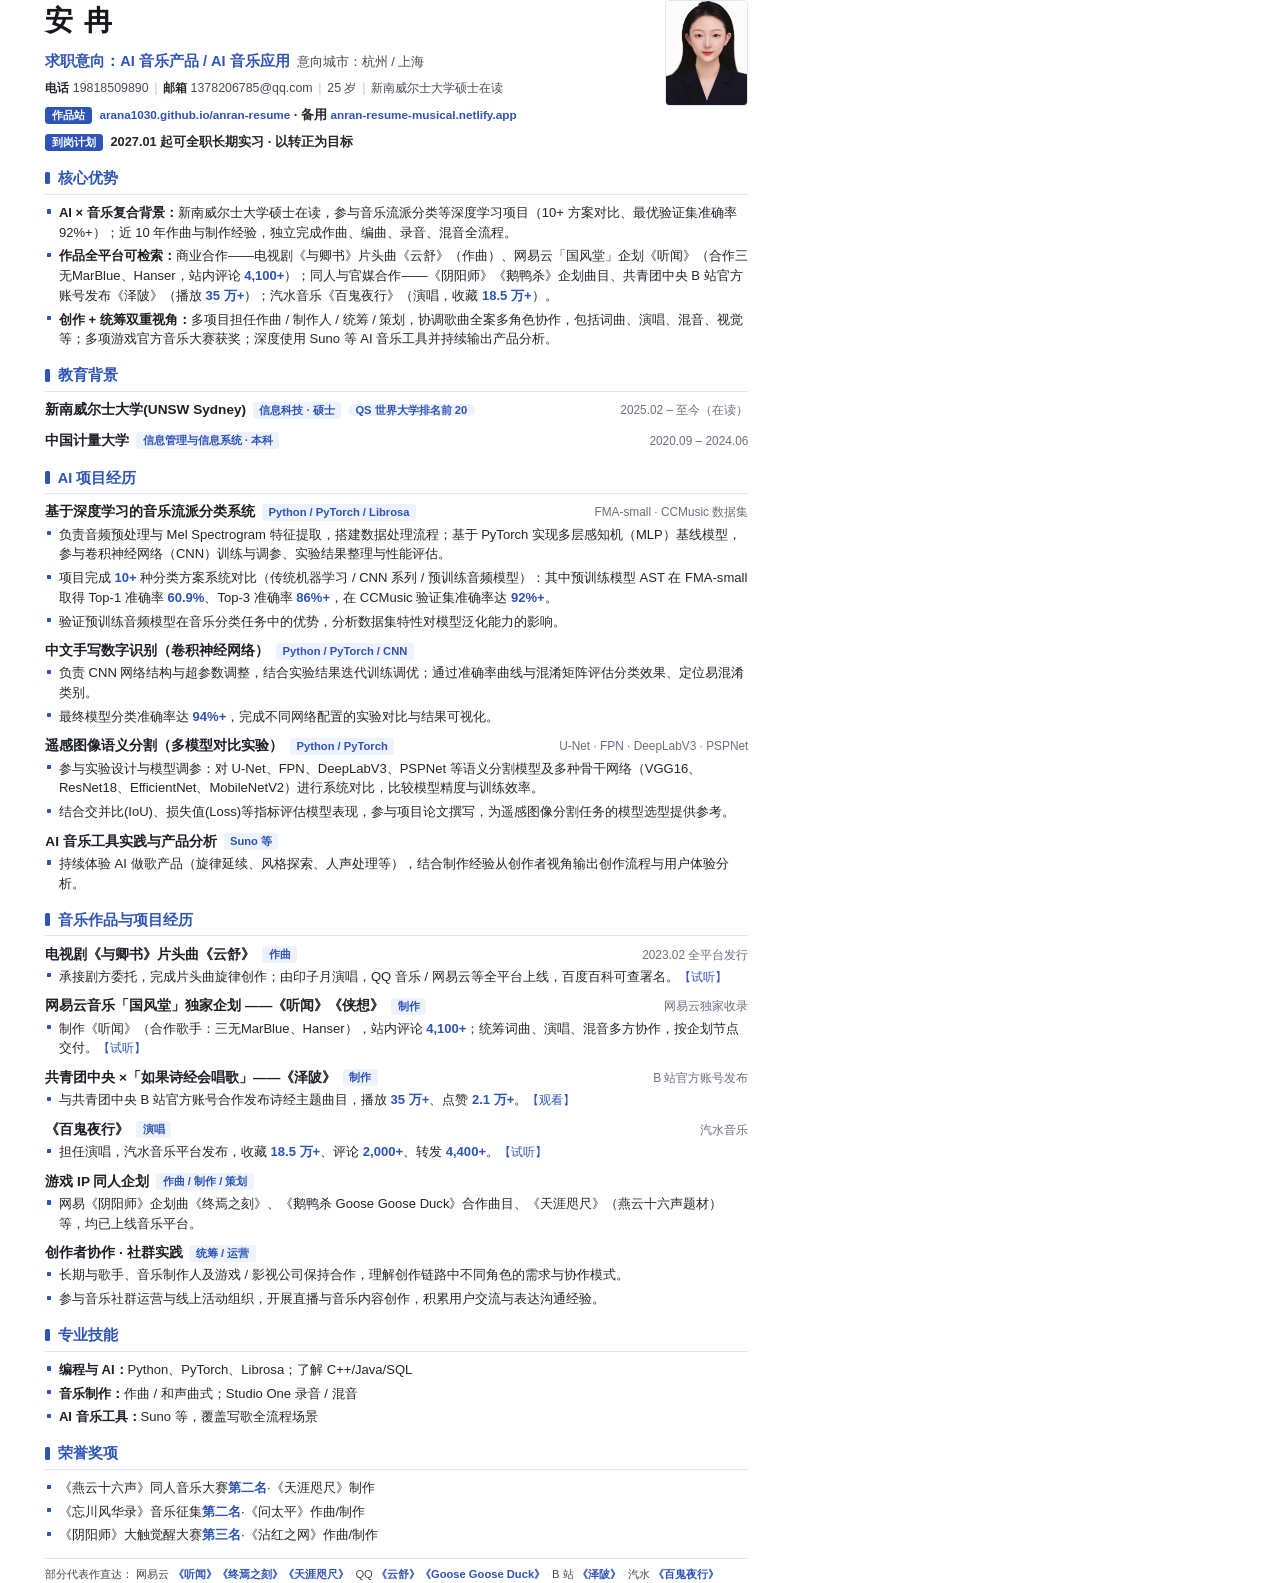
<file: src/resume_final_2p.html>
<!DOCTYPE html>
<html lang="zh-CN">
<head>
<meta charset="UTF-8">
<title>安冉 - 简历</title>
<style>
  @page { size: A4; margin: 10mm 0 9mm 0; }
  * { margin: 0; padding: 0; box-sizing: border-box; }
  html, body { width: 210mm; }
  body {
    font-family: "PingFang SC", "Hiragino Sans GB", "Microsoft YaHei", "Helvetica Neue", sans-serif;
    color: #23262c;
    font-size: 9.8pt;
    line-height: 1.52;
    padding: 0 12mm;
    -webkit-print-color-adjust: exact;
    print-color-adjust: exact;
    -webkit-font-smoothing: antialiased;
  }
  a { color: #2f54b8; text-decoration: none; }

  /* ===== Header ===== */
  .header { display: flex; justify-content: space-between; align-items: flex-start; }
  .h-left { flex: 1; padding-right: 6mm; }
  .name-row { display: flex; align-items: baseline; gap: 4mm; }
  .name { font-size: 21pt; font-weight: 700; letter-spacing: 1.5px; color: #16181d; }
  .artist { font-size: 9.2pt; color: #5a5f6b; }
  .intent { margin-top: 2mm; font-size: 10.9pt; font-weight: 600; color: #2f54b8; }
  .intent .city { font-weight: 400; color: #454a54; font-size: 9.6pt; }
  .contact { margin-top: 1.8mm; font-size: 9.3pt; color: #454a54; }
  .contact b { font-weight: 600; color: #23262c; }
  .sep { color: #c3c8d4; margin: 0 1.5mm; }
  .avail { margin-top: 2mm; font-size: 9.6pt; color: #23262c; font-weight: 600; }
  .avail-tag {
    display: inline-block; background: #2f54b8; color: #fff; font-size: 8.4pt; font-weight: 600;
    padding: 0 1.8mm; border-radius: 0.9mm; margin-right: 2mm; vertical-align: 0.2mm;
  }
  .photo {
    width: 22mm; height: 28mm; object-fit: cover; border-radius: 1.2mm;
    border: 0.4mm solid #e2e6f2; flex-shrink: 0;
  }
  /* 无照片版:按信息逻辑分组的通栏版头(有照片版用不到) */
  .header.nh { display: block; }
  .header.nh .hx-top { display: flex; justify-content: space-between; align-items: baseline; gap: 6mm; }
  .header.nh .hx-rule { border-top: 0.3mm solid #dfe4f2; margin: 2.8mm 0; }
  .header.nh .hx-line { font-size: 8.9pt; color: #454a54; margin-top: 1.6mm; }
  .header.nh .hx-line:first-of-type { margin-top: 0; }
  .header.nh .hx-line b { color: #23262c; font-weight: 600; }
  .header.nh .hx-line .ic { width: 1.02em; height: 1.02em; vertical-align: -0.14em; margin-right: 0.3mm; fill: currentColor; }

  /* ===== Sections ===== */
  .sec { margin-top: 4mm; }
  .sec-t { break-after: avoid; page-break-after: avoid; }
  .col-l, .col-r, .works { break-inside: avoid; page-break-inside: avoid; }
  .sec-t {
    display: flex; align-items: center; gap: 2mm;
    font-size: 10.9pt; font-weight: 700; color: #2f54b8;
    padding-bottom: 1.2mm; border-bottom: 0.35mm solid #dfe4f2; margin-bottom: 2.2mm;
  }
  .sec-t::before {
    content: ""; width: 1.3mm; height: 3.4mm; background: #2f54b8; border-radius: 0.4mm;
  }

  /* bullets */
  ul { list-style: none; }
  li { position: relative; padding-left: 3.6mm; margin-bottom: 1mm; }
  li::before {
    content: ""; position: absolute; left: 0.4mm; top: 0.5em;
    width: 1.1mm; height: 1.1mm; background: #2f54b8; border-radius: 0.2mm;
  }
  li.sub::before { background: #b9c4e4; }

  /* entries */
  .entry { margin-bottom: 2.6mm; page-break-inside: avoid; }
  .entry:last-child { margin-bottom: 0; }
  .e-head { display: flex; justify-content: space-between; align-items: baseline; margin-bottom: 0.4mm; }
  .e-title { font-size: 10.2pt; font-weight: 700; color: #1c1f26; }
  .role {
    display: inline-block; margin-left: 1.8mm; padding: 0 1.7mm;
    font-size: 8.4pt; font-weight: 600; color: #2f54b8;
    background: #eef2fc; border-radius: 0.9mm; vertical-align: 0.15mm;
  }
  .e-note { font-size: 8.9pt; color: #6a7080; flex-shrink: 0; margin-left: 3mm; }
  .lk { font-size: 8.8pt; white-space: nowrap; }

  b, strong { font-weight: 600; }
  .hl { font-weight: 600; color: #1c1f26; }
  .num { font-weight: 700; color: #2f54b8; }

  .todo {
    background: #fff3d0; color: #96690f; border-radius: 0.8mm;
    padding: 0 1.3mm; font-size: 8.5pt;
  }

  .pill {
    font-size: 8.4pt; font-weight: 600; color: #2f54b8; background: #eef2fc;
    padding: 0 2mm; border-radius: 2mm;
  }

  /* two-column bottom */
  .cols { display: block; }
  .col-r { margin-top: 4mm; }
  .col-l { flex: 1.15; }
  .col-r { flex: 1; }

  /* footer works */
  .works {
    margin-top: 3.5mm; padding-top: 1.8mm; border-top: 0.35mm solid #dfe4f2;
    font-size: 8.4pt; color: #454a54;
  }
  .works a { font-weight: 600; }
  .works .sep { margin: 0 0.5mm; }
</style>
</head>
<body>

  <!-- ================= Header ================= -->
  <div class="header">
    <div class="h-left">
      <div class="name-row">
        <span class="name">安 冉</span>
      </div>
      <div class="intent">求职意向：AI 音乐产品 / AI 音乐应用<span class="city">&nbsp;&nbsp;意向城市：杭州 / 上海</span></div>
      <div class="contact">
        <b>电话</b> 19818509890<span class="sep">|</span><b>邮箱</b> 1378206785@qq.com<span class="sep">|</span>25 岁<span class="sep">|</span>新南威尔士大学硕士在读
      </div>
      <div class="avail"><span class="avail-tag">作品站</span><a class="lk" href="https://arana1030.github.io/anran-resume/">arana1030.github.io/anran-resume</a> · 备用 <a class="lk" href="https://anran-resume-musical.netlify.app">anran-resume-musical.netlify.app</a></div>
      <div class="avail"><span class="avail-tag">到岗计划</span>2027.01 起可全职长期实习 · 以转正为目标</div>
    </div>
    <img class="photo" src="[data-uri]" alt="证件照">
  </div>

  <!-- ================= 核心优势 ================= -->
  <div class="sec">
    <div class="sec-t">核心优势</div>
    <ul>
      <li><span class="hl">AI × 音乐复合背景：</span>新南威尔士大学硕士在读，参与音乐流派分类等深度学习项目（10+ 方案对比、最优验证集准确率 92%+）；近 10 年作曲与制作经验，独立完成作曲、编曲、录音、混音全流程。</li>
      <li><span class="hl">作品全平台可检索：</span>商业合作——电视剧《与卿书》片头曲《云舒》（作曲）、网易云「国风堂」企划《听闻》（合作三无MarBlue、Hanser，站内评论 <span class="num">4,100+</span>）；同人与官媒合作——《阴阳师》《鹅鸭杀》企划曲目、共青团中央 B 站官方账号发布《泽陂》（播放 <span class="num">35 万+</span>）；汽水音乐《百鬼夜行》（演唱，收藏 <span class="num">18.5 万+</span>）。</li>
      <li><span class="hl">创作 + 统筹双重视角：</span>多项目担任作曲 / 制作人 / 统筹 / 策划，协调歌曲全案多角色协作，包括词曲、演唱、混音、视觉等；多项游戏官方音乐大赛获奖；深度使用 Suno 等 AI 音乐工具并持续输出产品分析。</li>
    </ul>
  </div>

  <!-- ================= 教育背景 ================= -->
  <div class="sec">
    <div class="sec-t">教育背景</div>
    <div class="entry">
      <div class="e-head">
        <span class="e-title">新南威尔士大学(UNSW Sydney)<span class="role">信息科技 · 硕士</span><span class="pill" style="margin-left:1.8mm">QS 世界大学排名前 20</span></span>
        <span class="e-note">2025.02 – 至今（在读）</span>
      </div>
    </div>
    <div class="entry">
      <div class="e-head">
        <span class="e-title">中国计量大学<span class="role">信息管理与信息系统 · 本科</span></span>
        <span class="e-note">2020.09 – 2024.06</span>
      </div>
    </div>
  </div>

  <!-- ================= AI 项目经历 ================= -->
  <div class="sec">
    <div class="sec-t">AI 项目经历</div>

    <div class="entry">
      <div class="e-head">
        <span class="e-title">基于深度学习的音乐流派分类系统<span class="role">Python / PyTorch / Librosa</span></span>
        <span class="e-note">FMA-small · CCMusic 数据集</span>
      </div>
      <ul>
        <li>负责音频预处理与 Mel Spectrogram 特征提取，搭建数据处理流程；基于 PyTorch 实现多层感知机（MLP）基线模型，参与卷积神经网络（CNN）训练与调参、实验结果整理与性能评估。</li>
        <li>项目完成 <span class="num">10+</span> 种分类方案系统对比（传统机器学习 / CNN 系列 / 预训练音频模型）：其中预训练模型 AST 在 FMA-small 取得 Top-1 准确率 <span class="num">60.9%</span>、Top-3 准确率 <span class="num">86%+</span>，在 CCMusic 验证集准确率达 <span class="num">92%+</span>。</li>
        <li>验证预训练音频模型在音乐分类任务中的优势，分析数据集特性对模型泛化能力的影响。</li>
      </ul>
    </div>

    <div class="entry">
      <div class="e-head">
        <span class="e-title">中文手写数字识别（卷积神经网络）<span class="role">Python / PyTorch / CNN</span></span>
      </div>
      <ul>
        <li>负责 CNN 网络结构与超参数调整，结合实验结果迭代训练调优；通过准确率曲线与混淆矩阵评估分类效果、定位易混淆类别。</li>
        <li>最终模型分类准确率达 <span class="num">94%+</span>，完成不同网络配置的实验对比与结果可视化。</li>
      </ul>
    </div>

    <div class="entry">
      <div class="e-head">
        <span class="e-title">遥感图像语义分割（多模型对比实验）<span class="role">Python / PyTorch</span></span>
        <span class="e-note">U-Net · FPN · DeepLabV3 · PSPNet</span>
      </div>
      <ul>
        <li>参与实验设计与模型调参：对 U-Net、FPN、DeepLabV3、PSPNet 等语义分割模型及多种骨干网络（VGG16、ResNet18、EfficientNet、MobileNetV2）进行系统对比，比较模型精度与训练效率。</li>
        <li>结合交并比(IoU)、损失值(Loss)等指标评估模型表现，参与项目论文撰写，为遥感图像分割任务的模型选型提供参考。</li>
      </ul>
    </div>

    <div class="entry">
      <div class="e-head">
        <span class="e-title">AI 音乐工具实践与产品分析<span class="role">Suno 等</span></span>
      </div>
      <ul>
        <li>持续体验 AI 做歌产品（旋律延续、风格探索、人声处理等），结合制作经验从创作者视角输出创作流程与用户体验分析。</li>
      </ul>
    </div>
  </div>

  <!-- ================= 音乐作品与项目经历 ================= -->
  <div class="sec">
    <div class="sec-t">音乐作品与项目经历</div>

    <div class="entry">
      <div class="e-head">
        <span class="e-title">电视剧《与卿书》片头曲《云舒》<span class="role">作曲</span></span>
        <span class="e-note">2023.02 全平台发行</span>
      </div>
      <ul>
        <li>承接剧方委托，完成片头曲旋律创作；由印子月演唱，QQ 音乐 / 网易云等全平台上线，百度百科可查署名。<a class="lk" href="https://y.qq.com/n/ryqq/songDetail/000zc8vi2ja74d">【试听】</a></li>
      </ul>
    </div>

    <div class="entry">
      <div class="e-head">
        <span class="e-title">网易云音乐「国风堂」独家企划 ——《听闻》《侠想》<span class="role">制作</span></span>
        <span class="e-note">网易云独家收录</span>
      </div>
      <ul>
        <li>制作《听闻》（合作歌手：三无MarBlue、Hanser），站内评论 <span class="num">4,100+</span>；统筹词曲、演唱、混音多方协作，按企划节点交付。<a class="lk" href="https://music.163.com/song?id=1398451964">【试听】</a></li>
      </ul>
    </div>

    <div class="entry">
      <div class="e-head">
        <span class="e-title">共青团中央 ×「如果诗经会唱歌」——《泽陂》<span class="role">制作</span></span>
        <span class="e-note">B 站官方账号发布</span>
      </div>
      <ul>
        <li>与共青团中央 B 站官方账号合作发布诗经主题曲目，播放 <span class="num">35 万+</span>、点赞 <span class="num">2.1 万+</span>。<a class="lk" href="https://www.bilibili.com/video/BV1g5411Y72G">【观看】</a></li>
      </ul>
    </div>

    <div class="entry">
      <div class="e-head">
        <span class="e-title">《百鬼夜行》<span class="role">演唱</span></span>
        <span class="e-note">汽水音乐</span>
      </div>
      <ul>
        <li>担任演唱，汽水音乐平台发布，收藏 <span class="num">18.5 万+</span>、评论 <span class="num">2,000+</span>、转发 <span class="num">4,400+</span>。<a class="lk" href="https://www.qishui.com/share/track?track_id=7117814352081586177">【试听】</a></li>
      </ul>
    </div>

    <div class="entry">
      <div class="e-head">
        <span class="e-title">游戏 IP 同人企划<span class="role">作曲 / 制作 / 策划</span></span>
      </div>
      <ul>
        <li>网易《阴阳师》企划曲《终焉之刻》、《鹅鸭杀 Goose Goose Duck》合作曲目、《天涯咫尺》（燕云十六声题材）等，均已上线音乐平台。</li>
      </ul>
    </div>

    <div class="entry">
      <div class="e-head">
        <span class="e-title">创作者协作 · 社群实践<span class="role">统筹 / 运营</span></span>
      </div>
      <ul>
        <li>长期与歌手、音乐制作人及游戏 / 影视公司保持合作，理解创作链路中不同角色的需求与协作模式。</li>
        <li>参与音乐社群运营与线上活动组织，开展直播与音乐内容创作，积累用户交流与表达沟通经验。</li>
      </ul>
    </div>
  </div>

  <!-- ================= 荣誉奖项 + 专业技能 ================= -->
  <div class="sec">
    <div class="cols">
      <div class="col-l">
        <div class="sec-t">专业技能</div>
        <ul>
          <li><span class="hl">编程与 AI：</span>Python、PyTorch、Librosa；了解 C++/Java/SQL</li>
          <li><span class="hl">音乐制作：</span>作曲 / 和声曲式；Studio One 录音 / 混音</li>
          <li><span class="hl">AI 音乐工具：</span>Suno 等，覆盖写歌全流程场景</li>
        </ul>
      </div>
      <div class="col-r">
        <div class="sec-t">荣誉奖项</div>
        <ul>
          <li>《燕云十六声》同人音乐大赛<span class="num">第二名</span>·《天涯咫尺》制作</li>
          <li>《忘川风华录》音乐征集<span class="num">第二名</span>·《问太平》作曲/制作</li>
          <li>《阴阳师》大触觉醒大赛<span class="num">第三名</span>·《沾红之网》作曲/制作</li>
        </ul>
      </div>
    </div>
  </div>

  <!-- ================= 作品链接 ================= -->
  <div class="works">
    部分代表作直达：
    网易云 <a href="https://music.163.com/song?id=1398451964">《听闻》</a><a href="https://music.163.com/song?id=2090661117">《终焉之刻》</a><a href="https://music.163.com/song?id=2740134559">《天涯咫尺》</a><span class="sep">·</span>QQ <a href="https://y.qq.com/n/ryqq/songDetail/000zc8vi2ja74d">《云舒》</a><a href="https://y.qq.com/n/ryqq/songDetail/002vGImT0TIwNb">《Goose Goose Duck》</a><span class="sep">·</span>B 站 <a href="https://www.bilibili.com/video/BV1g5411Y72G">《泽陂》</a><span class="sep">·</span>汽水 <a href="https://www.qishui.com/share/track?track_id=7117814352081586177">《百鬼夜行》</a>
  </div>

</body>
</html>
</file>
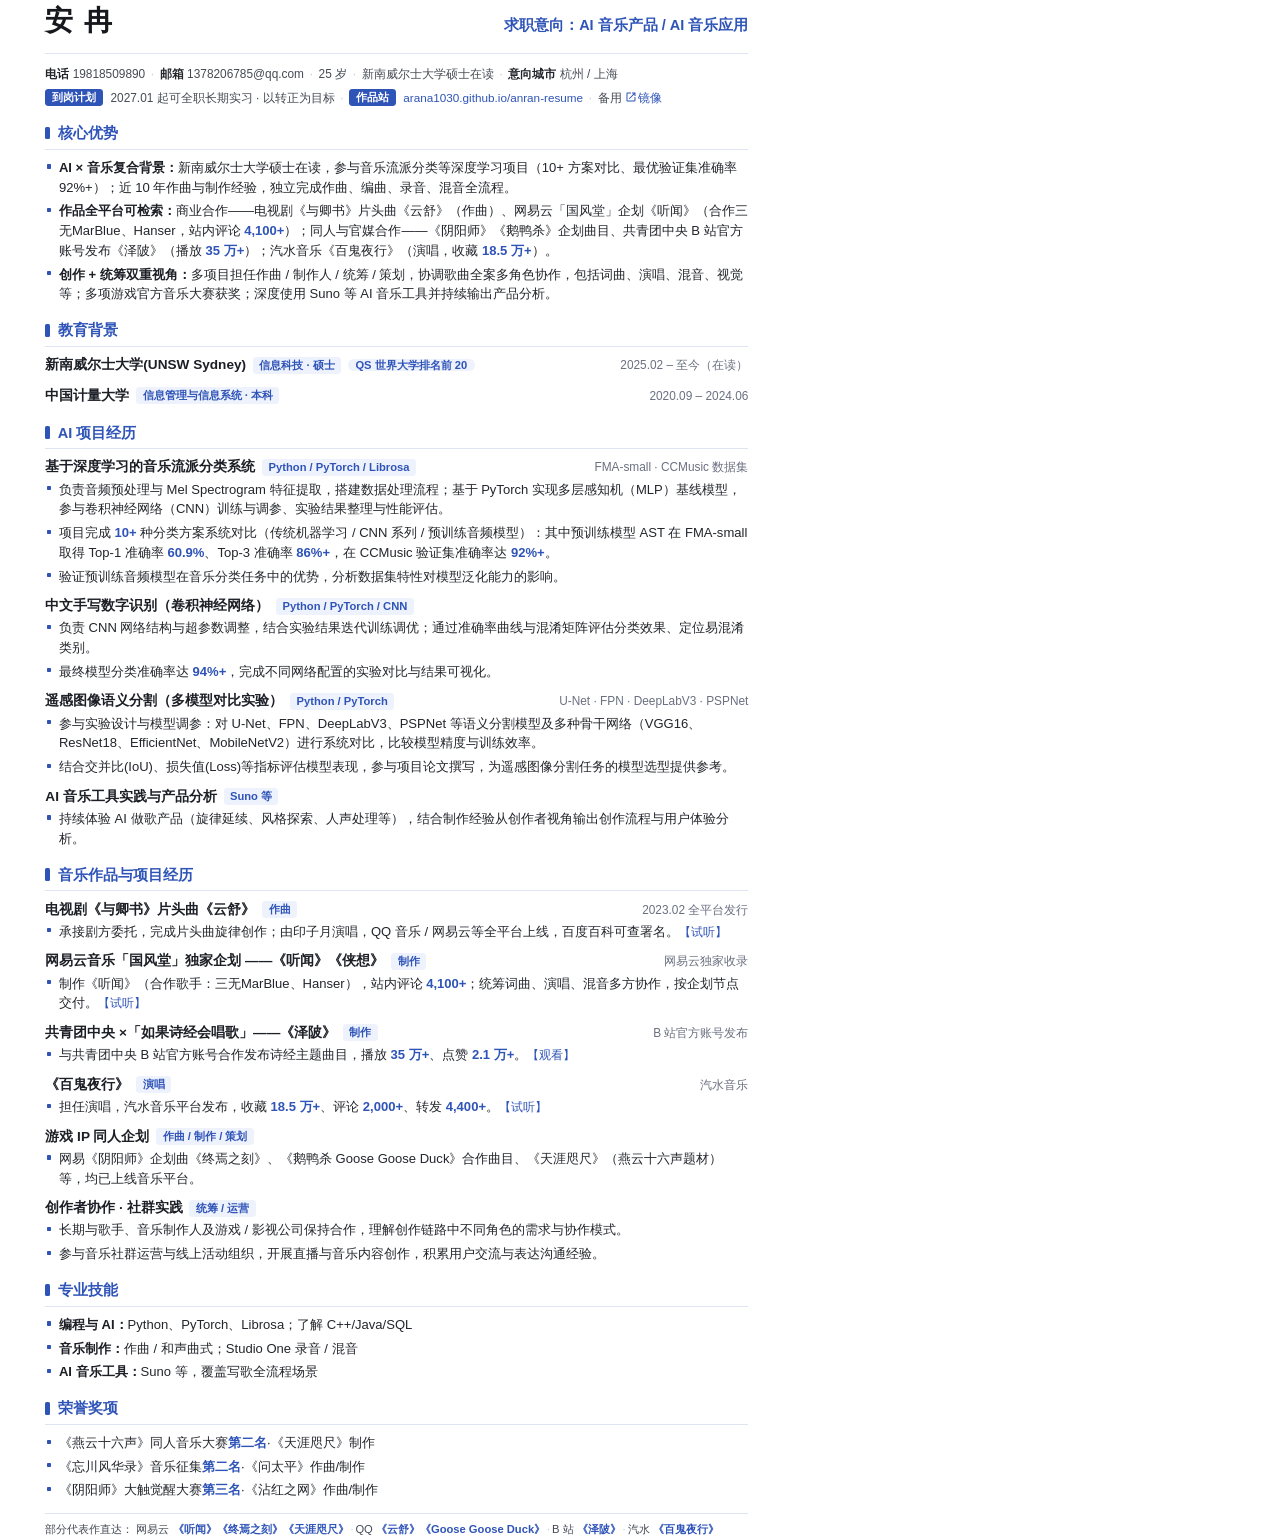
<file: src/resume_final_2p_nophoto.html>
<!DOCTYPE html>
<html lang="zh-CN">
<head>
<meta charset="UTF-8">
<title>安冉 - 简历</title>
<style>
  @page { size: A4; margin: 10mm 0 9mm 0; }
  * { margin: 0; padding: 0; box-sizing: border-box; }
  html, body { width: 210mm; }
  body {
    font-family: "PingFang SC", "Hiragino Sans GB", "Microsoft YaHei", "Helvetica Neue", sans-serif;
    color: #23262c;
    font-size: 9.8pt;
    line-height: 1.52;
    padding: 0 12mm;
    -webkit-print-color-adjust: exact;
    print-color-adjust: exact;
    -webkit-font-smoothing: antialiased;
  }
  a { color: #2f54b8; text-decoration: none; }

  /* ===== Header ===== */
  .header { display: flex; justify-content: space-between; align-items: flex-start; }
  .h-left { flex: 1; padding-right: 6mm; }
  .name-row { display: flex; align-items: baseline; gap: 4mm; }
  .name { font-size: 21pt; font-weight: 700; letter-spacing: 1.5px; color: #16181d; }
  .artist { font-size: 9.2pt; color: #5a5f6b; }
  .intent { margin-top: 2mm; font-size: 10.9pt; font-weight: 600; color: #2f54b8; }
  .intent .city { font-weight: 400; color: #454a54; font-size: 9.6pt; }
  .contact { margin-top: 1.8mm; font-size: 9.3pt; color: #454a54; }
  .contact b { font-weight: 600; color: #23262c; }
  .sep { color: #c3c8d4; margin: 0 1.5mm; }
  .avail { margin-top: 2mm; font-size: 9.6pt; color: #23262c; font-weight: 600; }
  .avail-tag {
    display: inline-block; background: #2f54b8; color: #fff; font-size: 8.4pt; font-weight: 600;
    padding: 0 1.8mm; border-radius: 0.9mm; margin-right: 2mm; vertical-align: 0.2mm;
  }
  .photo {
    width: 22mm; height: 28mm; object-fit: cover; border-radius: 1.2mm;
    border: 0.4mm solid #e2e6f2; flex-shrink: 0;
  }
  /* 无照片版:按信息逻辑分组的通栏版头(有照片版用不到) */
  .header.nh { display: block; }
  .header.nh .hx-top { display: flex; justify-content: space-between; align-items: baseline; gap: 6mm; }
  .header.nh .hx-rule { border-top: 0.3mm solid #dfe4f2; margin: 2.8mm 0; }
  .header.nh .hx-line { font-size: 8.9pt; color: #454a54; margin-top: 1.6mm; }
  .header.nh .hx-line:first-of-type { margin-top: 0; }
  .header.nh .hx-line b { color: #23262c; font-weight: 600; }
  .header.nh .hx-line .ic { width: 1.02em; height: 1.02em; vertical-align: -0.14em; margin-right: 0.3mm; fill: currentColor; }

  /* ===== Sections ===== */
  .sec { margin-top: 4mm; }
  .sec-t { break-after: avoid; page-break-after: avoid; }
  .col-l, .col-r, .works { break-inside: avoid; page-break-inside: avoid; }
  .sec-t {
    display: flex; align-items: center; gap: 2mm;
    font-size: 10.9pt; font-weight: 700; color: #2f54b8;
    padding-bottom: 1.2mm; border-bottom: 0.35mm solid #dfe4f2; margin-bottom: 2.2mm;
  }
  .sec-t::before {
    content: ""; width: 1.3mm; height: 3.4mm; background: #2f54b8; border-radius: 0.4mm;
  }

  /* bullets */
  ul { list-style: none; }
  li { position: relative; padding-left: 3.6mm; margin-bottom: 1mm; }
  li::before {
    content: ""; position: absolute; left: 0.4mm; top: 0.5em;
    width: 1.1mm; height: 1.1mm; background: #2f54b8; border-radius: 0.2mm;
  }
  li.sub::before { background: #b9c4e4; }

  /* entries */
  .entry { margin-bottom: 2.6mm; page-break-inside: avoid; }
  .entry:last-child { margin-bottom: 0; }
  .e-head { display: flex; justify-content: space-between; align-items: baseline; margin-bottom: 0.4mm; }
  .e-title { font-size: 10.2pt; font-weight: 700; color: #1c1f26; }
  .role {
    display: inline-block; margin-left: 1.8mm; padding: 0 1.7mm;
    font-size: 8.4pt; font-weight: 600; color: #2f54b8;
    background: #eef2fc; border-radius: 0.9mm; vertical-align: 0.15mm;
  }
  .e-note { font-size: 8.9pt; color: #6a7080; flex-shrink: 0; margin-left: 3mm; }
  .lk { font-size: 8.8pt; white-space: nowrap; }

  b, strong { font-weight: 600; }
  .hl { font-weight: 600; color: #1c1f26; }
  .num { font-weight: 700; color: #2f54b8; }

  .todo {
    background: #fff3d0; color: #96690f; border-radius: 0.8mm;
    padding: 0 1.3mm; font-size: 8.5pt;
  }

  .pill {
    font-size: 8.4pt; font-weight: 600; color: #2f54b8; background: #eef2fc;
    padding: 0 2mm; border-radius: 2mm;
  }

  /* two-column bottom */
  .cols { display: block; }
  .col-r { margin-top: 4mm; }
  .col-l { flex: 1.15; }
  .col-r { flex: 1; }

  /* footer works */
  .works {
    margin-top: 3.5mm; padding-top: 1.8mm; border-top: 0.35mm solid #dfe4f2;
    font-size: 8.4pt; color: #454a54;
  }
  .works a { font-weight: 600; }
  .works .sep { margin: 0 0.5mm; }
</style>
</head>
<body>

  <!-- ================= Header ================= -->
  <div class="header nh">
    <div class="hx">
      <div class="hx-top"><span class="name">安 冉</span><span class="intent">求职意向：AI 音乐产品 / AI 音乐应用</span></div>
      <div class="hx-rule"></div>
      <div class="hx-line"><b>电话</b> 19818509890<span class="sep">·</span><b>邮箱</b> 1378206785@qq.com<span class="sep">·</span>25 岁<span class="sep">·</span>新南威尔士大学硕士在读<span class="sep">·</span><b>意向城市</b> 杭州 / 上海</div>
      <div class="hx-line"><span class="avail-tag">到岗计划</span>2027.01 起可全职长期实习 · 以转正为目标<span class="sep">·</span><span class="avail-tag">作品站</span><a class="lk" href="https://arana1030.github.io/anran-resume/">arana1030.github.io/anran-resume</a><span class="sep">·</span>备用 <a class="lk" href="https://anran-resume-musical.netlify.app"><svg class="ic" viewBox="0 0 24 24" aria-hidden="true"><path d="M14 3v2h3.59l-9.83 9.83 1.41 1.41L19 6.41V10h2V3h-7z M19 19H5V5h7V3H5c-1.11 0-2 .9-2 2v14c0 1.1.89 2 2 2h14c1.1 0 2-.9 2-2v-7h-2v7z"/></svg>镜像</a></div>
    </div>
  </div>

  <!-- ================= 核心优势 ================= -->
  <div class="sec">
    <div class="sec-t">核心优势</div>
    <ul>
      <li><span class="hl">AI × 音乐复合背景：</span>新南威尔士大学硕士在读，参与音乐流派分类等深度学习项目（10+ 方案对比、最优验证集准确率 92%+）；近 10 年作曲与制作经验，独立完成作曲、编曲、录音、混音全流程。</li>
      <li><span class="hl">作品全平台可检索：</span>商业合作——电视剧《与卿书》片头曲《云舒》（作曲）、网易云「国风堂」企划《听闻》（合作三无MarBlue、Hanser，站内评论 <span class="num">4,100+</span>）；同人与官媒合作——《阴阳师》《鹅鸭杀》企划曲目、共青团中央 B 站官方账号发布《泽陂》（播放 <span class="num">35 万+</span>）；汽水音乐《百鬼夜行》（演唱，收藏 <span class="num">18.5 万+</span>）。</li>
      <li><span class="hl">创作 + 统筹双重视角：</span>多项目担任作曲 / 制作人 / 统筹 / 策划，协调歌曲全案多角色协作，包括词曲、演唱、混音、视觉等；多项游戏官方音乐大赛获奖；深度使用 Suno 等 AI 音乐工具并持续输出产品分析。</li>
    </ul>
  </div>

  <!-- ================= 教育背景 ================= -->
  <div class="sec">
    <div class="sec-t">教育背景</div>
    <div class="entry">
      <div class="e-head">
        <span class="e-title">新南威尔士大学(UNSW Sydney)<span class="role">信息科技 · 硕士</span><span class="pill" style="margin-left:1.8mm">QS 世界大学排名前 20</span></span>
        <span class="e-note">2025.02 – 至今（在读）</span>
      </div>
    </div>
    <div class="entry">
      <div class="e-head">
        <span class="e-title">中国计量大学<span class="role">信息管理与信息系统 · 本科</span></span>
        <span class="e-note">2020.09 – 2024.06</span>
      </div>
    </div>
  </div>

  <!-- ================= AI 项目经历 ================= -->
  <div class="sec">
    <div class="sec-t">AI 项目经历</div>

    <div class="entry">
      <div class="e-head">
        <span class="e-title">基于深度学习的音乐流派分类系统<span class="role">Python / PyTorch / Librosa</span></span>
        <span class="e-note">FMA-small · CCMusic 数据集</span>
      </div>
      <ul>
        <li>负责音频预处理与 Mel Spectrogram 特征提取，搭建数据处理流程；基于 PyTorch 实现多层感知机（MLP）基线模型，参与卷积神经网络（CNN）训练与调参、实验结果整理与性能评估。</li>
        <li>项目完成 <span class="num">10+</span> 种分类方案系统对比（传统机器学习 / CNN 系列 / 预训练音频模型）：其中预训练模型 AST 在 FMA-small 取得 Top-1 准确率 <span class="num">60.9%</span>、Top-3 准确率 <span class="num">86%+</span>，在 CCMusic 验证集准确率达 <span class="num">92%+</span>。</li>
        <li>验证预训练音频模型在音乐分类任务中的优势，分析数据集特性对模型泛化能力的影响。</li>
      </ul>
    </div>

    <div class="entry">
      <div class="e-head">
        <span class="e-title">中文手写数字识别（卷积神经网络）<span class="role">Python / PyTorch / CNN</span></span>
      </div>
      <ul>
        <li>负责 CNN 网络结构与超参数调整，结合实验结果迭代训练调优；通过准确率曲线与混淆矩阵评估分类效果、定位易混淆类别。</li>
        <li>最终模型分类准确率达 <span class="num">94%+</span>，完成不同网络配置的实验对比与结果可视化。</li>
      </ul>
    </div>

    <div class="entry">
      <div class="e-head">
        <span class="e-title">遥感图像语义分割（多模型对比实验）<span class="role">Python / PyTorch</span></span>
        <span class="e-note">U-Net · FPN · DeepLabV3 · PSPNet</span>
      </div>
      <ul>
        <li>参与实验设计与模型调参：对 U-Net、FPN、DeepLabV3、PSPNet 等语义分割模型及多种骨干网络（VGG16、ResNet18、EfficientNet、MobileNetV2）进行系统对比，比较模型精度与训练效率。</li>
        <li>结合交并比(IoU)、损失值(Loss)等指标评估模型表现，参与项目论文撰写，为遥感图像分割任务的模型选型提供参考。</li>
      </ul>
    </div>

    <div class="entry">
      <div class="e-head">
        <span class="e-title">AI 音乐工具实践与产品分析<span class="role">Suno 等</span></span>
      </div>
      <ul>
        <li>持续体验 AI 做歌产品（旋律延续、风格探索、人声处理等），结合制作经验从创作者视角输出创作流程与用户体验分析。</li>
      </ul>
    </div>
  </div>

  <!-- ================= 音乐作品与项目经历 ================= -->
  <div class="sec">
    <div class="sec-t">音乐作品与项目经历</div>

    <div class="entry">
      <div class="e-head">
        <span class="e-title">电视剧《与卿书》片头曲《云舒》<span class="role">作曲</span></span>
        <span class="e-note">2023.02 全平台发行</span>
      </div>
      <ul>
        <li>承接剧方委托，完成片头曲旋律创作；由印子月演唱，QQ 音乐 / 网易云等全平台上线，百度百科可查署名。<a class="lk" href="https://y.qq.com/n/ryqq/songDetail/000zc8vi2ja74d">【试听】</a></li>
      </ul>
    </div>

    <div class="entry">
      <div class="e-head">
        <span class="e-title">网易云音乐「国风堂」独家企划 ——《听闻》《侠想》<span class="role">制作</span></span>
        <span class="e-note">网易云独家收录</span>
      </div>
      <ul>
        <li>制作《听闻》（合作歌手：三无MarBlue、Hanser），站内评论 <span class="num">4,100+</span>；统筹词曲、演唱、混音多方协作，按企划节点交付。<a class="lk" href="https://music.163.com/song?id=1398451964">【试听】</a></li>
      </ul>
    </div>

    <div class="entry">
      <div class="e-head">
        <span class="e-title">共青团中央 ×「如果诗经会唱歌」——《泽陂》<span class="role">制作</span></span>
        <span class="e-note">B 站官方账号发布</span>
      </div>
      <ul>
        <li>与共青团中央 B 站官方账号合作发布诗经主题曲目，播放 <span class="num">35 万+</span>、点赞 <span class="num">2.1 万+</span>。<a class="lk" href="https://www.bilibili.com/video/BV1g5411Y72G">【观看】</a></li>
      </ul>
    </div>

    <div class="entry">
      <div class="e-head">
        <span class="e-title">《百鬼夜行》<span class="role">演唱</span></span>
        <span class="e-note">汽水音乐</span>
      </div>
      <ul>
        <li>担任演唱，汽水音乐平台发布，收藏 <span class="num">18.5 万+</span>、评论 <span class="num">2,000+</span>、转发 <span class="num">4,400+</span>。<a class="lk" href="https://www.qishui.com/share/track?track_id=7117814352081586177">【试听】</a></li>
      </ul>
    </div>

    <div class="entry">
      <div class="e-head">
        <span class="e-title">游戏 IP 同人企划<span class="role">作曲 / 制作 / 策划</span></span>
      </div>
      <ul>
        <li>网易《阴阳师》企划曲《终焉之刻》、《鹅鸭杀 Goose Goose Duck》合作曲目、《天涯咫尺》（燕云十六声题材）等，均已上线音乐平台。</li>
      </ul>
    </div>

    <div class="entry">
      <div class="e-head">
        <span class="e-title">创作者协作 · 社群实践<span class="role">统筹 / 运营</span></span>
      </div>
      <ul>
        <li>长期与歌手、音乐制作人及游戏 / 影视公司保持合作，理解创作链路中不同角色的需求与协作模式。</li>
        <li>参与音乐社群运营与线上活动组织，开展直播与音乐内容创作，积累用户交流与表达沟通经验。</li>
      </ul>
    </div>
  </div>

  <!-- ================= 荣誉奖项 + 专业技能 ================= -->
  <div class="sec">
    <div class="cols">
      <div class="col-l">
        <div class="sec-t">专业技能</div>
        <ul>
          <li><span class="hl">编程与 AI：</span>Python、PyTorch、Librosa；了解 C++/Java/SQL</li>
          <li><span class="hl">音乐制作：</span>作曲 / 和声曲式；Studio One 录音 / 混音</li>
          <li><span class="hl">AI 音乐工具：</span>Suno 等，覆盖写歌全流程场景</li>
        </ul>
      </div>
      <div class="col-r">
        <div class="sec-t">荣誉奖项</div>
        <ul>
          <li>《燕云十六声》同人音乐大赛<span class="num">第二名</span>·《天涯咫尺》制作</li>
          <li>《忘川风华录》音乐征集<span class="num">第二名</span>·《问太平》作曲/制作</li>
          <li>《阴阳师》大触觉醒大赛<span class="num">第三名</span>·《沾红之网》作曲/制作</li>
        </ul>
      </div>
    </div>
  </div>

  <!-- ================= 作品链接 ================= -->
  <div class="works">
    部分代表作直达：
    网易云 <a href="https://music.163.com/song?id=1398451964">《听闻》</a><a href="https://music.163.com/song?id=2090661117">《终焉之刻》</a><a href="https://music.163.com/song?id=2740134559">《天涯咫尺》</a><span class="sep">·</span>QQ <a href="https://y.qq.com/n/ryqq/songDetail/000zc8vi2ja74d">《云舒》</a><a href="https://y.qq.com/n/ryqq/songDetail/002vGImT0TIwNb">《Goose Goose Duck》</a><span class="sep">·</span>B 站 <a href="https://www.bilibili.com/video/BV1g5411Y72G">《泽陂》</a><span class="sep">·</span>汽水 <a href="https://www.qishui.com/share/track?track_id=7117814352081586177">《百鬼夜行》</a>
  </div>

</body>
</html>
</file>
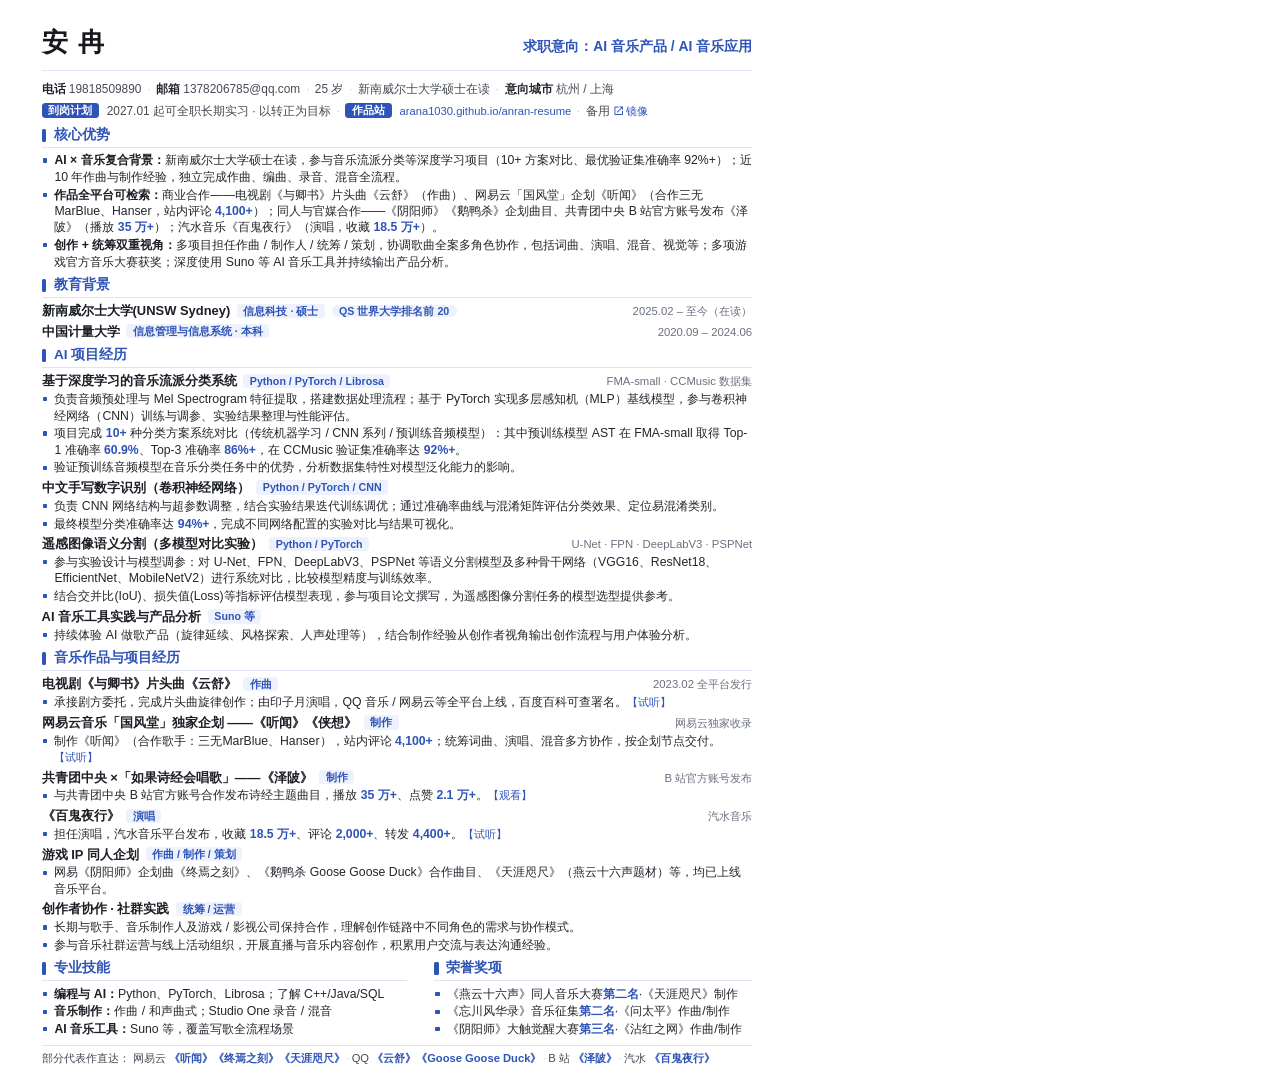
<file: src/resume_final_nophoto.html>
<!DOCTYPE html>
<html lang="zh-CN">
<head>
<meta charset="UTF-8">
<title>安冉 - 简历</title>
<style>
  @page { size: A4; margin: 0; }
  * { margin: 0; padding: 0; box-sizing: border-box; }
  html, body { width: 210mm; }
  body {
    font-family: "PingFang SC", "Hiragino Sans GB", "Microsoft YaHei", "Helvetica Neue", sans-serif;
    color: #23262c;
    font-size: 9.2pt;
    line-height: 1.34;
    padding: 6.5mm 11mm 3.5mm 11mm;
    -webkit-print-color-adjust: exact;
    print-color-adjust: exact;
    -webkit-font-smoothing: antialiased;
  }
  a { color: #2f54b8; text-decoration: none; }

  /* ===== Header ===== */
  .header { display: flex; justify-content: space-between; align-items: flex-start; }
  .h-left { flex: 1; padding-right: 6mm; }
  .name-row { display: flex; align-items: baseline; gap: 4mm; }
  .name { font-size: 19.5pt; font-weight: 700; letter-spacing: 1.5px; color: #16181d; }
  .artist { font-size: 8.8pt; color: #5a5f6b; }
  .intent { margin-top: 1.4mm; font-size: 10.4pt; font-weight: 600; color: #2f54b8; }
  .intent .city { font-weight: 400; color: #454a54; font-size: 9.2pt; }
  .contact { margin-top: 1.2mm; font-size: 8.9pt; color: #454a54; }
  .contact b { font-weight: 600; color: #23262c; }
  .sep { color: #c3c8d4; margin: 0 1.5mm; }
  .avail { margin-top: 1.4mm; font-size: 9.2pt; color: #23262c; font-weight: 600; }
  .avail-tag {
    display: inline-block; background: #2f54b8; color: #fff; font-size: 8pt; font-weight: 600;
    padding: 0 1.8mm; border-radius: 0.9mm; margin-right: 2mm; vertical-align: 0.2mm;
  }
  .photo {
    width: 20mm; height: 25.5mm; object-fit: cover; border-radius: 1.2mm;
    border: 0.4mm solid #e2e6f2; flex-shrink: 0;
  }
  /* 无照片版:按信息逻辑分组的通栏版头(有照片版用不到) */
  .header.nh { display: block; }
  .header.nh .hx-top { display: flex; justify-content: space-between; align-items: baseline; gap: 6mm; }
  .header.nh .hx-rule { border-top: 0.3mm solid #dfe4f2; margin: 2.8mm 0; }
  .header.nh .hx-line { font-size: 8.9pt; color: #454a54; margin-top: 1.6mm; }
  .header.nh .hx-line:first-of-type { margin-top: 0; }
  .header.nh .hx-line b { color: #23262c; font-weight: 600; }
  .header.nh .hx-line .ic { width: 1.02em; height: 1.02em; vertical-align: -0.14em; margin-right: 0.3mm; fill: currentColor; }

  /* ===== Sections ===== */
  .sec { margin-top: 1.6mm; }
  .sec-t {
    display: flex; align-items: center; gap: 2mm;
    font-size: 10.2pt; font-weight: 700; color: #2f54b8;
    padding-bottom: 0.7mm; border-bottom: 0.35mm solid #dfe4f2; margin-bottom: 1.15mm;
  }
  .sec-t::before {
    content: ""; width: 1.3mm; height: 3.4mm; background: #2f54b8; border-radius: 0.4mm;
  }

  /* bullets */
  ul { list-style: none; }
  li { position: relative; padding-left: 3.4mm; margin-bottom: 0.35mm; }
  li::before {
    content: ""; position: absolute; left: 0.4mm; top: 0.5em;
    width: 1.1mm; height: 1.1mm; background: #2f54b8; border-radius: 0.2mm;
  }
  li.sub::before { background: #b9c4e4; }

  /* entries */
  .entry { margin-bottom: 0.85mm; page-break-inside: avoid; }
  .entry:last-child { margin-bottom: 0; }
  .e-head { display: flex; justify-content: space-between; align-items: baseline; margin-bottom: 0.4mm; }
  .e-title { font-size: 9.7pt; font-weight: 700; color: #1c1f26; }
  .role {
    display: inline-block; margin-left: 1.8mm; padding: 0 1.7mm;
    font-size: 8pt; font-weight: 600; color: #2f54b8;
    background: #eef2fc; border-radius: 0.9mm; vertical-align: 0.15mm;
  }
  .e-note { font-size: 8.5pt; color: #6a7080; flex-shrink: 0; margin-left: 3mm; }
  .lk { font-size: 8.4pt; white-space: nowrap; }

  b, strong { font-weight: 600; }
  .hl { font-weight: 600; color: #1c1f26; }
  .num { font-weight: 700; color: #2f54b8; }

  .todo {
    background: #fff3d0; color: #96690f; border-radius: 0.8mm;
    padding: 0 1.3mm; font-size: 8.5pt;
  }

  .pill {
    font-size: 8pt; font-weight: 600; color: #2f54b8; background: #eef2fc;
    padding: 0 2mm; border-radius: 2mm;
  }

  /* two-column bottom */
  .cols { display: flex; gap: 7mm; }
  .col-l { flex: 1.15; }
  .col-r { flex: 1; }

  /* footer works */
  .works {
    margin-top: 1.7mm; padding-top: 1.2mm; border-top: 0.35mm solid #dfe4f2;
    font-size: 8.4pt; color: #454a54;
  }
  .works a { font-weight: 600; }
  .works .sep { margin: 0 0.5mm; }
</style>
</head>
<body>

  <!-- ================= Header ================= -->
  <div class="header nh">
    <div class="hx">
      <div class="hx-top"><span class="name">安 冉</span><span class="intent">求职意向：AI 音乐产品 / AI 音乐应用</span></div>
      <div class="hx-rule"></div>
      <div class="hx-line"><b>电话</b> 19818509890<span class="sep">·</span><b>邮箱</b> 1378206785@qq.com<span class="sep">·</span>25 岁<span class="sep">·</span>新南威尔士大学硕士在读<span class="sep">·</span><b>意向城市</b> 杭州 / 上海</div>
      <div class="hx-line"><span class="avail-tag">到岗计划</span>2027.01 起可全职长期实习 · 以转正为目标<span class="sep">·</span><span class="avail-tag">作品站</span><a class="lk" href="https://arana1030.github.io/anran-resume/">arana1030.github.io/anran-resume</a><span class="sep">·</span>备用 <a class="lk" href="https://anran-resume-musical.netlify.app"><svg class="ic" viewBox="0 0 24 24" aria-hidden="true"><path d="M14 3v2h3.59l-9.83 9.83 1.41 1.41L19 6.41V10h2V3h-7z M19 19H5V5h7V3H5c-1.11 0-2 .9-2 2v14c0 1.1.89 2 2 2h14c1.1 0 2-.9 2-2v-7h-2v7z"/></svg>镜像</a></div>
    </div>
  </div>

  <!-- ================= 核心优势 ================= -->
  <div class="sec">
    <div class="sec-t">核心优势</div>
    <ul>
      <li><span class="hl">AI × 音乐复合背景：</span>新南威尔士大学硕士在读，参与音乐流派分类等深度学习项目（10+ 方案对比、最优验证集准确率 92%+）；近 10 年作曲与制作经验，独立完成作曲、编曲、录音、混音全流程。</li>
      <li><span class="hl">作品全平台可检索：</span>商业合作——电视剧《与卿书》片头曲《云舒》（作曲）、网易云「国风堂」企划《听闻》（合作三无MarBlue、Hanser，站内评论 <span class="num">4,100+</span>）；同人与官媒合作——《阴阳师》《鹅鸭杀》企划曲目、共青团中央 B 站官方账号发布《泽陂》（播放 <span class="num">35 万+</span>）；汽水音乐《百鬼夜行》（演唱，收藏 <span class="num">18.5 万+</span>）。</li>
      <li><span class="hl">创作 + 统筹双重视角：</span>多项目担任作曲 / 制作人 / 统筹 / 策划，协调歌曲全案多角色协作，包括词曲、演唱、混音、视觉等；多项游戏官方音乐大赛获奖；深度使用 Suno 等 AI 音乐工具并持续输出产品分析。</li>
    </ul>
  </div>

  <!-- ================= 教育背景 ================= -->
  <div class="sec">
    <div class="sec-t">教育背景</div>
    <div class="entry">
      <div class="e-head">
        <span class="e-title">新南威尔士大学(UNSW Sydney)<span class="role">信息科技 · 硕士</span><span class="pill" style="margin-left:1.8mm">QS 世界大学排名前 20</span></span>
        <span class="e-note">2025.02 – 至今（在读）</span>
      </div>
    </div>
    <div class="entry">
      <div class="e-head">
        <span class="e-title">中国计量大学<span class="role">信息管理与信息系统 · 本科</span></span>
        <span class="e-note">2020.09 – 2024.06</span>
      </div>
    </div>
  </div>

  <!-- ================= AI 项目经历 ================= -->
  <div class="sec">
    <div class="sec-t">AI 项目经历</div>

    <div class="entry">
      <div class="e-head">
        <span class="e-title">基于深度学习的音乐流派分类系统<span class="role">Python / PyTorch / Librosa</span></span>
        <span class="e-note">FMA-small · CCMusic 数据集</span>
      </div>
      <ul>
        <li>负责音频预处理与 Mel Spectrogram 特征提取，搭建数据处理流程；基于 PyTorch 实现多层感知机（MLP）基线模型，参与卷积神经网络（CNN）训练与调参、实验结果整理与性能评估。</li>
        <li>项目完成 <span class="num">10+</span> 种分类方案系统对比（传统机器学习 / CNN 系列 / 预训练音频模型）：其中预训练模型 AST 在 FMA-small 取得 Top-1 准确率 <span class="num">60.9%</span>、Top-3 准确率 <span class="num">86%+</span>，在 CCMusic 验证集准确率达 <span class="num">92%+</span>。</li>
        <li>验证预训练音频模型在音乐分类任务中的优势，分析数据集特性对模型泛化能力的影响。</li>
      </ul>
    </div>

    <div class="entry">
      <div class="e-head">
        <span class="e-title">中文手写数字识别（卷积神经网络）<span class="role">Python / PyTorch / CNN</span></span>
      </div>
      <ul>
        <li>负责 CNN 网络结构与超参数调整，结合实验结果迭代训练调优；通过准确率曲线与混淆矩阵评估分类效果、定位易混淆类别。</li>
        <li>最终模型分类准确率达 <span class="num">94%+</span>，完成不同网络配置的实验对比与结果可视化。</li>
      </ul>
    </div>

    <div class="entry">
      <div class="e-head">
        <span class="e-title">遥感图像语义分割（多模型对比实验）<span class="role">Python / PyTorch</span></span>
        <span class="e-note">U-Net · FPN · DeepLabV3 · PSPNet</span>
      </div>
      <ul>
        <li>参与实验设计与模型调参：对 U-Net、FPN、DeepLabV3、PSPNet 等语义分割模型及多种骨干网络（VGG16、ResNet18、EfficientNet、MobileNetV2）进行系统对比，比较模型精度与训练效率。</li>
        <li>结合交并比(IoU)、损失值(Loss)等指标评估模型表现，参与项目论文撰写，为遥感图像分割任务的模型选型提供参考。</li>
      </ul>
    </div>

    <div class="entry">
      <div class="e-head">
        <span class="e-title">AI 音乐工具实践与产品分析<span class="role">Suno 等</span></span>
      </div>
      <ul>
        <li>持续体验 AI 做歌产品（旋律延续、风格探索、人声处理等），结合制作经验从创作者视角输出创作流程与用户体验分析。</li>
      </ul>
    </div>
  </div>

  <!-- ================= 音乐作品与项目经历 ================= -->
  <div class="sec">
    <div class="sec-t">音乐作品与项目经历</div>

    <div class="entry">
      <div class="e-head">
        <span class="e-title">电视剧《与卿书》片头曲《云舒》<span class="role">作曲</span></span>
        <span class="e-note">2023.02 全平台发行</span>
      </div>
      <ul>
        <li>承接剧方委托，完成片头曲旋律创作；由印子月演唱，QQ 音乐 / 网易云等全平台上线，百度百科可查署名。<a class="lk" href="https://y.qq.com/n/ryqq/songDetail/000zc8vi2ja74d">【试听】</a></li>
      </ul>
    </div>

    <div class="entry">
      <div class="e-head">
        <span class="e-title">网易云音乐「国风堂」独家企划 ——《听闻》《侠想》<span class="role">制作</span></span>
        <span class="e-note">网易云独家收录</span>
      </div>
      <ul>
        <li>制作《听闻》（合作歌手：三无MarBlue、Hanser），站内评论 <span class="num">4,100+</span>；统筹词曲、演唱、混音多方协作，按企划节点交付。<a class="lk" href="https://music.163.com/song?id=1398451964">【试听】</a></li>
      </ul>
    </div>

    <div class="entry">
      <div class="e-head">
        <span class="e-title">共青团中央 ×「如果诗经会唱歌」——《泽陂》<span class="role">制作</span></span>
        <span class="e-note">B 站官方账号发布</span>
      </div>
      <ul>
        <li>与共青团中央 B 站官方账号合作发布诗经主题曲目，播放 <span class="num">35 万+</span>、点赞 <span class="num">2.1 万+</span>。<a class="lk" href="https://www.bilibili.com/video/BV1g5411Y72G">【观看】</a></li>
      </ul>
    </div>

    <div class="entry">
      <div class="e-head">
        <span class="e-title">《百鬼夜行》<span class="role">演唱</span></span>
        <span class="e-note">汽水音乐</span>
      </div>
      <ul>
        <li>担任演唱，汽水音乐平台发布，收藏 <span class="num">18.5 万+</span>、评论 <span class="num">2,000+</span>、转发 <span class="num">4,400+</span>。<a class="lk" href="https://www.qishui.com/share/track?track_id=7117814352081586177">【试听】</a></li>
      </ul>
    </div>

    <div class="entry">
      <div class="e-head">
        <span class="e-title">游戏 IP 同人企划<span class="role">作曲 / 制作 / 策划</span></span>
      </div>
      <ul>
        <li>网易《阴阳师》企划曲《终焉之刻》、《鹅鸭杀 Goose Goose Duck》合作曲目、《天涯咫尺》（燕云十六声题材）等，均已上线音乐平台。</li>
      </ul>
    </div>

    <div class="entry">
      <div class="e-head">
        <span class="e-title">创作者协作 · 社群实践<span class="role">统筹 / 运营</span></span>
      </div>
      <ul>
        <li>长期与歌手、音乐制作人及游戏 / 影视公司保持合作，理解创作链路中不同角色的需求与协作模式。</li>
        <li>参与音乐社群运营与线上活动组织，开展直播与音乐内容创作，积累用户交流与表达沟通经验。</li>
      </ul>
    </div>
  </div>

  <!-- ================= 荣誉奖项 + 专业技能 ================= -->
  <div class="sec">
    <div class="cols">
      <div class="col-l">
        <div class="sec-t">专业技能</div>
        <ul>
          <li><span class="hl">编程与 AI：</span>Python、PyTorch、Librosa；了解 C++/Java/SQL</li>
          <li><span class="hl">音乐制作：</span>作曲 / 和声曲式；Studio One 录音 / 混音</li>
          <li><span class="hl">AI 音乐工具：</span>Suno 等，覆盖写歌全流程场景</li>
        </ul>
      </div>
      <div class="col-r">
        <div class="sec-t">荣誉奖项</div>
        <ul>
          <li>《燕云十六声》同人音乐大赛<span class="num">第二名</span>·《天涯咫尺》制作</li>
          <li>《忘川风华录》音乐征集<span class="num">第二名</span>·《问太平》作曲/制作</li>
          <li>《阴阳师》大触觉醒大赛<span class="num">第三名</span>·《沾红之网》作曲/制作</li>
        </ul>
      </div>
    </div>
  </div>

  <!-- ================= 作品链接 ================= -->
  <div class="works">
    部分代表作直达：
    网易云 <a href="https://music.163.com/song?id=1398451964">《听闻》</a><a href="https://music.163.com/song?id=2090661117">《终焉之刻》</a><a href="https://music.163.com/song?id=2740134559">《天涯咫尺》</a><span class="sep">·</span>QQ <a href="https://y.qq.com/n/ryqq/songDetail/000zc8vi2ja74d">《云舒》</a><a href="https://y.qq.com/n/ryqq/songDetail/002vGImT0TIwNb">《Goose Goose Duck》</a><span class="sep">·</span>B 站 <a href="https://www.bilibili.com/video/BV1g5411Y72G">《泽陂》</a><span class="sep">·</span>汽水 <a href="https://www.qishui.com/share/track?track_id=7117814352081586177">《百鬼夜行》</a>
  </div>

</body>
</html>
</file>
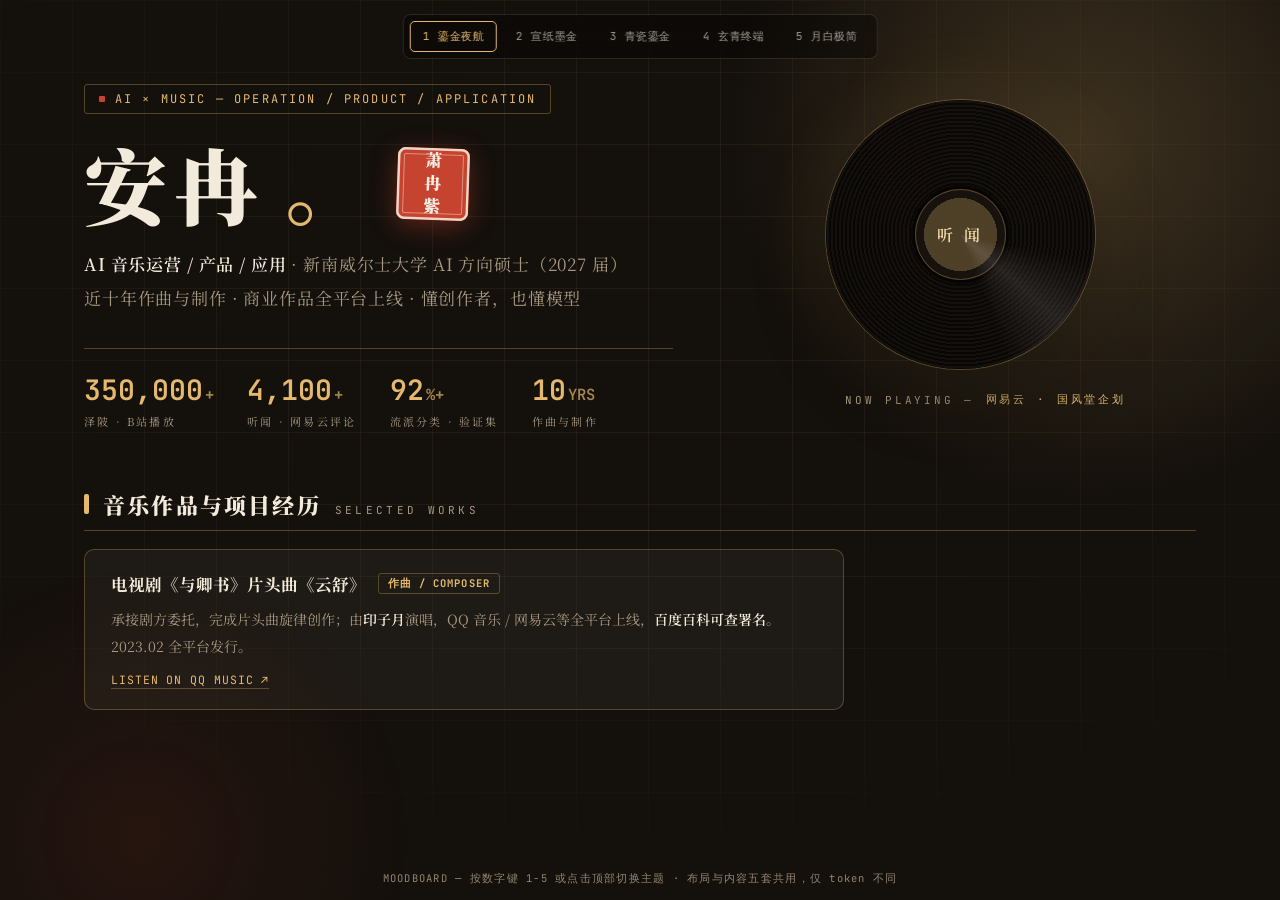
<file: web/moodboard.html>
<!DOCTYPE html>
<html lang="zh-CN">
<head>
<meta charset="UTF-8">
<meta name="viewport" content="width=device-width, initial-scale=1.0">
<title>安冉简历 · 风格 Moodboard（按 1-5 切换）</title>
<link rel="preconnect" href="https://fonts.googleapis.com">
<link href="https://fonts.googleapis.com/css2?family=Noto+Serif+SC:wght@400;600;900&family=Noto+Sans+SC:wght@400;500;700&family=JetBrains+Mono:wght@400;600&display=swap" rel="stylesheet">
<style>
  * { margin: 0; padding: 0; box-sizing: border-box; }
  :root {
    --mono: 'JetBrains Mono', monospace;
    --serif: 'Noto Serif SC', serif;
    --sans: 'Noto Sans SC', sans-serif;
  }

  /* ================= 五套主题 TOKEN ================= */
  /* A 鎏金夜航 · 黑金提亮版 */
  body.t-a {
    --bg: #14100C; --surface: rgba(255,240,214,0.045);
    --ink: #F2EADA; --dim: #A89A82;
    --acc: #E4B96E; --acc-hi: #F4DCA8; --acc2: #C6432F;
    --line: rgba(228,185,110,0.30); --grid: rgba(228,185,110,0.07);
    --glow1: rgba(228,185,110,0.20); --glow2: rgba(198,67,47,0.10);
    --particle: 226,190,130; --card-bd: rgba(228,185,110,0.28);
    --title-font: var(--serif); --body-font: var(--serif);
  }
  /* B 宣纸墨金 · 暖白亮色 */
  body.t-b {
    --bg: #F4EEE1; --surface: rgba(43,35,24,0.035);
    --ink: #2B2318; --dim: #7A6E5B;
    --acc: #9C7534; --acc-hi: #7A5A22; --acc2: #B3342E;
    --line: rgba(122,90,34,0.35); --grid: rgba(90,72,45,0.08);
    --glow1: rgba(212,175,110,0.30); --glow2: rgba(179,52,46,0.08);
    --particle: 150,120,70; --card-bd: rgba(122,90,34,0.30);
    --title-font: var(--serif); --body-font: var(--serif);
  }
  /* C 青瓷鎏金 · 深青绿 */
  body.t-c {
    --bg: #12211E; --surface: rgba(214,232,222,0.05);
    --ink: #E7EFE8; --dim: #93A79C;
    --acc: #D8B36A; --acc-hi: #EFD9A5; --acc2: #C6432F;
    --line: rgba(216,179,106,0.30); --grid: rgba(190,220,205,0.06);
    --glow1: rgba(216,179,106,0.16); --glow2: rgba(66,120,100,0.22);
    --particle: 205,220,190; --card-bd: rgba(216,179,106,0.28);
    --title-font: var(--serif); --body-font: var(--serif);
  }
  /* D 玄青终端 · 蓝黑科技 */
  body.t-d {
    --bg: #0A0F1C; --surface: rgba(140,190,255,0.05);
    --ink: #E8EDF6; --dim: #8A96AC;
    --acc: #5FD4C4; --acc-hi: #9AEBDF; --acc2: #E4B96E;
    --line: rgba(95,212,196,0.32); --grid: rgba(95,212,196,0.07);
    --glow1: rgba(95,212,196,0.14); --glow2: rgba(228,185,110,0.10);
    --particle: 140,220,205; --card-bd: rgba(95,212,196,0.28);
    --title-font: var(--serif); --body-font: var(--sans);
  }
  /* E 月白极简 · 现代国风 */
  body.t-e {
    --bg: #F7F6F2; --surface: rgba(20,20,20,0.03);
    --ink: #1A1A1A; --dim: #6E6E6A;
    --acc: #B3342E; --acc-hi: #8F241F; --acc2: #9C7534;
    --line: rgba(26,26,26,0.22); --grid: rgba(26,26,26,0.055);
    --glow1: rgba(179,52,46,0.07); --glow2: rgba(156,117,52,0.08);
    --particle: 120,120,116; --card-bd: rgba(26,26,26,0.16);
    --title-font: var(--serif); --body-font: var(--sans);
  }

  body {
    background: var(--bg); color: var(--ink);
    font-family: var(--body-font);
    min-height: 100vh; overflow-x: hidden;
    transition: background 0.5s, color 0.5s;
  }

  /* ================= 背景层 ================= */
  #dust { position: fixed; inset: 0; z-index: 0; }
  .nebula { position: fixed; z-index: 0; pointer-events: none; border-radius: 50%; will-change: transform; }
  .n1 { width: 62vmax; height: 62vmax; top: -20vmax; right: -16vmax;
        background: radial-gradient(circle, var(--glow1) 0%, transparent 65%); }
  .n2 { width: 46vmax; height: 46vmax; bottom: -18vmax; left: -12vmax;
        background: radial-gradient(circle, var(--glow2) 0%, transparent 65%); }
  .grid-bg {
    position: fixed; inset: 0; z-index: 0; pointer-events: none;
    background-image:
      linear-gradient(var(--grid) 1px, transparent 1px),
      linear-gradient(90deg, var(--grid) 1px, transparent 1px);
    background-size: 72px 72px;
    mask-image: radial-gradient(ellipse 95% 85% at 50% 35%, black 25%, transparent 78%);
    -webkit-mask-image: radial-gradient(ellipse 95% 85% at 50% 35%, black 25%, transparent 78%);
  }

  /* ================= 主题切换器 ================= */
  .switch {
    position: fixed; top: 14px; left: 50%; transform: translateX(-50%);
    z-index: 10; display: flex; gap: 6px;
    background: rgba(0,0,0,0.35); backdrop-filter: blur(10px);
    padding: 6px; border-radius: 8px; border: 1px solid rgba(255,255,255,0.12);
  }
  body.t-b .switch, body.t-e .switch { background: rgba(255,255,255,0.5); border-color: rgba(0,0,0,0.12); }
  .switch button {
    font-family: var(--mono); font-size: 11px; letter-spacing: 0.05em;
    padding: 7px 12px; border-radius: 5px; border: 1px solid transparent;
    background: transparent; color: inherit; cursor: pointer; opacity: 0.65;
  }
  .switch button.on { opacity: 1; border-color: var(--acc); color: var(--acc); }

  /* ================= 舞台 ================= */
  .stage {
    position: relative; z-index: 1;
    max-width: 1240px; margin: 0 auto;
    padding: 84px clamp(24px, 5vw, 64px) 60px;
    display: grid; grid-template-columns: 1.25fr 1fr;
    gap: clamp(24px, 4vw, 64px); align-items: center;
  }

  .tag {
    display: inline-flex; align-items: center; gap: 10px;
    font-family: var(--mono); font-size: 12px; letter-spacing: 0.18em;
    color: var(--acc); border: 1px solid var(--line);
    padding: 6px 14px; border-radius: 3px; margin-bottom: 26px;
  }
  .tag::before { content: ''; width: 6px; height: 6px; background: var(--acc2); border-radius: 1px; }

  h1 {
    font-family: var(--title-font); font-weight: 900;
    font-size: clamp(48px, 6.5vw, 88px); letter-spacing: 0.08em; line-height: 1.05;
    display: flex; align-items: center; gap: 22px;
  }
  h1 .dot { color: var(--acc); }

  /* 玉玺印章（占位形制：正式版将用篆书字形/SVG 描摹） */
  .seal {
    width: 72px; height: 72px; flex-shrink: 0;
    background: var(--acc2); border-radius: 8px;
    box-shadow: 0 6px 26px color-mix(in srgb, var(--acc2) 40%, transparent),
                inset 0 0 0 2.5px rgba(245,239,227,0.85),
                inset 0 0 0 6px var(--acc2),
                inset 0 0 0 7px rgba(245,239,227,0.45);
    display: grid; place-items: center;
    transform: rotate(2deg);
  }
  .seal span {
    color: #F5EFE3; font-family: var(--serif); font-weight: 900;
    writing-mode: vertical-rl; letter-spacing: 6px;
    font-size: 17px; line-height: 1;
  }

  .sub { margin-top: 20px; font-size: clamp(14px, 1.35vw, 17px); color: var(--dim); letter-spacing: 0.05em; line-height: 1.95; }
  .sub b { color: var(--ink); font-weight: 600; }

  .metrics { display: flex; gap: clamp(18px, 2.6vw, 40px); flex-wrap: wrap; margin-top: 34px; padding-top: 22px; border-top: 1px solid var(--line); }
  .m .v { font-family: var(--mono); font-weight: 600; font-size: clamp(20px, 2.2vw, 30px); color: var(--acc); }
  .m .v small { font-size: 0.55em; opacity: 0.7; margin-left: 2px; }
  .m .k { margin-top: 5px; font-size: 11px; letter-spacing: 0.2em; color: var(--dim); }

  /* ================= 唱片 + 波形 ================= */
  .deck { display: grid; place-items: center; gap: 18px; }
  .vinyl {
    position: relative; width: clamp(200px, 21vw, 290px); height: clamp(200px, 21vw, 290px); border-radius: 50%;
    background:
      radial-gradient(circle at 50% 50%, rgba(0,0,0,0.55) 0 26%, transparent 26%),
      repeating-radial-gradient(circle at 50% 50%, rgba(20,16,12,0.95) 0 2px, rgba(8,6,5,0.95) 2px 4px);
    box-shadow: 0 0 0 1px var(--line), 0 22px 70px rgba(0,0,0,0.45),
                0 0 80px color-mix(in srgb, var(--acc) 14%, transparent);
    animation: spin 9s linear infinite;
  }
  body.t-b .vinyl, body.t-e .vinyl { box-shadow: 0 0 0 1px var(--line), 0 18px 50px rgba(30,24,12,0.25); }
  .vinyl::after {
    content: ''; position: absolute; inset: 0; border-radius: 50%;
    background: conic-gradient(from 210deg, transparent 0 70%, rgba(255,255,255,0.10) 78%, transparent 86%);
  }
  .label {
    position: absolute; inset: 0; margin: auto; width: 34%; height: 34%; border-radius: 50%;
    background: radial-gradient(circle, color-mix(in srgb, var(--acc) 28%, #14100C) 0 58%, #17120E 58% 100%);
    border: 1px solid var(--line); display: grid; place-items: center; text-align: center;
  }
  .label .t { font-family: var(--serif); font-size: 16px; font-weight: 600; color: var(--acc-hi); letter-spacing: 0.2em; }
  @keyframes spin { to { transform: rotate(360deg); } }

  /* 音频波形（音乐 × 科技的桥梁元素） */
  .wave { display: flex; align-items: flex-end; gap: 3px; height: 26px; }
  .wave i { width: 3px; background: var(--acc); border-radius: 2px; animation: wv 1.1s ease-in-out infinite; }
  @keyframes wv { 0%,100% { height: 22%; } 50% { height: 100%; } }
  .cap { font-family: var(--mono); font-size: 11px; letter-spacing: 0.26em; color: var(--dim); display: flex; align-items: center; gap: 12px; }
  .cap em { color: var(--acc); font-style: normal; }

  /* ================= 正文样张（判断长文可读性） ================= */
  .body-sample {
    position: relative; z-index: 1;
    max-width: 1240px; margin: 0 auto; padding: 0 clamp(24px, 5vw, 64px) 80px;
  }
  .sec-t {
    display: flex; align-items: baseline; gap: 14px;
    font-family: var(--title-font); font-size: 22px; font-weight: 900; letter-spacing: 0.1em;
    padding-bottom: 10px; border-bottom: 1px solid var(--line); margin-bottom: 18px;
  }
  .sec-t .en { font-family: var(--mono); font-size: 11px; font-weight: 400; letter-spacing: 0.3em; color: var(--dim); }
  .sec-t::before { content: ''; width: 5px; height: 20px; background: var(--acc); border-radius: 2px; align-self: center; }
  .card {
    background: var(--surface); border: 1px solid var(--card-bd); border-radius: 10px;
    padding: 22px 26px; max-width: 760px;
  }
  .card .ct { display: flex; align-items: center; gap: 12px; font-weight: 700; font-size: 16.5px; }
  .role {
    font-family: var(--mono); font-size: 10.5px; color: var(--acc);
    border: 1px solid var(--line); padding: 2px 9px; border-radius: 3px; letter-spacing: 0.1em;
  }
  .card p { margin-top: 10px; color: var(--dim); font-size: 14px; line-height: 1.95; }
  .card p b { color: var(--ink); font-weight: 600; }
  .card .links { margin-top: 12px; font-family: var(--mono); font-size: 11.5px; letter-spacing: 0.08em; }
  .card .links a { color: var(--acc); text-decoration: none; border-bottom: 1px solid var(--line); padding-bottom: 1px; }

  .note {
    position: fixed; bottom: 14px; left: 50%; transform: translateX(-50%); z-index: 10;
    font-family: var(--mono); font-size: 10.5px; letter-spacing: 0.12em; color: var(--dim); opacity: 0.85;
  }
</style>
</head>
<body class="t-a">

<canvas id="dust"></canvas>
<div class="nebula n1" data-depth="0.03"></div>
<div class="nebula n2" data-depth="0.018"></div>
<div class="grid-bg"></div>

<nav class="switch" id="switch">
  <button data-t="t-a">1 鎏金夜航</button>
  <button data-t="t-b">2 宣纸墨金</button>
  <button data-t="t-c">3 青瓷鎏金</button>
  <button data-t="t-d">4 玄青终端</button>
  <button data-t="t-e">5 月白极简</button>
</nav>

<div class="stage">
  <div>
    <div class="tag">AI × MUSIC — OPERATION / PRODUCT / APPLICATION</div>
    <h1>安冉<span class="dot">。</span><span class="seal"><span>萧冉紫</span></span></h1>
    <p class="sub">
      <b>AI 音乐运营 / 产品 / 应用</b> · 新南威尔士大学 AI 方向硕士（2027 届）<br>
      近十年作曲与制作 · 商业作品全平台上线 · 懂创作者，也懂模型
    </p>
    <div class="metrics">
      <div class="m"><div class="v">350,000<small>+</small></div><div class="k">泽陂 · B站播放</div></div>
      <div class="m"><div class="v">4,100<small>+</small></div><div class="k">听闻 · 网易云评论</div></div>
      <div class="m"><div class="v">92<small>%+</small></div><div class="k">流派分类 · 验证集</div></div>
      <div class="m"><div class="v">10<small>YRS</small></div><div class="k">作曲与制作</div></div>
    </div>
  </div>
  <div class="deck">
    <div class="vinyl"><div class="label"><div class="t">听 闻</div></div></div>
    <div class="cap">
      <span class="wave"><i style="animation-delay:0s"></i><i style="animation-delay:.15s"></i><i style="animation-delay:.3s"></i><i style="animation-delay:.45s"></i><i style="animation-delay:.6s"></i><i style="animation-delay:.22s"></i><i style="animation-delay:.5s"></i></span>
      NOW PLAYING — <em>网易云 · 国风堂企划</em>
    </div>
  </div>
</div>

<div class="body-sample">
  <div class="sec-t">音乐作品与项目经历 <span class="en">SELECTED WORKS</span></div>
  <div class="card">
    <div class="ct">电视剧《与卿书》片头曲《云舒》 <span class="role">作曲 / COMPOSER</span></div>
    <p>承接剧方委托，完成片头曲旋律创作；由<b>印子月</b>演唱，QQ 音乐 / 网易云等全平台上线，<b>百度百科可查署名</b>。2023.02 全平台发行。</p>
    <div class="links"><a href="#">LISTEN ON QQ MUSIC ↗</a></div>
  </div>
</div>

<div class="note">MOODBOARD — 按数字键 1-5 或点击顶部切换主题 · 布局与内容五套共用，仅 token 不同</div>

<script>
/* ===== 主题切换 ===== */
const THEMES = ['t-a','t-b','t-c','t-d','t-e'];
const sw = document.getElementById('switch');
function setTheme(t) {
  document.body.className = t;
  [...sw.children].forEach(b => b.classList.toggle('on', b.dataset.t === t));
  refreshParticleColor();
}
sw.addEventListener('click', e => { if (e.target.dataset.t) setTheme(e.target.dataset.t); });
addEventListener('keydown', e => { const i = parseInt(e.key) - 1; if (THEMES[i]) setTheme(THEMES[i]); });
const hash = (location.hash || '').replace('#','');
setTheme(THEMES.includes('t-' + hash) ? 't-' + hash : 't-a');

/* ===== 粒子 + 视差（颜色随主题） ===== */
const cv = document.getElementById('dust'), cx = cv.getContext('2d');
let W, H, P = [], pcol = '226,190,130';
const DPR = Math.min(devicePixelRatio || 1, 2);
function refreshParticleColor() {
  pcol = getComputedStyle(document.body).getPropertyValue('--particle').trim() || pcol;
}
function resize() {
  W = cv.width = innerWidth * DPR; H = cv.height = innerHeight * DPR;
  cv.style.width = innerWidth + 'px'; cv.style.height = innerHeight + 'px';
}
resize(); addEventListener('resize', resize);
for (let i = 0; i < 110; i++) {
  const depth = 0.25 + Math.random() * 0.75;
  P.push({ x: Math.random(), y: Math.random(), r: (0.4 + Math.random() * 1.4) * depth,
    a: 0.10 + Math.random() * 0.45 * depth,
    vx: (Math.random() - 0.5) * 0.00006, vy: -0.00003 - Math.random() * 0.00007,
    tw: Math.random() * Math.PI * 2, depth });
}
let mx = 0.5, my = 0.5, sx = 0.5, sy = 0.5;
addEventListener('mousemove', e => { mx = e.clientX / innerWidth; my = e.clientY / innerHeight; });
const nebs = document.querySelectorAll('.nebula');
function tick() {
  sx += (mx - sx) * 0.04; sy += (my - sy) * 0.04;
  cx.clearRect(0, 0, W, H);
  for (const p of P) {
    p.x += p.vx; p.y += p.vy; p.tw += 0.02;
    if (p.y < -0.02) { p.y = 1.02; p.x = Math.random(); }
    if (p.x < -0.02) p.x = 1.02; if (p.x > 1.02) p.x = -0.02;
    const px = (p.x + (sx - 0.5) * 0.045 * p.depth) * W;
    const py = (p.y + (sy - 0.5) * 0.045 * p.depth) * H;
    cx.beginPath();
    cx.arc(px, py, p.r * DPR, 0, 7);
    cx.fillStyle = `rgba(${pcol},${p.a * (0.65 + 0.35 * Math.sin(p.tw))})`;
    cx.fill();
  }
  nebs.forEach(n => {
    const d = parseFloat(n.dataset.depth);
    n.style.transform = `translate(${(sx - 0.5) * -100 * d}vmax, ${(sy - 0.5) * -60 * d}vmax)`;
  });
  requestAnimationFrame(tick);
}
requestAnimationFrame(tick);
</script>

</body>
</html>
</file>
